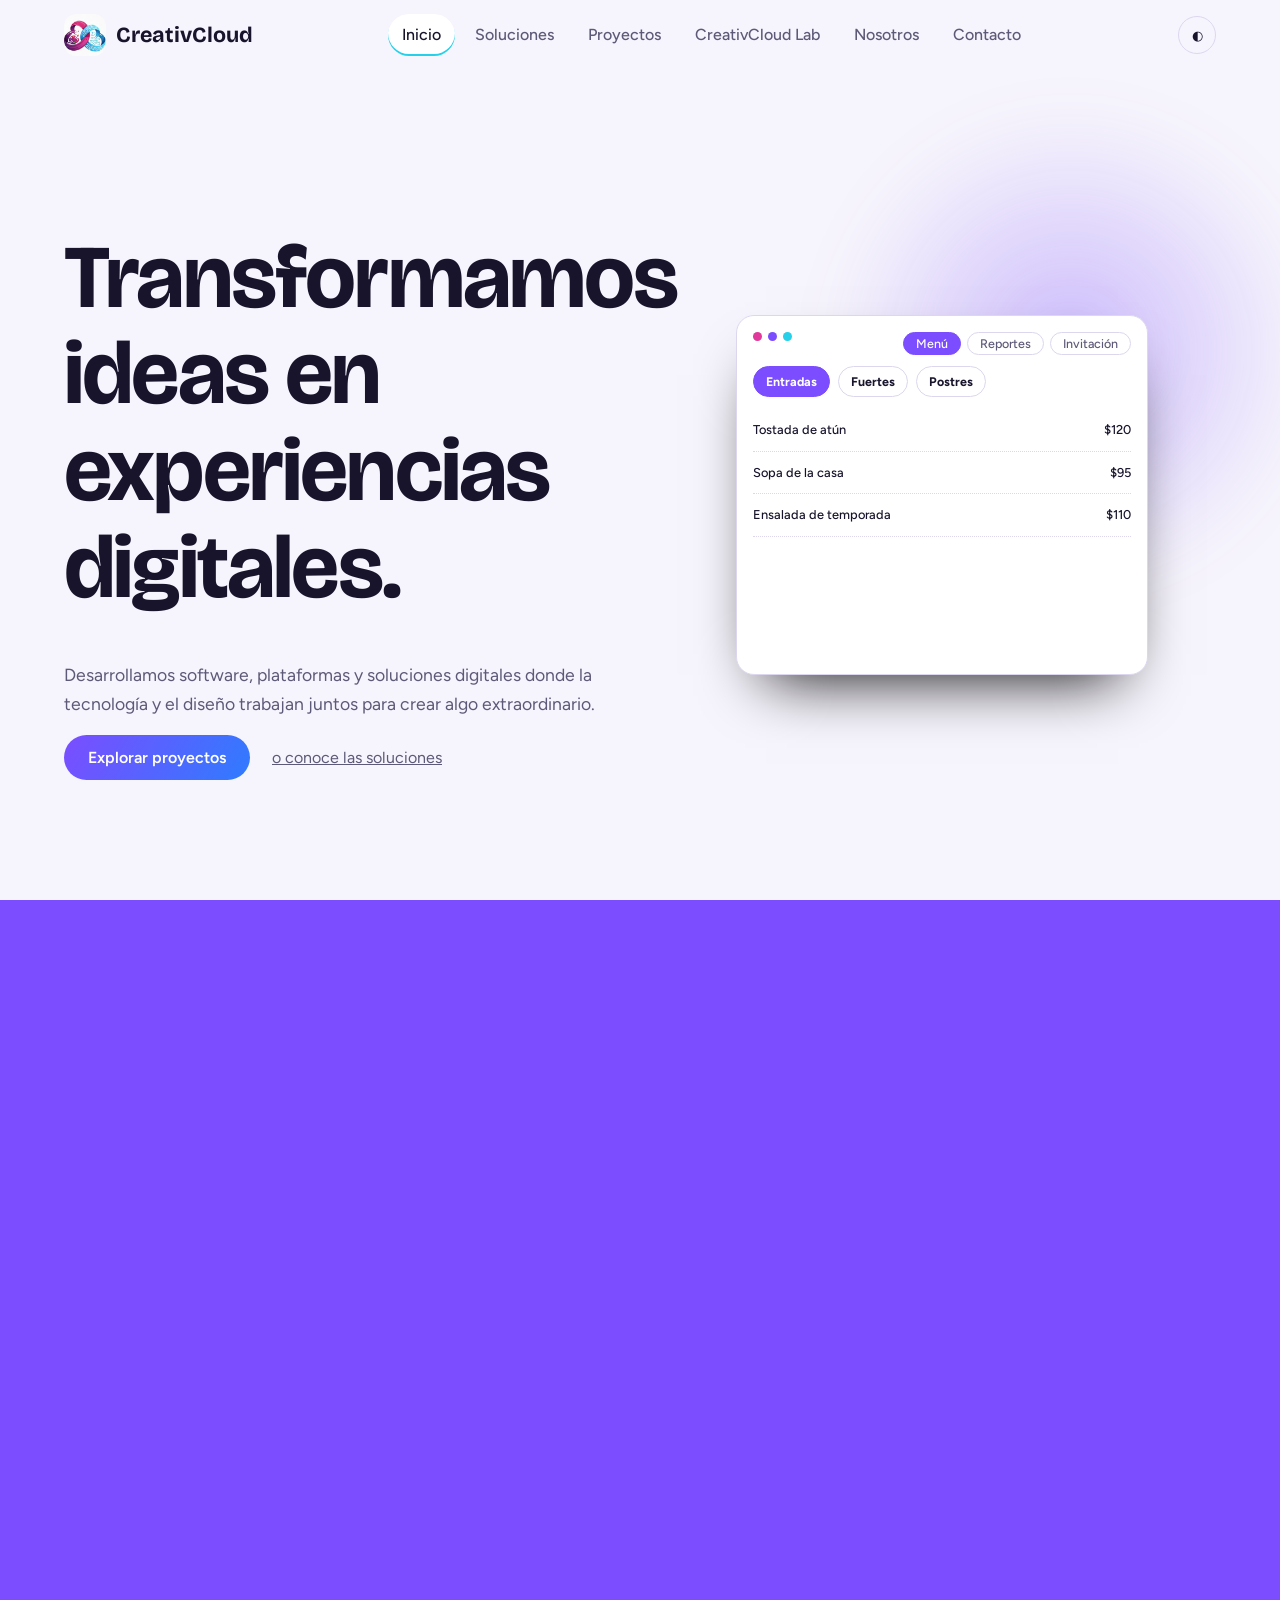
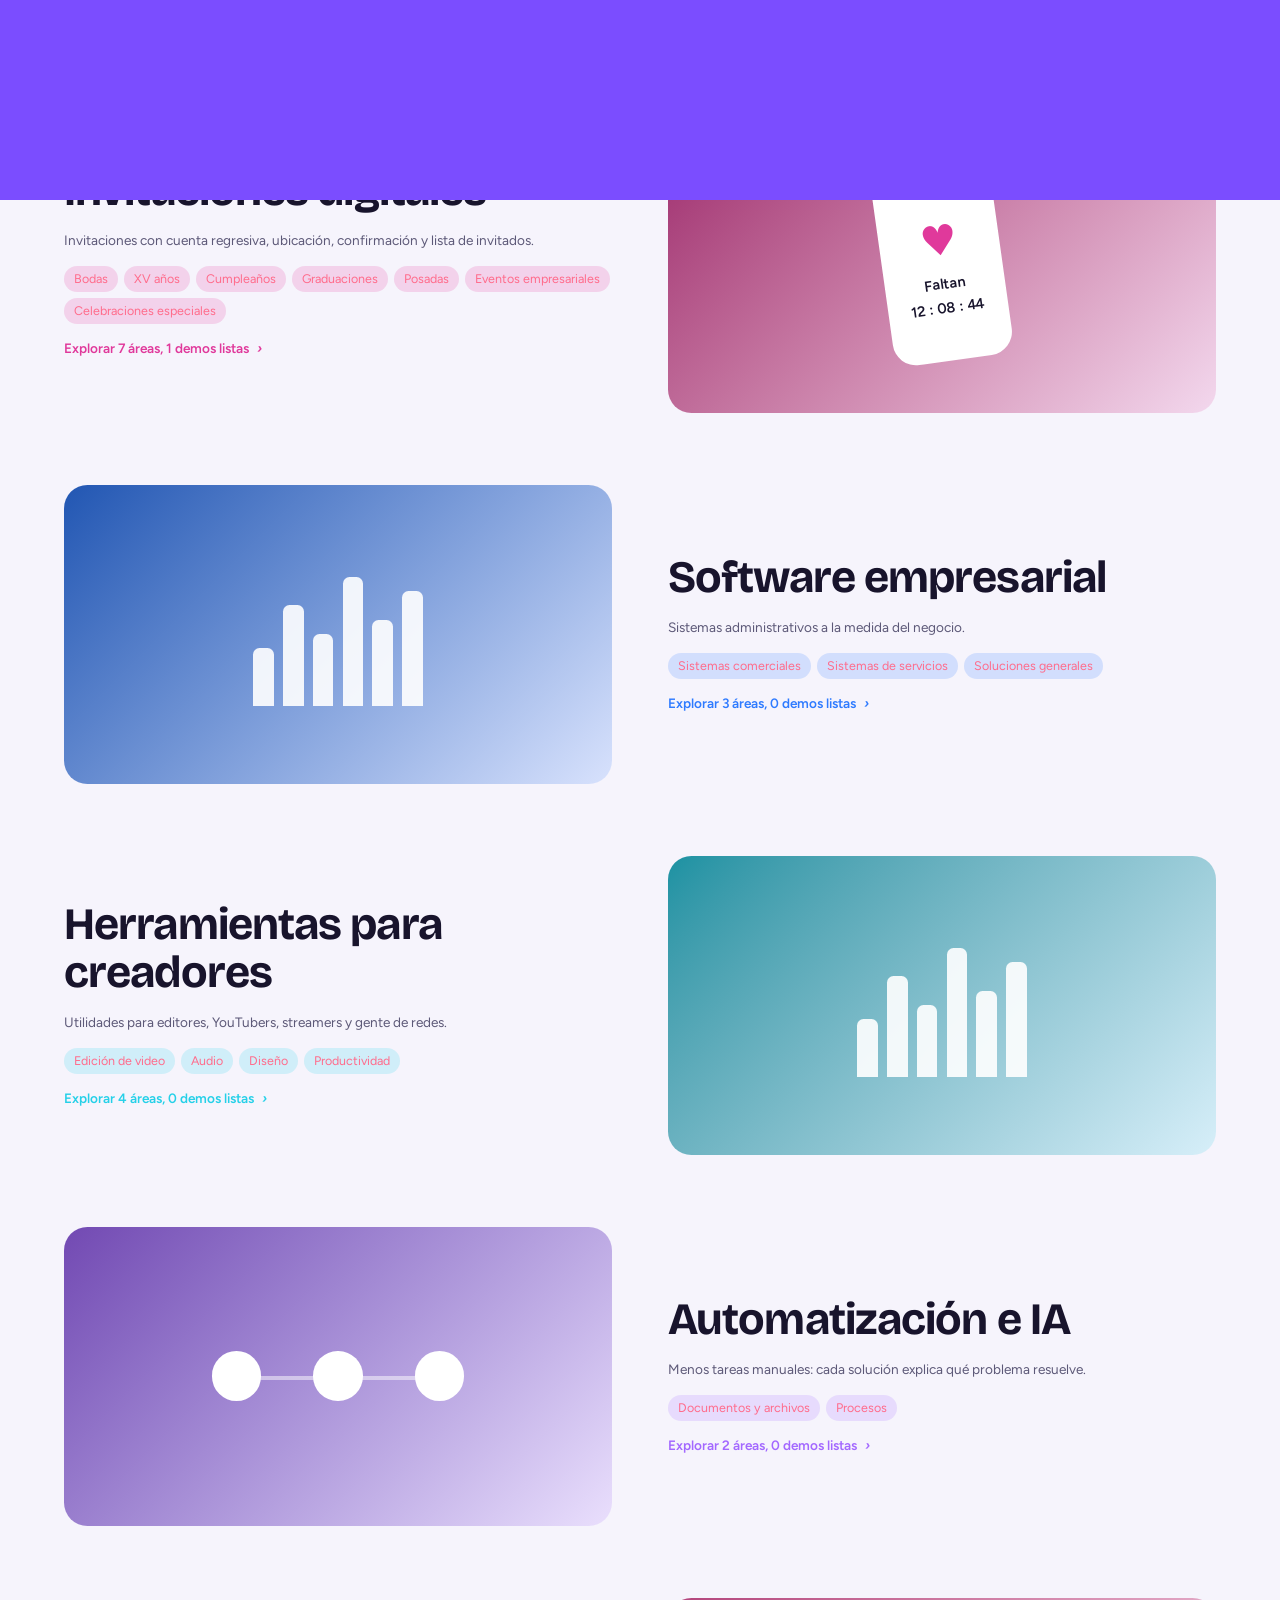
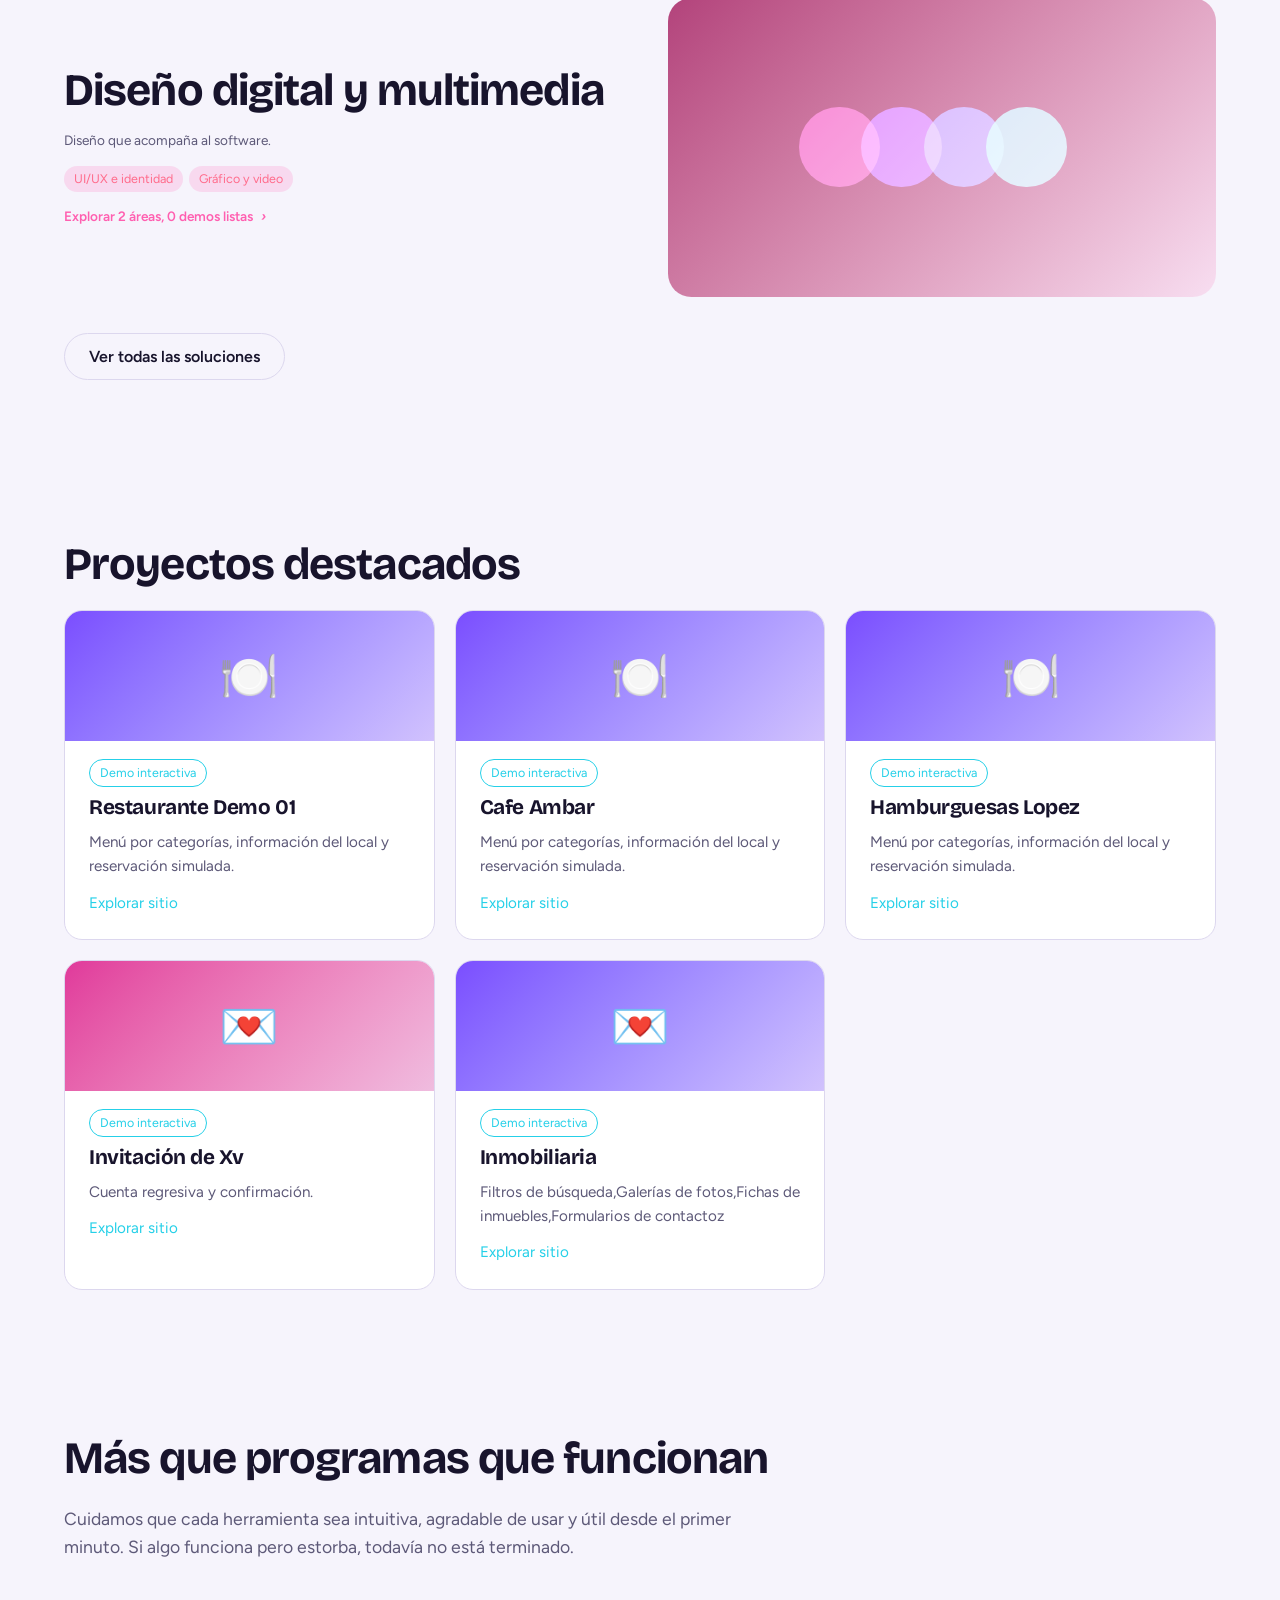
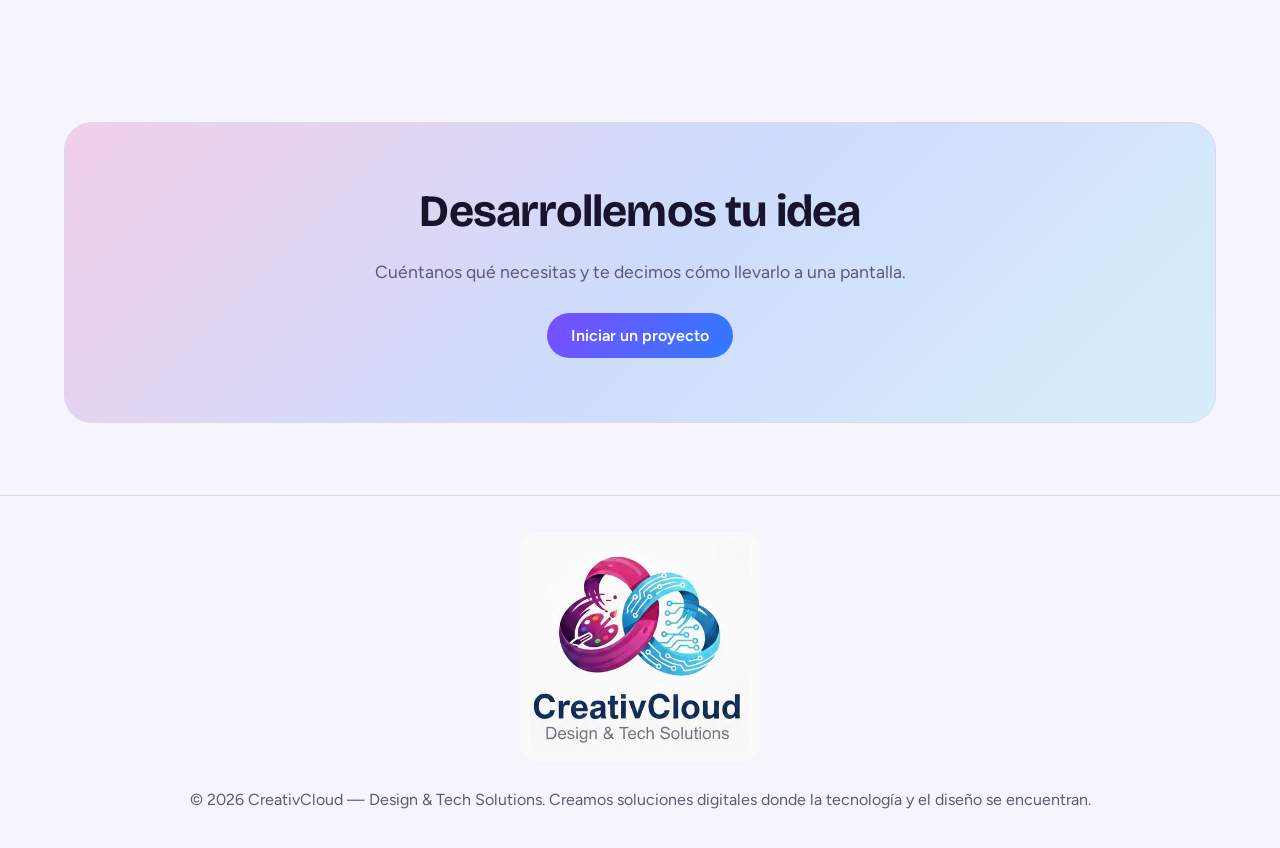
<file: index.html>
<!DOCTYPE html>
<html lang="es"><head><meta charset="utf-8">
<meta name="viewport" content="width=device-width, initial-scale=1, viewport-fit=cover">
<title>CreativCloud — Design & Tech Solutions</title>
<meta name="description" content="CreativCloud desarrolla software, plataformas y experiencias digitales donde la tecnología y el diseño trabajan juntos.">
<link rel="stylesheet" href="https://fonts.googleapis.com/css2?family=Bricolage+Grotesque:opsz,wght@12..96,500;12..96,700&family=Figtree:wght@400;500;600&display=swap">
<link rel="stylesheet" href="assets/styles.css">
</head><body>
<div id="ld"><span class="mark"><i></i></span></div><div id="cv"></div>
<header id="hd"><a class="logo" href="#inicio" id="lg"></a><button id="bt" aria-label="Abrir menú" aria-expanded="false">Menú</button><nav id="nv"></nav><button id="th" aria-label="Cambiar tema claro u oscuro">◐</button></header>
<main id="app"></main>
<footer><div class="fp2"><img id="fl" alt="CreativCloud, Design &amp; Tech Solutions"></div><br>© 2026 CreativCloud — Design &amp; Tech Solutions. Creamos soluciones digitales donde la tecnología y el diseño se encuentran.</footer>
<script src="assets/app.js"></script>
</body></html>
</file>
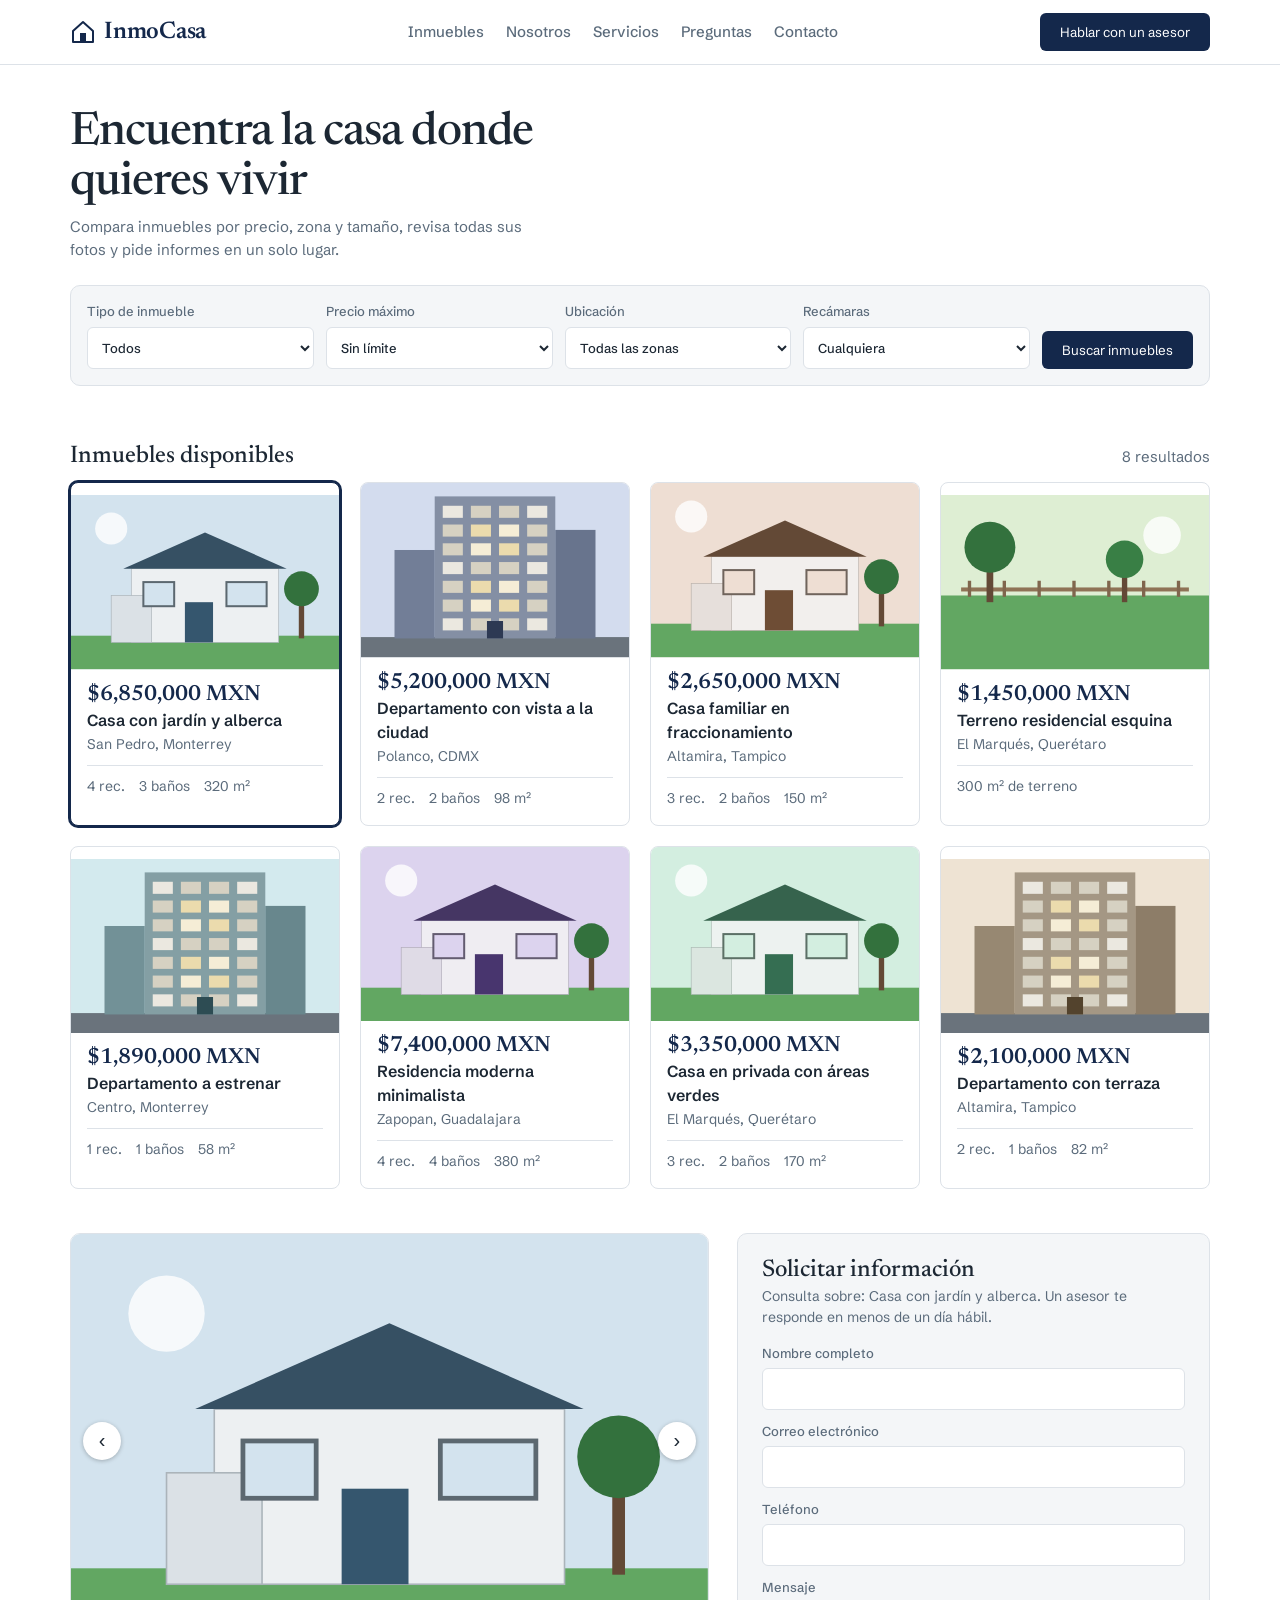
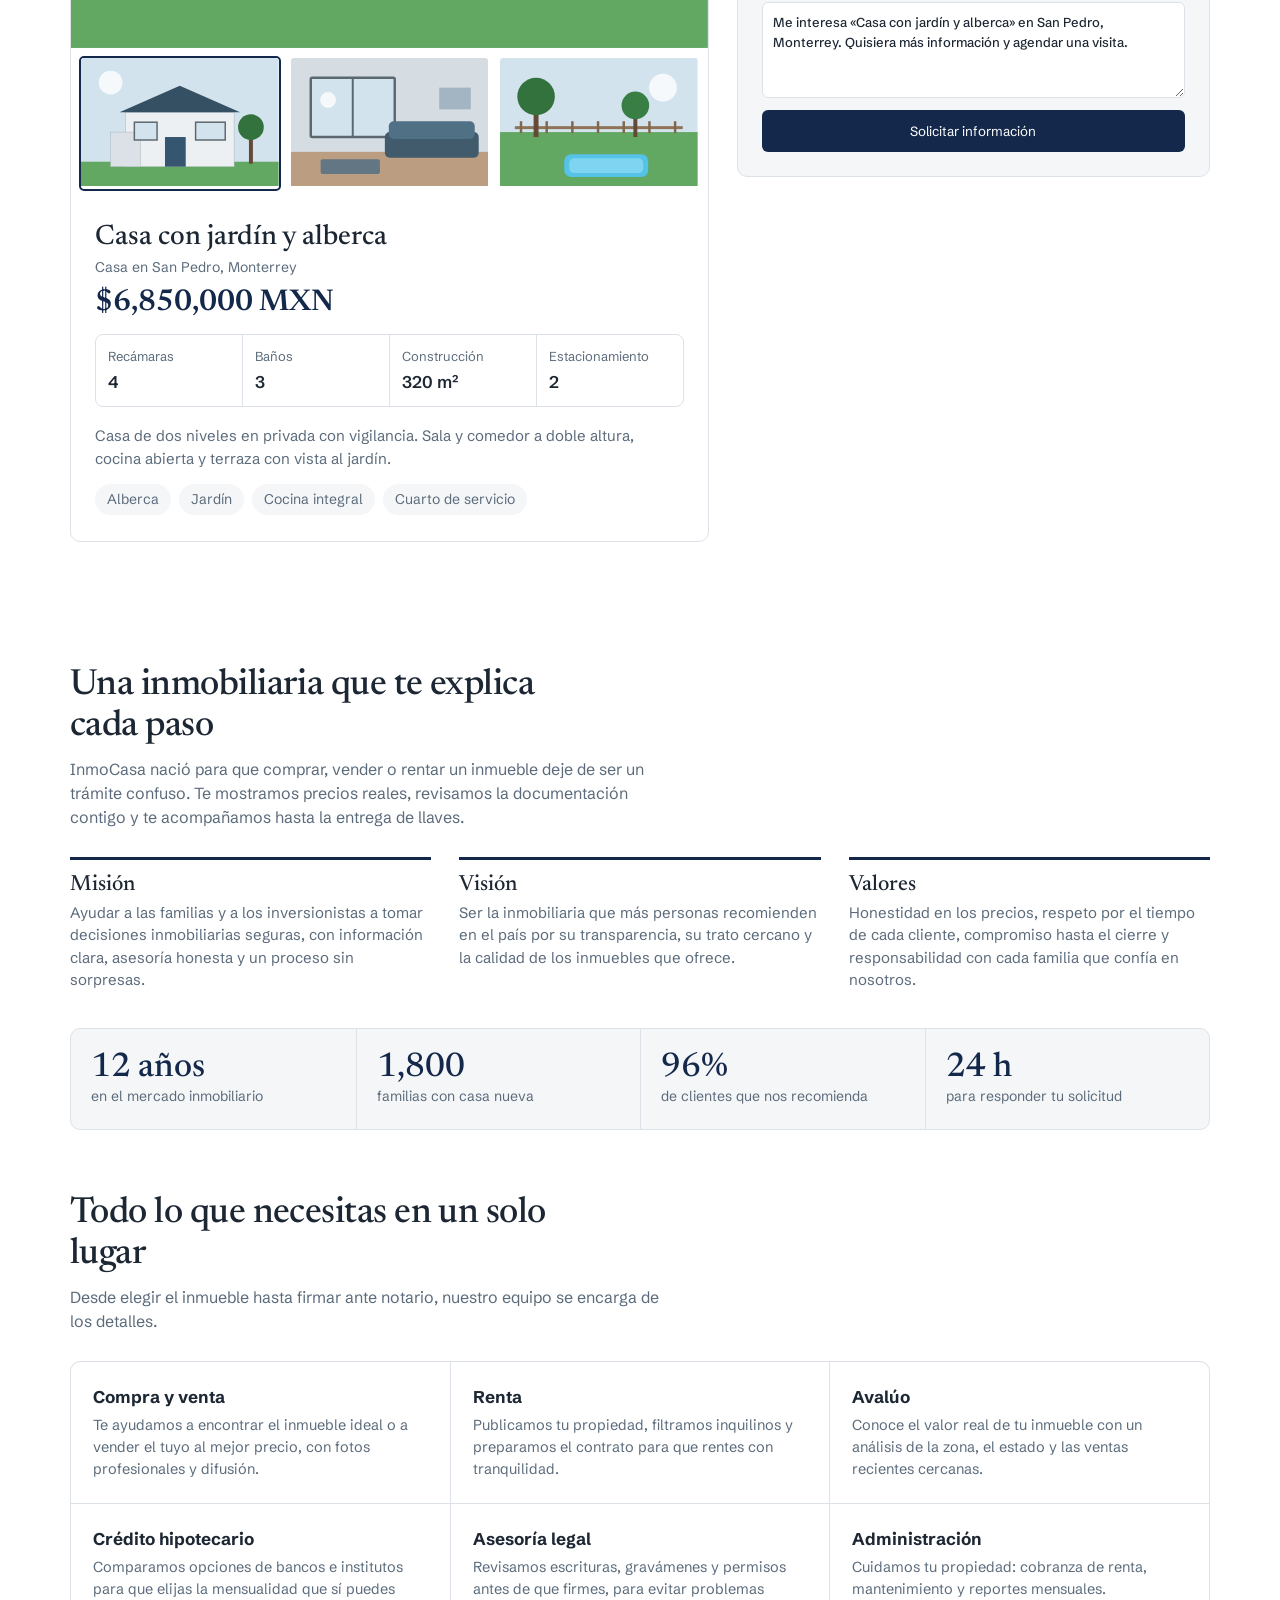
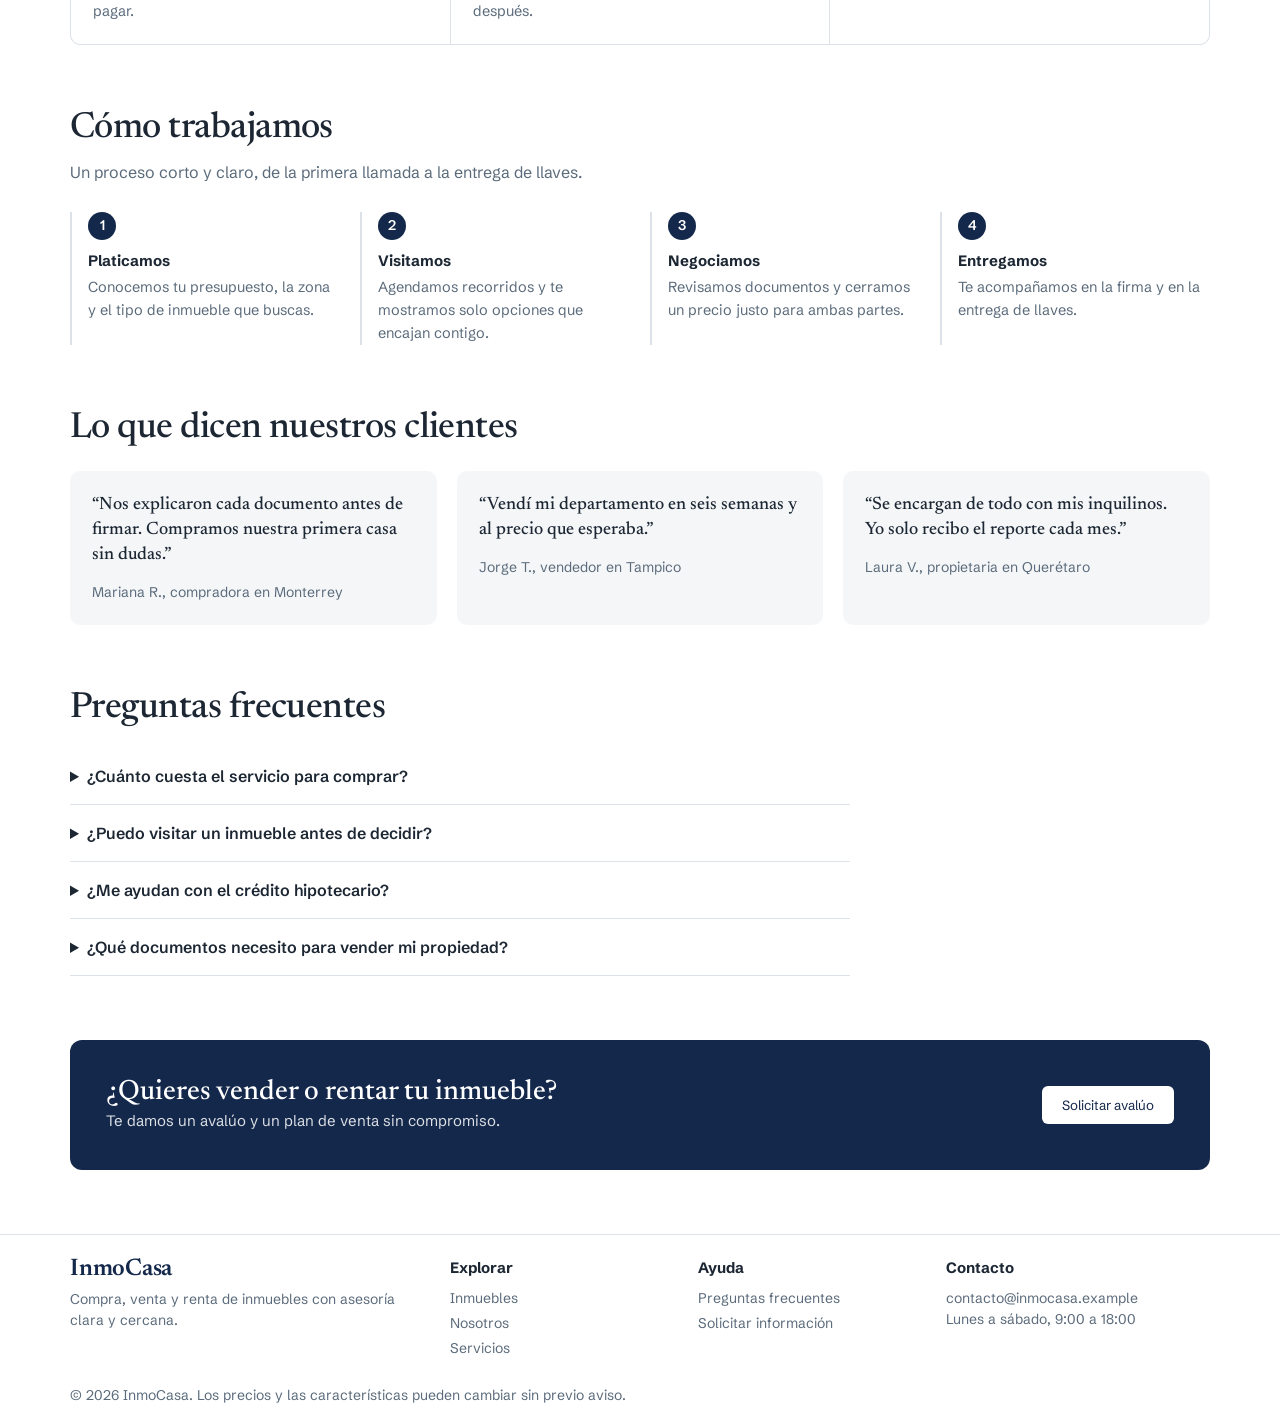
<file: demos/desarrollo-web/inmobiliarias/inmb-1/index.html>
<!DOCTYPE html>
<html lang="es">
<head>
<meta charset="utf-8">
<meta name="viewport" content="width=device-width, initial-scale=1, viewport-fit=cover">
<title>InmoCasa · Catálogo de inmuebles</title>
<link rel="stylesheet" href="https://fonts.googleapis.com/css2?family=Schibsted+Grotesk:wght@400;500;600;700&family=Newsreader:opsz,wght@6..72,500;6..72,600&display=swap">
<style>
:root{--bg:#fff;--surface:#f4f6f8;--line:#dde2e8;--ink:#1c2733;--slate:#5b6b7b;--navy:#14284b;--navy-h:#1d3a6b;--on-navy:#fff;--ok:#1f7a4d;
box-sizing:border-box;padding-top:env(safe-area-inset-top,0px);padding-bottom:env(safe-area-inset-bottom,0px);color-scheme:light}
@media (prefers-color-scheme:dark){:root:not([data-theme="light"]){--bg:#0f161f;--surface:#18222e;--line:#2b3846;--ink:#e8edf2;--slate:#9aabbb;--navy:#5b8cd6;--navy-h:#78a2e6;--on-navy:#0b1422;--ok:#5fcf9a;color-scheme:dark}}
:root[data-theme="dark"]{--bg:#0f161f;--surface:#18222e;--line:#2b3846;--ink:#e8edf2;--slate:#9aabbb;--navy:#5b8cd6;--navy-h:#78a2e6;--on-navy:#0b1422;--ok:#5fcf9a;color-scheme:dark}
html{scroll-padding-top:env(safe-area-inset-top,0px)}
*{box-sizing:border-box}
body{margin:0;background:var(--bg);color:var(--ink);font:400 15px/1.5 "Schibsted Grotesk",system-ui,-apple-system,"Segoe UI",sans-serif}
.wrap{max-width:1180px;margin:0 auto;padding:0 20px}
header{border-bottom:1px solid var(--line)}
header .wrap{display:flex;align-items:center;justify-content:space-between;height:64px}
.logo{font:600 24px "Newsreader",Georgia,serif;color:var(--navy);display:flex;align-items:center;gap:8px;letter-spacing:-.01em}
nav{display:flex;gap:22px;color:var(--slate);font-weight:500}
nav a{color:inherit;text-decoration:none}nav a:hover{color:var(--ink)}
.btn{background:var(--navy);color:var(--on-navy);border:0;border-radius:6px;padding:11px 20px;font:600 15px inherit;font-family:inherit;cursor:pointer}
.btn:hover{background:var(--navy-h)}
:focus-visible{outline:2px solid var(--navy);outline-offset:2px}
.hero{padding:44px 0 28px}
h1{font:500 clamp(30px,4.4vw,46px)/1.08 "Newsreader",Georgia,serif;margin:0 0 8px;letter-spacing:-.02em;max-width:18ch}
.hero p{color:var(--slate);margin:0 0 24px;max-width:52ch}
.filters{display:grid;grid-template-columns:repeat(4,1fr) auto;gap:12px;background:var(--surface);border:1px solid var(--line);border-radius:10px;padding:16px;align-items:end}
.filters label{display:flex;flex-direction:column;gap:5px;font-size:13px;color:var(--slate);font-weight:500}
select{height:42px;border:1px solid var(--line);border-radius:6px;background:var(--bg);color:var(--ink);padding:0 10px;font:inherit}
.bar{display:flex;justify-content:space-between;align-items:baseline;margin:30px 0 14px}
.bar h2{font:500 24px "Newsreader",Georgia,serif;margin:0}
.bar span{color:var(--slate)}
.grid{display:grid;grid-template-columns:repeat(auto-fill,minmax(260px,1fr));gap:20px}
.card{background:var(--bg);border:1px solid var(--line);border-radius:8px;overflow:hidden;cursor:pointer;text-align:left;padding:0;font:inherit;color:inherit;display:block;width:100%}
.card:hover{border-color:var(--slate)}
.card[aria-pressed="true"]{border-color:var(--navy);box-shadow:0 0 0 2px var(--navy)}
.card svg,.slide svg{display:block;width:100%;height:auto}
.card .in{padding:14px 16px 16px}
.price{font:600 22px "Newsreader",Georgia,serif;color:var(--navy)}
.card h3{margin:2px 0 2px;font-size:16px;font-weight:600}
.loc{color:var(--slate);font-size:14px}
.meta{display:flex;gap:14px;margin-top:10px;padding-top:10px;border-top:1px solid var(--line);color:var(--slate);font-size:14px}
.empty{grid-column:1/-1;padding:40px;text-align:center;background:var(--surface);border-radius:8px;color:var(--slate)}
.detail{display:grid;grid-template-columns:1.35fr 1fr;gap:28px;margin:44px 0 60px;align-items:start}
.spec{border:1px solid var(--line);border-radius:10px;overflow:hidden}
.slider{position:relative;background:var(--surface)}
.slide{display:none}.slide.on{display:block}
.arrow{position:absolute;top:50%;transform:translateY(-50%);width:38px;height:38px;border-radius:50%;border:0;background:var(--bg);color:var(--ink);font-size:20px;cursor:pointer;box-shadow:0 1px 4px rgba(0,0,0,.25)}
.arrow.l{left:12px}.arrow.r{right:12px}
.dots{position:absolute;bottom:10px;left:0;right:0;display:flex;justify-content:center;gap:7px}
.dots button{width:9px;height:9px;border-radius:50%;border:0;background:rgba(255,255,255,.65);padding:0;cursor:pointer}
.dots button.on{background:var(--navy)}
.thumbs{display:grid;grid-template-columns:repeat(3,1fr);gap:8px;padding:8px}
.thumbs button{border:2px solid transparent;border-radius:5px;padding:0;overflow:hidden;cursor:pointer;background:none}
.thumbs button.on{border-color:var(--navy)}
.sbody{padding:22px 24px 26px}
.sbody h2{font:500 28px/1.15 "Newsreader",Georgia,serif;margin:0 0 4px}
.sbody .price{font-size:30px;display:block;margin:10px 0 16px}
dl{display:grid;grid-template-columns:repeat(4,1fr);gap:1px;background:var(--line);border:1px solid var(--line);border-radius:8px;overflow:hidden;margin:0 0 18px}
dl div{background:var(--bg);padding:12px}
dt{color:var(--slate);font-size:13px}dd{margin:2px 0 0;font-weight:600;font-size:17px}
.feat{display:flex;flex-wrap:wrap;gap:8px;margin:14px 0 0;padding:0;list-style:none}
.feat li{background:var(--surface);border-radius:999px;padding:5px 12px;font-size:14px;color:var(--slate)}
.sbody p{color:var(--slate);margin:0;max-width:62ch}
form{position:sticky;top:16px;background:var(--surface);border:1px solid var(--line);border-radius:10px;padding:24px}
form h2{font:500 24px "Newsreader",Georgia,serif;margin:0 0 4px}
form>p{margin:0 0 16px;color:var(--slate);font-size:14px}
.f{display:flex;flex-direction:column;gap:5px;margin-bottom:12px;font-size:13px;color:var(--slate);font-weight:500}
input,textarea{border:1px solid var(--line);border-radius:6px;background:var(--bg);color:var(--ink);padding:10px;font:inherit}
textarea{min-height:96px;resize:vertical}
form .btn{width:100%;padding:13px}
.ok{display:none;margin-top:14px;color:var(--ok);font-weight:600}
.sec{padding:64px 0 0}.sec h2.t{font:500 clamp(26px,3.4vw,36px)/1.12 "Newsreader",Georgia,serif;margin:0 0 10px;letter-spacing:-.015em;max-width:24ch}.sec>p.lead{color:var(--slate);max-width:60ch;margin:0 0 28px;font-size:16px}
.mv{display:grid;grid-template-columns:repeat(3,1fr);gap:28px}.mv div{border-top:3px solid var(--navy);padding-top:14px}.mv h3{font:500 22px "Newsreader",Georgia,serif;margin:0 0 6px}.mv p{margin:0;color:var(--slate)}
.stats{display:grid;grid-template-columns:repeat(4,1fr);margin-top:36px;background:var(--surface);border:1px solid var(--line);border-radius:10px}.stats div{padding:22px 20px;border-left:1px solid var(--line)}.stats div:first-child{border-left:0}.stats b{display:block;font:500 34px "Newsreader",Georgia,serif;color:var(--navy)}.stats span{color:var(--slate);font-size:14px}
.svc{display:grid;grid-template-columns:repeat(3,1fr);gap:1px;background:var(--line);border:1px solid var(--line);border-radius:10px;overflow:hidden}.svc div{background:var(--bg);padding:22px}.svc h3{margin:0 0 6px;font-size:17px}.svc p{margin:0;color:var(--slate);font-size:14.5px}
.steps{display:grid;grid-template-columns:repeat(4,1fr);gap:20px;list-style:none;padding:0;margin:0;counter-reset:s}.steps li{counter-increment:s;border-left:2px solid var(--line);padding:0 0 0 16px}.steps li::before{content:counter(s);display:grid;place-items:center;width:28px;height:28px;border-radius:50%;background:var(--navy);color:var(--on-navy);font-weight:600;font-size:14px;margin-bottom:10px}.steps b{display:block;margin-bottom:4px}.steps span{color:var(--slate);font-size:14.5px}
.quotes{display:grid;grid-template-columns:repeat(3,1fr);gap:20px}.quotes figure{margin:0;background:var(--surface);border-radius:10px;padding:22px}.quotes blockquote{margin:0 0 14px;font:500 18px/1.4 "Newsreader",Georgia,serif}.quotes figcaption{color:var(--slate);font-size:14px}
.faq{max-width:780px}.faq details{border-bottom:1px solid var(--line);padding:16px 0}.faq summary{cursor:pointer;font-weight:600;font-size:16px}.faq details p{margin:10px 0 0;color:var(--slate)}
.cta{margin-top:64px;background:var(--navy);color:var(--on-navy);border-radius:12px;padding:38px 36px;display:flex;justify-content:space-between;align-items:center;gap:20px;flex-wrap:wrap}.cta h2{font:500 28px "Newsreader",Georgia,serif;margin:0 0 4px}.cta p{margin:0;opacity:.85}.cta .btn{background:var(--bg);color:var(--navy)}.cta .btn:hover{background:var(--surface)}
footer{margin-top:64px}.fgrid{display:grid;grid-template-columns:1.6fr 1fr 1fr 1.2fr;gap:28px;padding-bottom:22px}.fgrid h4{margin:0 0 8px;color:var(--ink);font-size:15px}.fgrid a{display:block;color:var(--slate);text-decoration:none;margin-bottom:4px}.fgrid a:hover{color:var(--ink)}.fgrid p{margin:0}
@media (max-width:900px){.mv,.svc,.quotes{grid-template-columns:1fr}.steps,.stats{grid-template-columns:1fr 1fr}.stats div:nth-child(3){border-left:0}.stats div:nth-child(n+3){border-top:1px solid var(--line)}.fgrid{grid-template-columns:1fr 1fr}}
footer{border-top:1px solid var(--line);color:var(--slate);padding:22px 0;font-size:14px}
@media (max-width:900px){.filters{grid-template-columns:1fr 1fr}.filters .btn{grid-column:1/-1}.detail{grid-template-columns:1fr}form{position:static}nav{display:none}dl{grid-template-columns:repeat(2,1fr)}}
</style>
</head>
<body>
<header><div class="wrap">
<div class="logo"><svg width="26" height="26" viewBox="0 0 26 26" aria-hidden="true"><path d="M3 12 13 3l10 9v11H3z" fill="none" stroke="currentColor" stroke-width="2" stroke-linejoin="round"/><rect x="10" y="14" width="6" height="9" fill="currentColor"/></svg>InmoCasa</div>
<nav><a href="#catalogo">Inmuebles</a><a href="#nosotros">Nosotros</a><a href="#servicios">Servicios</a><a href="#preguntas">Preguntas</a><a href="#contacto">Contacto</a></nav>
<button class="btn" onclick="document.getElementById('contacto').scrollIntoView({behavior:'smooth'})">Hablar con un asesor</button>
</div></header>

<main class="wrap">
<section class="hero">
<h1>Encuentra la casa donde quieres vivir</h1>
<p>Compara inmuebles por precio, zona y tamaño, revisa todas sus fotos y pide informes en un solo lugar.</p>
<div class="filters" role="search">
<label>Tipo de inmueble<select id="fType"><option value="">Todos</option><option>Casa</option><option>Departamento</option><option>Terreno</option></select></label>
<label>Precio máximo<select id="fPrice"><option value="">Sin límite</option><option value="2000000">$2,000,000</option><option value="4000000">$4,000,000</option><option value="7000000">$7,000,000</option></select></label>
<label>Ubicación<select id="fCity"><option value="">Todas las zonas</option></select></label>
<label>Recámaras<select id="fBeds"><option value="0">Cualquiera</option><option value="1">1 o más</option><option value="2">2 o más</option><option value="3">3 o más</option><option value="4">4 o más</option></select></label>
<button class="btn" id="go">Buscar inmuebles</button>
</div>
</section>

<section id="catalogo">
<div class="bar"><h2>Inmuebles disponibles</h2><span id="count" aria-live="polite"></span></div>
<div class="grid" id="grid"></div>
</section>

<section class="detail" id="ficha">
<article class="spec" aria-live="polite">
<div class="slider" id="slider"></div>
<div class="thumbs" id="thumbs"></div>
<div class="sbody" id="sbody"></div>
</article>
<form id="contacto" onsubmit="return send(event)">
<h2>Solicitar información</h2>
<p id="formFor">Un asesor te responde en menos de un día hábil.</p>
<label class="f">Nombre completo<input required name="n" autocomplete="name"></label>
<label class="f">Correo electrónico<input required type="email" name="e" autocomplete="email"></label>
<label class="f">Teléfono<input type="tel" name="t" autocomplete="tel"></label>
<label class="f">Mensaje<textarea name="m" id="msg">Me interesa recibir más información y agendar una visita.</textarea></label>
<button class="btn" type="submit">Solicitar información</button>
<div class="ok" id="ok" role="status">Listo, recibimos tu solicitud. Te contactaremos pronto.</div>
</form>
</section>
<section class="sec" id="nosotros">
<h2 class="t">Una inmobiliaria que te explica cada paso</h2>
<p class="lead">InmoCasa nació para que comprar, vender o rentar un inmueble deje de ser un trámite confuso. Te mostramos precios reales, revisamos la documentación contigo y te acompañamos hasta la entrega de llaves.</p>
<div class="mv">
<div><h3>Misión</h3><p>Ayudar a las familias y a los inversionistas a tomar decisiones inmobiliarias seguras, con información clara, asesoría honesta y un proceso sin sorpresas.</p></div>
<div><h3>Visión</h3><p>Ser la inmobiliaria que más personas recomienden en el país por su transparencia, su trato cercano y la calidad de los inmuebles que ofrece.</p></div>
<div><h3>Valores</h3><p>Honestidad en los precios, respeto por el tiempo de cada cliente, compromiso hasta el cierre y responsabilidad con cada familia que confía en nosotros.</p></div>
</div>
<div class="stats"><div><b>12 años</b><span>en el mercado inmobiliario</span></div><div><b>1,800</b><span>familias con casa nueva</span></div><div><b>96%</b><span>de clientes que nos recomienda</span></div><div><b>24 h</b><span>para responder tu solicitud</span></div></div>
</section>

<section class="sec" id="servicios">
<h2 class="t">Todo lo que necesitas en un solo lugar</h2>
<p class="lead">Desde elegir el inmueble hasta firmar ante notario, nuestro equipo se encarga de los detalles.</p>
<div class="svc">
<div><h3>Compra y venta</h3><p>Te ayudamos a encontrar el inmueble ideal o a vender el tuyo al mejor precio, con fotos profesionales y difusión.</p></div>
<div><h3>Renta</h3><p>Publicamos tu propiedad, filtramos inquilinos y preparamos el contrato para que rentes con tranquilidad.</p></div>
<div><h3>Avalúo</h3><p>Conoce el valor real de tu inmueble con un análisis de la zona, el estado y las ventas recientes cercanas.</p></div>
<div><h3>Crédito hipotecario</h3><p>Comparamos opciones de bancos e institutos para que elijas la mensualidad que sí puedes pagar.</p></div>
<div><h3>Asesoría legal</h3><p>Revisamos escrituras, gravámenes y permisos antes de que firmes, para evitar problemas después.</p></div>
<div><h3>Administración</h3><p>Cuidamos tu propiedad: cobranza de renta, mantenimiento y reportes mensuales.</p></div>
</div>
</section>

<section class="sec">
<h2 class="t">Cómo trabajamos</h2>
<p class="lead">Un proceso corto y claro, de la primera llamada a la entrega de llaves.</p>
<ol class="steps">
<li><b>Platicamos</b><span>Conocemos tu presupuesto, la zona y el tipo de inmueble que buscas.</span></li>
<li><b>Visitamos</b><span>Agendamos recorridos y te mostramos solo opciones que encajan contigo.</span></li>
<li><b>Negociamos</b><span>Revisamos documentos y cerramos un precio justo para ambas partes.</span></li>
<li><b>Entregamos</b><span>Te acompañamos en la firma y en la entrega de llaves.</span></li>
</ol>
</section>

<section class="sec">
<h2 class="t">Lo que dicen nuestros clientes</h2>
<div class="quotes" style="margin-top:22px">
<figure><blockquote>“Nos explicaron cada documento antes de firmar. Compramos nuestra primera casa sin dudas.”</blockquote><figcaption>Mariana R., compradora en Monterrey</figcaption></figure>
<figure><blockquote>“Vendí mi departamento en seis semanas y al precio que esperaba.”</blockquote><figcaption>Jorge T., vendedor en Tampico</figcaption></figure>
<figure><blockquote>“Se encargan de todo con mis inquilinos. Yo solo recibo el reporte cada mes.”</blockquote><figcaption>Laura V., propietaria en Querétaro</figcaption></figure>
</div>
</section>

<section class="sec" id="preguntas">
<h2 class="t">Preguntas frecuentes</h2>
<div class="faq" style="margin-top:18px">
<details><summary>¿Cuánto cuesta el servicio para comprar?</summary><p>Si compras, no pagas comisión a InmoCasa: la comisión la cubre quien vende.</p></details>
<details><summary>¿Puedo visitar un inmueble antes de decidir?</summary><p>Sí. Solicita información en la ficha del inmueble y agendamos una visita en el horario que prefieras.</p></details>
<details><summary>¿Me ayudan con el crédito hipotecario?</summary><p>Sí. Comparamos opciones y te ayudamos a reunir los documentos para tu solicitud.</p></details>
<details><summary>¿Qué documentos necesito para vender mi propiedad?</summary><p>Escritura, identificación oficial, comprobante de predial al corriente y constancia de no adeudo de servicios.</p></details>
</div>
</section>

<section class="cta"><div><h2>¿Quieres vender o rentar tu inmueble?</h2><p>Te damos un avalúo y un plan de venta sin compromiso.</p></div><button class="btn" onclick="document.getElementById('contacto').scrollIntoView({behavior:'smooth'})">Solicitar avalúo</button></section>
</main>
<footer><div class="wrap"><div class="fgrid">
<div><div class="logo" style="margin-bottom:8px">InmoCasa</div><p>Compra, venta y renta de inmuebles con asesoría clara y cercana.</p></div>
<div><h4>Explorar</h4><a href="#catalogo">Inmuebles</a><a href="#nosotros">Nosotros</a><a href="#servicios">Servicios</a></div>
<div><h4>Ayuda</h4><a href="#preguntas">Preguntas frecuentes</a><a href="#contacto">Solicitar información</a></div>
<div><h4>Contacto</h4><p>contacto@inmocasa.example</p><p>Lunes a sábado, 9:00 a 18:00</p></div>
</div>© 2026 InmoCasa. Los precios y las características pueden cambiar sin previo aviso.</div></footer>

<script>
var P=[
{id:1,t:'Casa',name:'Casa con jardín y alberca',city:'San Pedro, Monterrey',price:6850000,beds:4,baths:3,m2:320,lot:450,park:2,hue:205,feat:['Alberca','Jardín','Cocina integral','Cuarto de servicio'],d:'Casa de dos niveles en privada con vigilancia. Sala y comedor a doble altura, cocina abierta y terraza con vista al jardín.'},
{id:2,t:'Departamento',name:'Departamento con vista a la ciudad',city:'Polanco, CDMX',price:5200000,beds:2,baths:2,m2:98,lot:0,park:1,hue:220,feat:['Gimnasio','Roof garden','Seguridad 24 h'],d:'Piso 14 con ventanales de piso a techo, cocina equipada y balcón. El edificio tiene gimnasio y terraza compartida.'},
{id:3,t:'Casa',name:'Casa familiar en fraccionamiento',city:'Altamira, Tampico',price:2650000,beds:3,baths:2,m2:150,lot:200,park:2,hue:25,feat:['Patio','Cochera techada','Cerca de escuelas'],d:'Casa de una planta, lista para habitar, en zona tranquila con parque y escuelas a unas cuadras.'},
{id:4,t:'Terreno',name:'Terreno residencial esquina',city:'El Marqués, Querétaro',price:1450000,beds:0,baths:0,m2:0,lot:300,park:0,hue:95,feat:['Esquina','Servicios a pie de lote','Escritura lista'],d:'Terreno plano de 300 m² en esquina, con agua, luz y drenaje en la calle. Ideal para construir casa propia.'},
{id:5,t:'Departamento',name:'Departamento a estrenar',city:'Centro, Monterrey',price:1890000,beds:1,baths:1,m2:58,lot:0,park:1,hue:190,feat:['A estrenar','Mascotas permitidas','Lobby'],d:'Departamento de una recámara cerca de transporte y oficinas. Entrega inmediata con cocina y closets incluidos.'},
{id:6,t:'Casa',name:'Residencia moderna minimalista',city:'Zapopan, Guadalajara',price:7400000,beds:4,baths:4,m2:380,lot:420,park:3,hue:260,feat:['Domótica','Jardín','Estudio'],d:'Diseño contemporáneo con luz natural en todos los espacios, cuatro recámaras con baño propio y estudio en planta alta.'},
{id:7,t:'Casa',name:'Casa en privada con áreas verdes',city:'El Marqués, Querétaro',price:3350000,beds:3,baths:2,m2:170,lot:160,park:2,hue:150,feat:['Casa club','Parque','Vigilancia'],d:'Casa de dos niveles en privada con casa club, ciclovía y áreas verdes. Cocina con barra y vestidor en la principal.'},
{id:8,t:'Departamento',name:'Departamento con terraza',city:'Altamira, Tampico',price:2100000,beds:2,baths:1,m2:82,lot:0,park:1,hue:35,feat:['Terraza','Elevador','Bodega'],d:'Departamento luminoso con terraza privada, cerca de la zona comercial. Incluye bodega y un cajón de estacionamiento.'}
];
var cur=P[0],si=0,$=function(i){return document.getElementById(i)};
function money(n){return '$'+n.toLocaleString('es-MX')+' MXN'}
function scene(p,v){
 var h=p.hue,s='<svg viewBox="0 0 400 260" xmlns="http://www.w3.org/2000/svg" role="img" aria-label="Foto de '+p.name+'">';
 var sky='hsl('+h+',45%,88%)',wall='hsl('+h+',18%,'+(v==1?86:94)+'%)',roof='hsl('+h+',30%,30%)',gr='hsl(120,28%,52%)';
 if(v==1){
  s+='<rect width="400" height="260" fill="'+wall+'"/><rect y="190" width="400" height="70" fill="hsl(30,30%,62%)"/>'
   +'<rect x="40" y="40" width="170" height="120" rx="3" fill="'+sky+'" stroke="hsl('+h+',10%,40%)" stroke-width="5"/><line x1="125" y1="40" x2="125" y2="160" stroke="hsl('+h+',10%,40%)" stroke-width="4"/>'
   +'<circle cx="75" cy="85" r="16" fill="#fff" opacity=".8"/>'
   +'<rect x="190" y="150" width="190" height="52" rx="10" fill="hsl('+h+',25%,34%)"/><rect x="198" y="128" width="174" height="36" rx="10" fill="hsl('+h+',25%,42%)"/>'
   +'<rect x="300" y="60" width="64" height="44" fill="hsl('+h+',20%,70%)"/><rect x="60" y="205" width="120" height="30" rx="4" fill="hsl('+h+',15%,45%)"/>';
 }else if(v==2||p.t=='Terreno'){
  s+='<rect width="400" height="260" fill="'+sky+'"/><circle cx="330" cy="60" r="28" fill="#fff" opacity=".8"/><rect y="150" width="400" height="110" fill="'+gr+'"/>'
   +'<rect x="30" y="138" width="340" height="6" fill="hsl(30,25%,45%)"/>';
  for(var i=0;i<7;i++)s+='<rect x="'+(40+i*52)+'" y="128" width="5" height="24" fill="hsl(30,25%,40%)"/>';
  s+='<rect x="68" y="90" width="10" height="70" fill="hsl(25,30%,30%)"/><circle cx="73" cy="78" r="38" fill="hsl(130,38%,32%)"/>'
   +'<rect x="270" y="105" width="8" height="55" fill="hsl(25,30%,30%)"/><circle cx="274" cy="96" r="28" fill="hsl(130,38%,36%)"/>';
  if(p.t!='Terreno')s+='<rect x="130" y="195" width="170" height="46" rx="14" fill="hsl(195,75%,62%)"/><rect x="140" y="203" width="150" height="30" rx="10" fill="hsl(195,80%,72%)"/>';
 }else if(p.t=='Departamento'){
  s+='<rect width="400" height="260" fill="'+sky+'"/><rect y="230" width="400" height="30" fill="hsl(210,8%,45%)"/>'
   +'<rect x="110" y="20" width="180" height="212" fill="hsl('+h+',15%,58%)"/><rect x="290" y="70" width="60" height="162" fill="hsl('+h+',15%,48%)"/><rect x="50" y="100" width="60" height="132" fill="hsl('+h+',15%,52%)"/>';
  for(var r=0;r<7;r++)for(var c=0;c<4;c++)s+='<rect x="'+(122+c*42)+'" y="'+(34+r*28)+'" width="30" height="18" fill="hsl(45,'+((r*c)%3?60:20)+'%,'+((r+c)%3?80:90)+'%)"/>';
  s+='<rect x="188" y="206" width="24" height="26" fill="hsl('+h+',30%,25%)"/>';
 }else{
  s+='<rect width="400" height="260" fill="'+sky+'"/><circle cx="60" cy="50" r="24" fill="#fff" opacity=".8"/><rect y="210" width="400" height="50" fill="'+gr+'"/>'
   +'<rect x="90" y="110" width="220" height="110" fill="'+wall+'" stroke="hsl('+h+',10%,70%)"/><rect x="60" y="150" width="60" height="70" fill="hsl('+h+',18%,88%)" stroke="hsl('+h+',10%,70%)"/>'
   +'<polygon points="78,110 200,56 322,110" fill="'+roof+'"/><rect x="170" y="160" width="42" height="60" fill="hsl('+h+',35%,32%)"/>'
   +'<rect x="108" y="130" width="46" height="36" fill="'+sky+'" stroke="hsl('+h+',10%,40%)" stroke-width="3"/><rect x="232" y="130" width="60" height="36" fill="'+sky+'" stroke="hsl('+h+',10%,40%)" stroke-width="3"/>'
   +'<rect x="340" y="150" width="8" height="64" fill="hsl(25,30%,30%)"/><circle cx="344" cy="140" r="26" fill="hsl(130,38%,32%)"/>';
 }
 return s+'</svg>';
}
function card(p){
 var b=p.t=='Terreno'?'<span>'+p.lot+' m² de terreno</span>':'<span>'+p.beds+' rec.</span><span>'+p.baths+' baños</span><span>'+p.m2+' m²</span>';
 return '<button class="card" data-id="'+p.id+'" aria-pressed="'+(p.id==cur.id)+'">'+scene(p,0)+'<div class="in"><div class="price">'+money(p.price)+'</div><h3>'+p.name+'</h3><div class="loc">'+p.city+'</div><div class="meta">'+b+'</div></div></button>';
}
function render(){
 var t=$('fType').value,pr=+$('fPrice').value||1e12,c=$('fCity').value,b=+$('fBeds').value;
 var L=P.filter(function(p){return(!t||p.t==t)&&p.price<=pr&&(!c||p.city==c)&&p.beds>=b});
 $('count').textContent=L.length+(L.length==1?' resultado':' resultados');
 $('grid').innerHTML=L.length?L.map(card).join(''):'<div class="empty">No hay inmuebles con esos filtros. Prueba con otra zona o un precio más alto.</div>';
}
function show(p){
 cur=p;si=0;
 $('slider').innerHTML=[0,1,2].map(function(v){return '<div class="slide'+(v==0?' on':'')+'">'+scene(p,v)+'</div>'}).join('')
  +'<button class="arrow l" aria-label="Foto anterior" data-d="-1">‹</button><button class="arrow r" aria-label="Foto siguiente" data-d="1">›</button>';
 $('thumbs').innerHTML=[0,1,2].map(function(v){return '<button data-v="'+v+'" aria-label="Ver foto '+(v+1)+'" class="'+(v==0?'on':'')+'">'+scene(p,v)+'</button>'}).join('');
 var info=p.t=='Terreno'?'<div><dt>Terreno</dt><dd>'+p.lot+' m²</dd></div><div><dt>Tipo</dt><dd>Residencial</dd></div><div><dt>Uso</dt><dd>Habitacional</dd></div><div><dt>Escritura</dt><dd>Lista</dd></div>'
  :'<div><dt>Recámaras</dt><dd>'+p.beds+'</dd></div><div><dt>Baños</dt><dd>'+p.baths+'</dd></div><div><dt>Construcción</dt><dd>'+p.m2+' m²</dd></div><div><dt>Estacionamiento</dt><dd>'+p.park+'</dd></div>';
 $('sbody').innerHTML='<h2>'+p.name+'</h2><div class="loc">'+p.t+' en '+p.city+'</div><span class="price">'+money(p.price)+'</span><dl>'+info+'</dl><p>'+p.d+'</p><ul class="feat">'+p.feat.map(function(f){return '<li>'+f+'</li>'}).join('')+'</ul>';
 $('formFor').textContent='Consulta sobre: '+p.name+'. Un asesor te responde en menos de un día hábil.';
 $('msg').value='Me interesa «'+p.name+'» en '+p.city+'. Quisiera más información y agendar una visita.';
 $('ok').style.display='none';
}
function go(i){
 var s=document.querySelectorAll('.slide'),t=document.querySelectorAll('#thumbs button');
 si=(i+3)%3;s.forEach(function(e,k){e.classList.toggle('on',k==si)});t.forEach(function(e,k){e.classList.toggle('on',k==si)});
}
function send(e){e.preventDefault();$('ok').style.display='block';return false}
(function(){
 var cs=[];P.forEach(function(p){if(cs.indexOf(p.city)<0)cs.push(p.city)});
 $('fCity').innerHTML+=cs.map(function(c){return '<option>'+c+'</option>'}).join('');
 ['fType','fPrice','fCity','fBeds'].forEach(function(i){$(i).addEventListener('change',render)});
 $('go').addEventListener('click',function(){render();$('catalogo').scrollIntoView({behavior:'smooth'})});
 $('grid').addEventListener('click',function(e){var c=e.target.closest('.card');if(!c)return;show(P.filter(function(p){return p.id==c.dataset.id})[0]);render();$('ficha').scrollIntoView({behavior:'smooth'})});
 $('slider').addEventListener('click',function(e){var a=e.target.closest('.arrow');if(a)go(si+ +a.dataset.d)});
 $('thumbs').addEventListener('click',function(e){var b=e.target.closest('button');if(b)go(+b.dataset.v)});
 render();show(P[0]);
})();
</script>
</body>
</html>
</file>
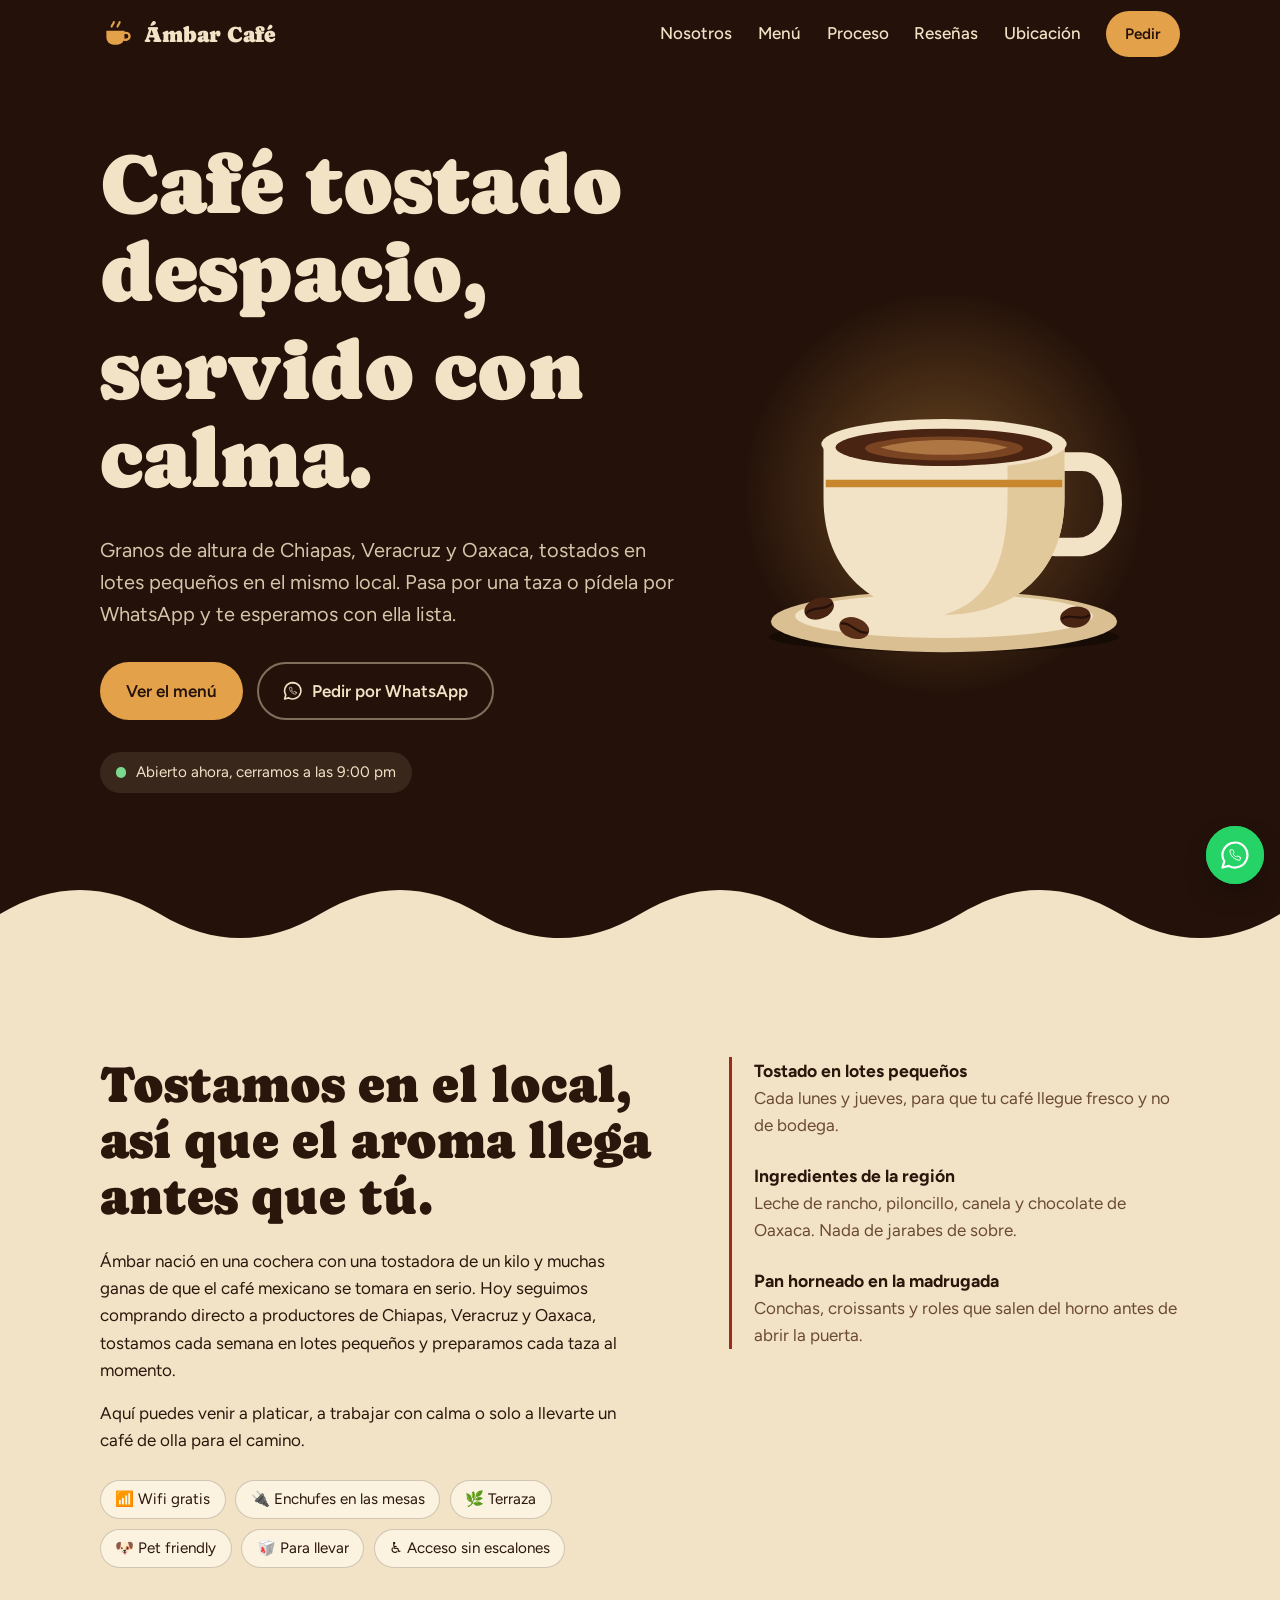
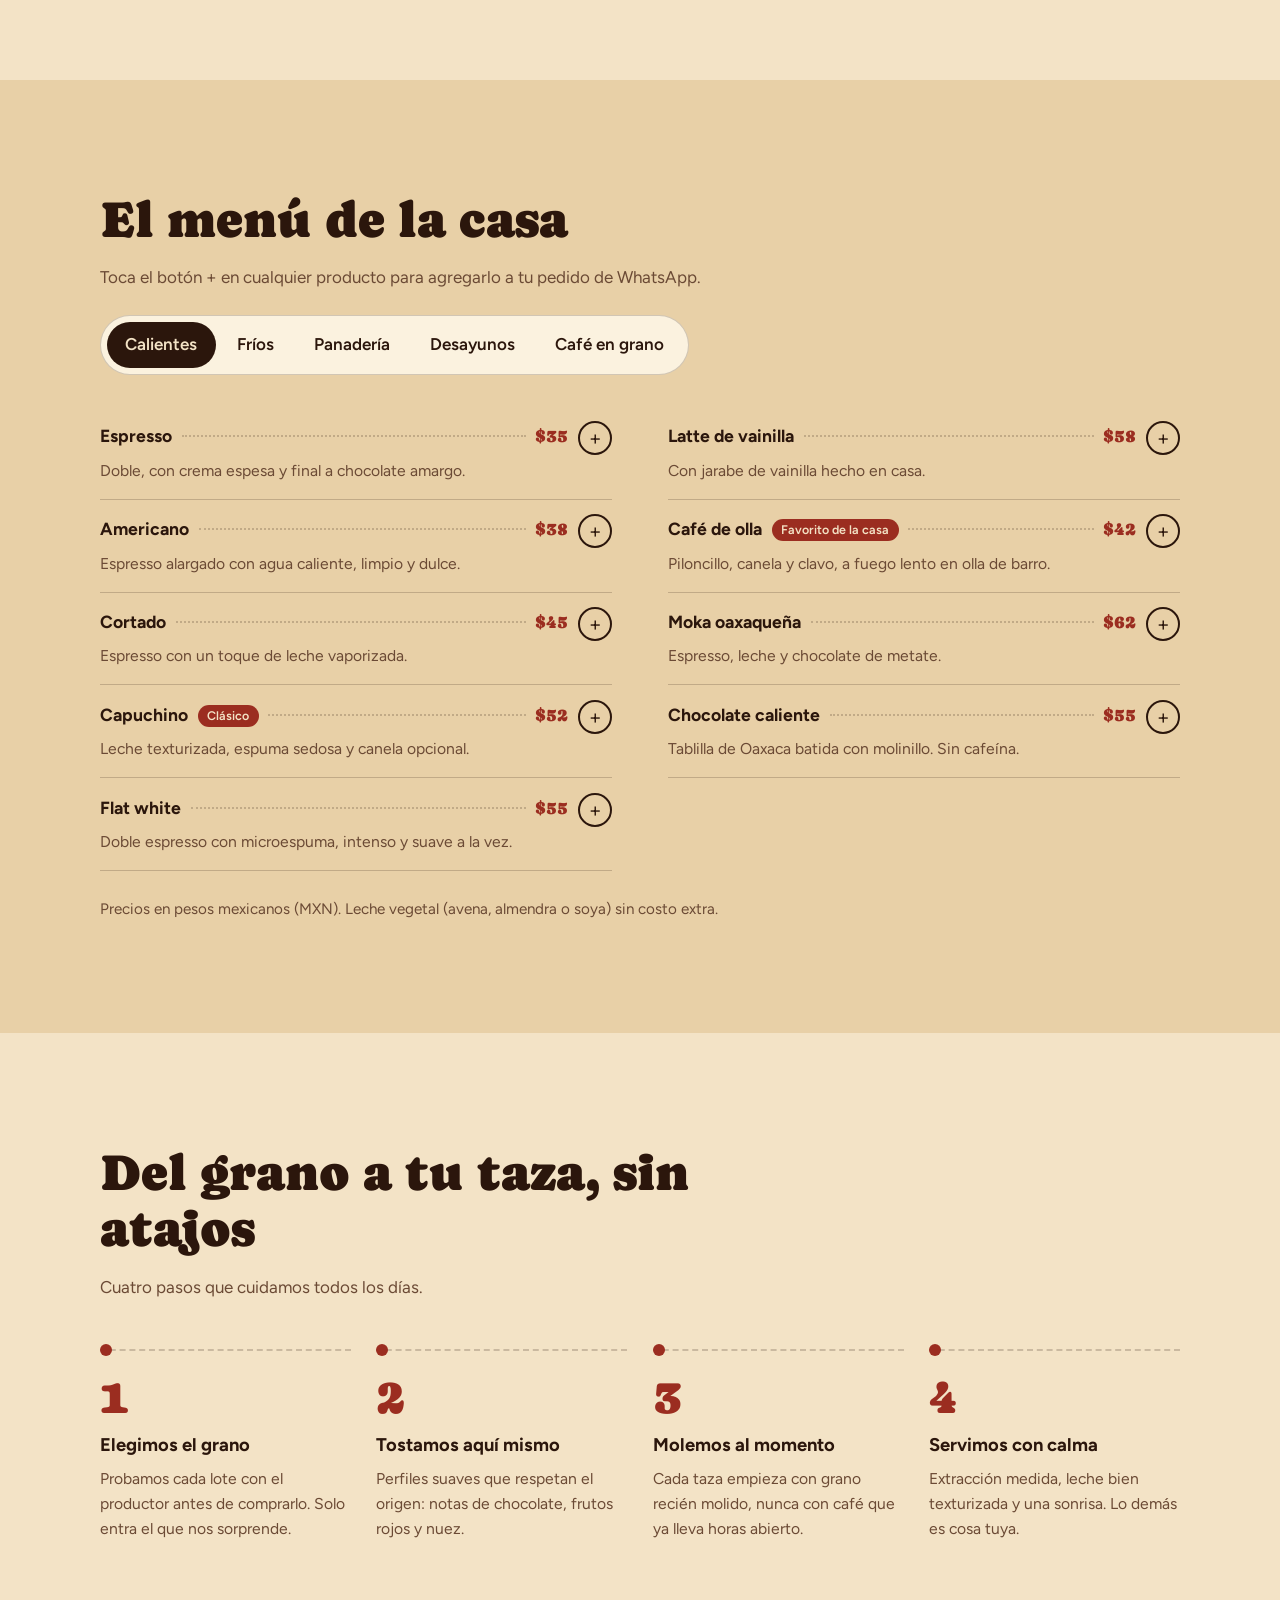
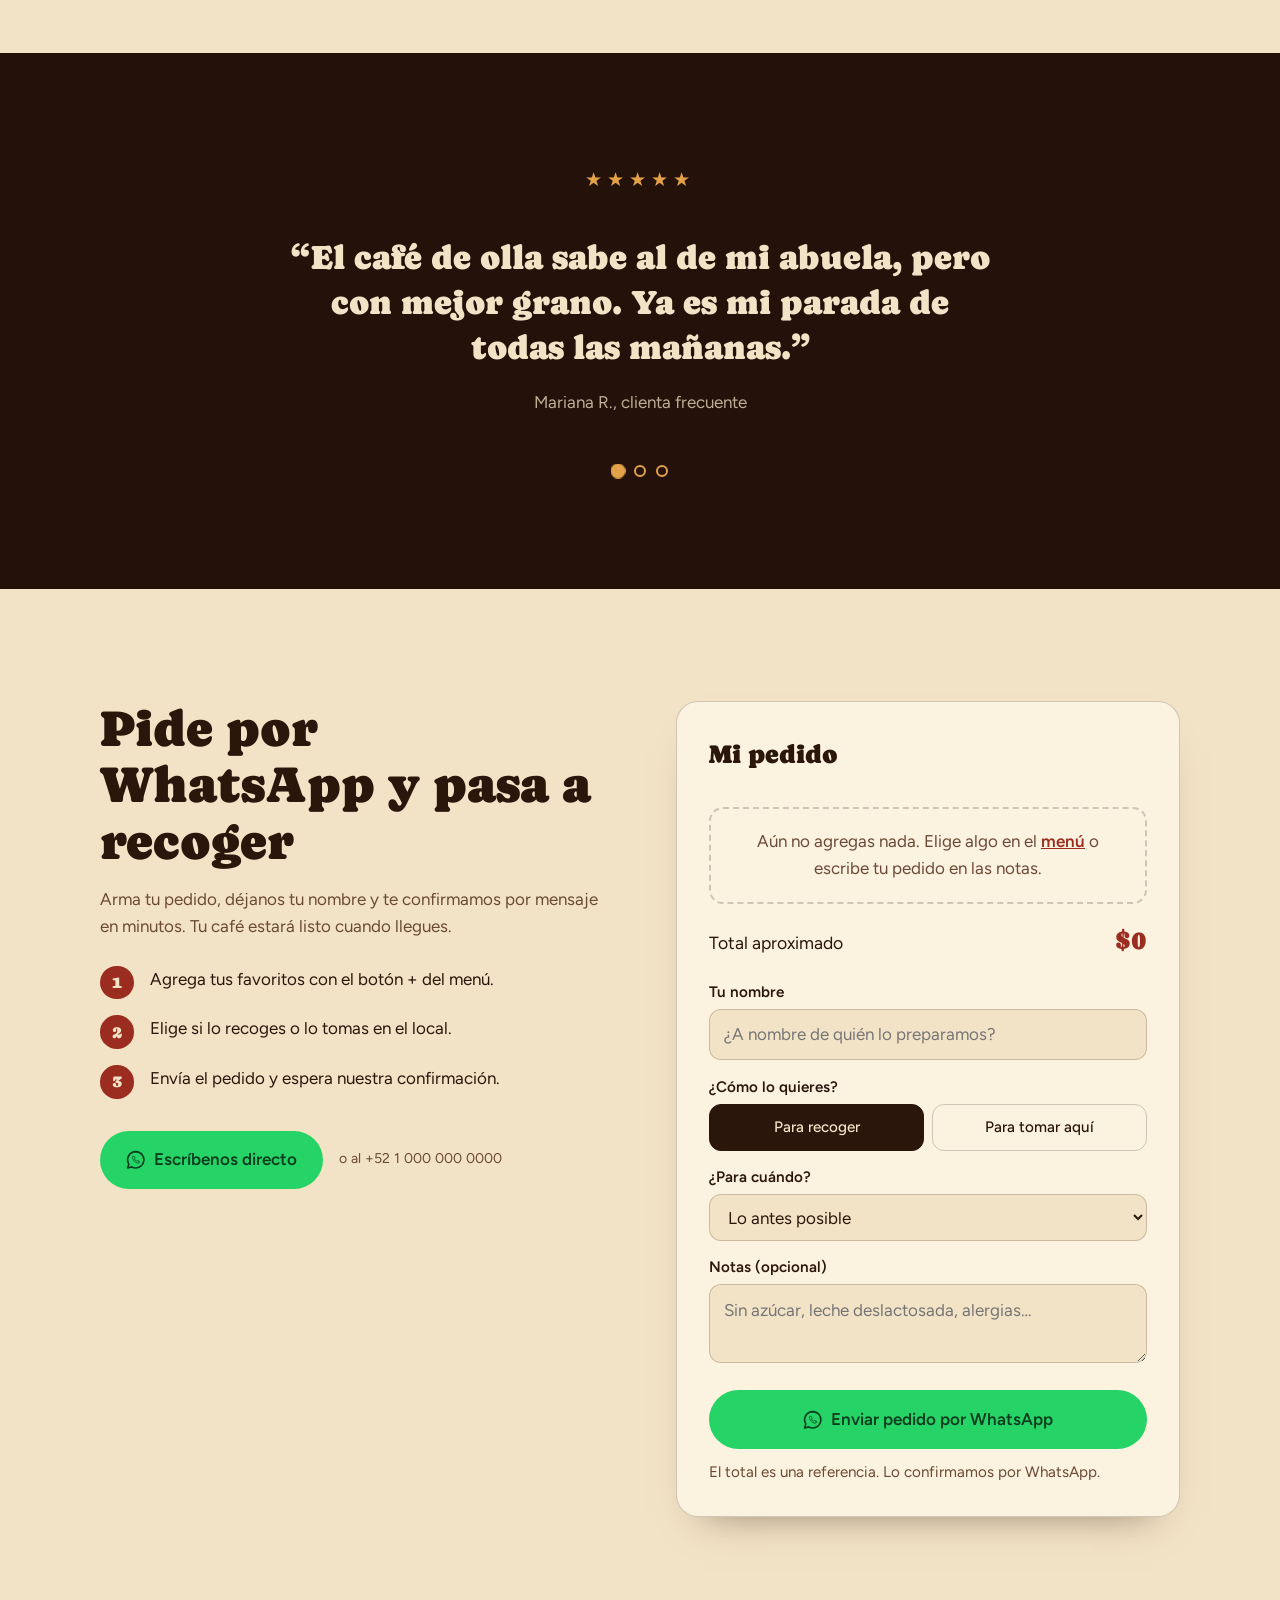
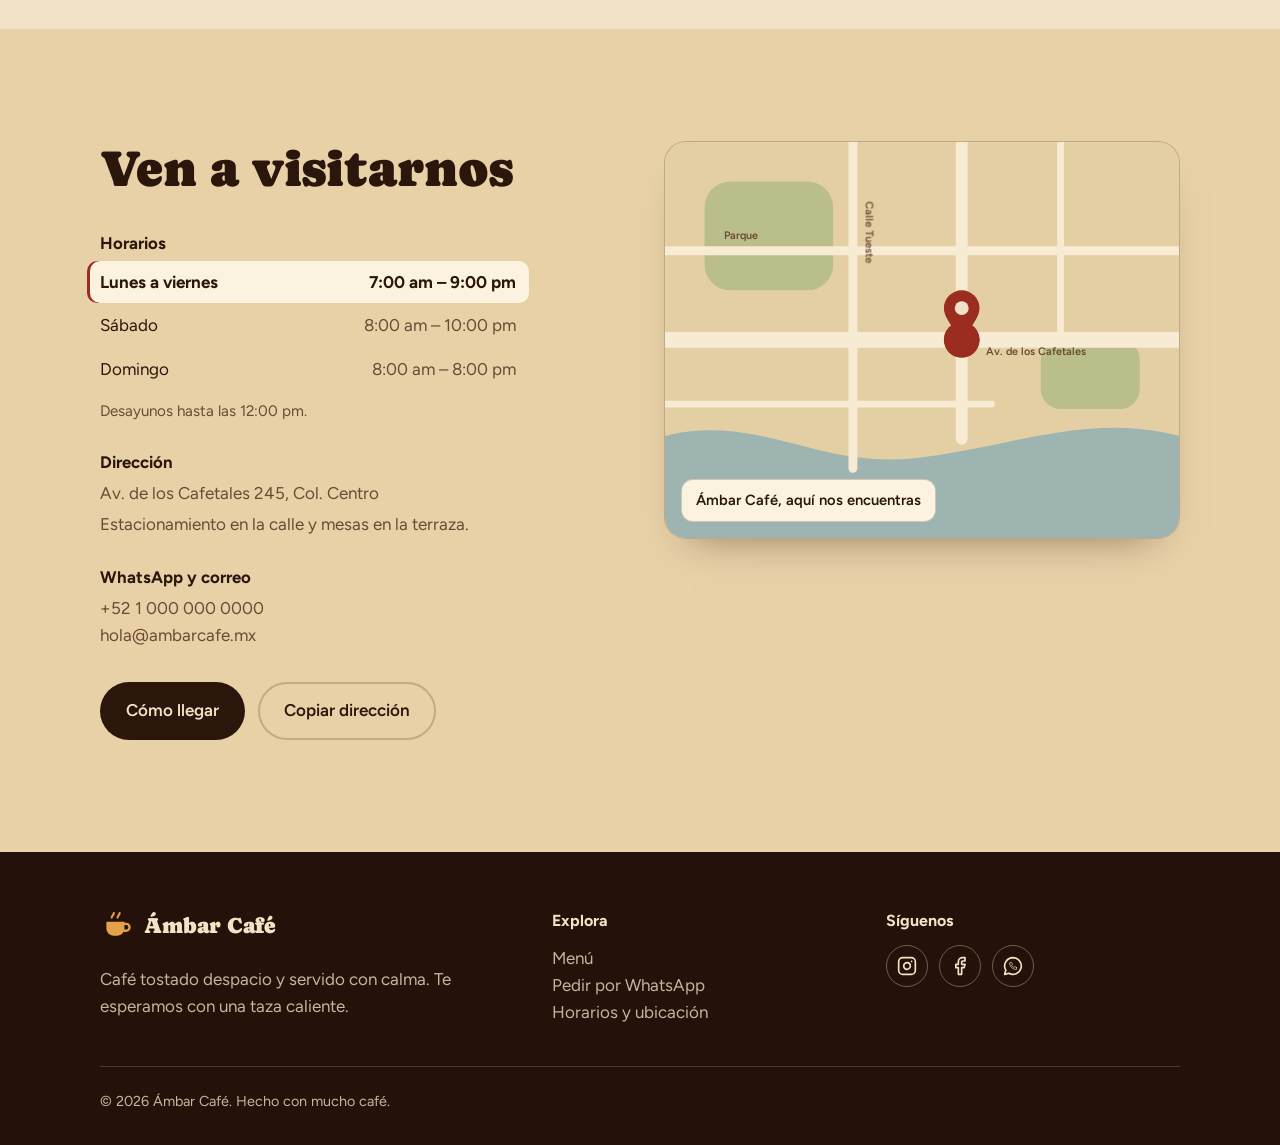
<file: demos/desarrollo-web/restaurantes/cafe-ambar/index.html>
<!DOCTYPE html>
<html lang="es">
<head>
<meta charset="utf-8">
<meta name="viewport" content="width=device-width, initial-scale=1, viewport-fit=cover">
<meta name="color-scheme" content="light dark">
<title>Ámbar Café | Café tostado despacio, servido con calma</title>
<meta name="description" content="Cafetería de especialidad con tostado propio. Mira el menú, pide por WhatsApp y encuentra cómo llegar.">
<link rel="preconnect" href="https://fonts.googleapis.com">
<link rel="preconnect" href="https://fonts.gstatic.com" crossorigin>
<link rel="stylesheet" href="https://fonts.googleapis.com/css2?family=Caprasimo&family=Figtree:wght@400;500;600;700&display=swap">
<script>document.documentElement.classList.add('js');</script>
<style>
/* ---------- Tokens ---------- */
:root{
  --esp:#24120A;      /* espresso (fijo) */
  --esp-2:#3A1D10;
  --foam:#F3E3C6;     /* espuma de leche (fijo) */
  --gold:#E3A24A;     /* caramelo (fijo) */

  --page:#F3E3C6;
  --page-2:#E8D0A7;
  --card:#FBF2DF;
  --ink:#2B160C;
  --muted:#6B4A35;
  --line:rgba(43,22,12,.2);
  --accent:#9B2D20;
  --btn-bg:#2B160C;
  --btn-ink:#F3E3C6;
  --map-bg:#E4CFA5;
  --map-road:#F7EBD4;
  --map-green:#B9BE8A;
  --map-water:#9DB4B0;
  --map-text:#6B4A35;
}
@media (prefers-color-scheme: dark){
  :root:not([data-theme="light"]){
    --page:#1C0E07; --page-2:#26130B; --card:#311910;
    --ink:#F3E3C6; --muted:#C9A98C; --line:rgba(243,227,198,.18);
    --accent:#E8A94F; --btn-bg:#E8A94F; --btn-ink:#26130B;
    --map-bg:#2B170D; --map-road:#4A2D1C; --map-green:#3B3C22; --map-water:#223836; --map-text:#C9A98C;
  }
}
:root[data-theme="dark"]{
  --page:#1C0E07; --page-2:#26130B; --card:#311910;
  --ink:#F3E3C6; --muted:#C9A98C; --line:rgba(243,227,198,.18);
  --accent:#E8A94F; --btn-bg:#E8A94F; --btn-ink:#26130B;
  --map-bg:#2B170D; --map-road:#4A2D1C; --map-green:#3B3C22; --map-water:#223836; --map-text:#C9A98C;
}

/* ---------- Base ---------- */
*,*::before,*::after{box-sizing:border-box}
:root{
  box-sizing:border-box;
  padding-top:env(safe-area-inset-top,0px);
  padding-bottom:env(safe-area-inset-bottom,0px);
}
html{
  background:var(--esp);
  scroll-behavior:smooth;
  scroll-padding-top:calc(env(safe-area-inset-top,0px) + 76px);
  -webkit-text-size-adjust:100%;
}
body{
  margin:0;
  background:var(--page);
  color:var(--ink);
  font-family:'Figtree',system-ui,-apple-system,'Segoe UI',Roboto,sans-serif;
  font-size:1.0625rem;
  line-height:1.6;
  overflow-x:hidden;
}
img,svg{max-width:100%}
a{color:inherit}
h1,h2,h3,p,ul{margin:0}
ul{padding:0;list-style:none}
button,input,select,textarea{font:inherit;color:inherit}
:focus-visible{outline:3px solid var(--gold);outline-offset:3px;border-radius:6px}
.container{width:100%;max-width:1120px;margin-inline:auto;padding-inline:1.25rem}
.display{font-family:'Caprasimo','Georgia',serif;font-weight:400}
.sr-only{position:absolute;width:1px;height:1px;overflow:hidden;clip:rect(0 0 0 0);white-space:nowrap}

/* ---------- Botones ---------- */
.btn{
  display:inline-flex;align-items:center;justify-content:center;gap:.55rem;
  padding:.85rem 1.5rem;border-radius:999px;border:2px solid transparent;
  font-weight:600;text-decoration:none;cursor:pointer;
  background:var(--btn-bg);color:var(--btn-ink);
  transition:transform .3s cubic-bezier(.2,.7,.2,1),background .3s,color .3s,border-color .3s,box-shadow .3s;
}
.btn:hover{transform:translateY(-3px);box-shadow:0 10px 22px -10px rgba(0,0,0,.5)}
.btn:active{transform:translateY(0) scale(.98)}
.btn svg{width:1.15em;height:1.15em;flex:none}
.btn-gold{background:var(--gold);color:var(--esp)}
.btn-ghost{background:transparent;color:var(--foam);border-color:rgba(243,227,198,.45)}
.btn-ghost:hover{background:rgba(243,227,198,.12);border-color:var(--foam)}
.btn-line{background:transparent;color:var(--ink);border-color:var(--line)}
.btn-line:hover{border-color:var(--ink);background:var(--card)}
.btn-sm{padding:.55rem 1.05rem;font-size:.95rem}
.btn-wa{background:#25D366;color:#0B3D1E}

/* ---------- Header ---------- */
.site-header{
  position:fixed;top:0;left:0;right:0;z-index:50;
  padding-top:env(safe-area-inset-top,0px);
  color:var(--foam);
  transition:background .4s ease,box-shadow .4s ease;
}
.site-header.scrolled{background:rgba(36,18,10,.9);-webkit-backdrop-filter:blur(10px);backdrop-filter:blur(10px);box-shadow:0 8px 24px -14px rgba(0,0,0,.7)}
.nav{display:flex;align-items:center;justify-content:space-between;gap:1rem;height:68px;max-width:1120px;margin-inline:auto;padding-inline:1.25rem}
.brand{display:inline-flex;align-items:center;gap:.6rem;text-decoration:none;font-family:'Caprasimo','Georgia',serif;font-size:1.4rem;line-height:1}
.brand svg{width:34px;height:34px;color:var(--gold);transition:transform .5s cubic-bezier(.2,.7,.2,1)}
.brand:hover svg{transform:rotate(-8deg) scale(1.08)}
.nav-links{display:flex;align-items:center;gap:1.6rem}
.nav-links a:not(.btn){position:relative;text-decoration:none;font-weight:500;padding:.3rem 0}
.nav-links a:not(.btn)::after{content:"";position:absolute;left:0;right:0;bottom:0;height:2px;background:var(--gold);transform:scaleX(0);transform-origin:left;transition:transform .35s cubic-bezier(.2,.7,.2,1)}
.nav-links a:not(.btn):hover::after{transform:scaleX(1)}
.count{display:none;min-width:1.35rem;height:1.35rem;padding:0 .35rem;border-radius:999px;background:var(--esp);color:var(--foam);font-size:.8rem;line-height:1.35rem;text-align:center}
.count.show{display:inline-block;animation:pop .45s cubic-bezier(.2,.9,.3,1.4)}
.nav-toggle{display:none;width:44px;height:44px;border:0;background:transparent;cursor:pointer;position:relative;color:var(--foam)}
.nav-toggle span{position:absolute;left:11px;right:11px;height:2px;background:currentColor;border-radius:2px;transition:transform .35s ease,opacity .25s ease,top .35s ease}
.nav-toggle span:nth-child(1){top:15px}
.nav-toggle span:nth-child(2){top:21px}
.nav-toggle span:nth-child(3){top:27px}
.nav-toggle[aria-expanded="true"] span:nth-child(1){top:21px;transform:rotate(45deg)}
.nav-toggle[aria-expanded="true"] span:nth-child(2){opacity:0}
.nav-toggle[aria-expanded="true"] span:nth-child(3){top:21px;transform:rotate(-45deg)}

/* ---------- Hero ---------- */
.hero{
  position:relative;overflow:hidden;background:var(--esp);color:var(--foam);
  padding:calc(68px + clamp(2rem,6vw,4.5rem)) 0 clamp(6.5rem,13vw,9.5rem);
}
.hero-grid{display:grid;grid-template-columns:1.1fr .9fr;gap:2rem;align-items:center}
.hero h1{font-size:clamp(2.6rem,6.6vw,5.3rem);line-height:1.04;letter-spacing:-.01em}
.ln{display:block;overflow:hidden;padding-bottom:.12em}
.ln > span{display:inline-block;animation:lineUp 1s cubic-bezier(.2,.7,.2,1) both}
.ln:nth-child(1) > span{animation-delay:.15s}
.ln:nth-child(2) > span{animation-delay:.32s}
.lede{margin-top:1.4rem;max-width:46ch;font-size:clamp(1.05rem,2vw,1.25rem);color:rgba(243,227,198,.86)}
.hero-cta{margin-top:2rem;display:flex;flex-wrap:wrap;gap:.9rem}
.status{margin-top:2rem;display:inline-flex;align-items:center;gap:.6rem;padding:.5rem 1rem;border-radius:999px;background:rgba(243,227,198,.1);font-size:.95rem}
.dot{width:.65rem;height:.65rem;border-radius:50%;background:#7bd88f;box-shadow:0 0 0 0 rgba(123,216,143,.6);animation:ping 2.2s infinite}
.status.closed .dot{background:#e58a72;animation:none}
.enter{animation:fadeUp .9s cubic-bezier(.2,.7,.2,1) both}
.d1{animation-delay:.5s}.d2{animation-delay:.65s}.d3{animation-delay:.8s}
.hero-art{display:grid;place-items:center;animation:cupIn 1.2s cubic-bezier(.2,.7,.2,1) .25s both}
.hero-art svg{width:min(100%,460px);height:auto;overflow:visible}
.steam{fill:none;stroke:var(--foam);stroke-width:6;stroke-linecap:round;opacity:0;animation:steam 5s ease-in-out infinite}
.s2{animation-delay:1.4s}.s3{animation-delay:2.8s}
.wave{position:absolute;left:0;bottom:-1px;width:100%;height:64px;overflow:hidden;line-height:0}
.wave svg{width:200%;height:100%;animation:drift 22s linear infinite}
.wave path{fill:var(--page)}

/* ---------- Secciones ---------- */
.section{padding-block:clamp(4rem,9vw,7rem)}
.section.alt{background:var(--page-2)}
.h2{font-family:'Caprasimo','Georgia',serif;font-weight:400;font-size:clamp(1.9rem,4.6vw,3.2rem);line-height:1.1;max-width:22ch}
.sub{margin-top:1rem;max-width:56ch;color:var(--muted)}
.reveal{transition:opacity .9s cubic-bezier(.2,.7,.2,1),transform .9s cubic-bezier(.2,.7,.2,1)}
.js .reveal{opacity:0;transform:translateY(18px)}
.js .reveal.in{opacity:1;transform:none}

/* Nosotros */
.about{display:grid;grid-template-columns:1.1fr .9fr;gap:clamp(2rem,6vw,5rem);align-items:start}
.about p + p{margin-top:1rem}
.about-copy{margin-top:1.4rem;max-width:56ch}
.facts{display:grid;gap:1.4rem;padding-left:1.4rem;border-left:3px solid var(--accent)}
.facts h3{font-size:1.1rem;font-weight:700}
.facts p{color:var(--muted)}
.chips{display:flex;flex-wrap:wrap;gap:.6rem;margin-top:1.6rem}
.chips li{padding:.4rem .9rem;border:1px solid var(--line);border-radius:999px;background:var(--card);font-size:.95rem;transition:transform .3s ease,border-color .3s ease}
.chips li:hover{transform:translateY(-2px);border-color:var(--accent)}

/* Menú */
.menu-head{display:flex;flex-wrap:wrap;align-items:end;justify-content:space-between;gap:1.5rem;margin-bottom:2rem}
.tabs{position:relative;display:flex;gap:.2rem;padding:.35rem;background:var(--card);border:1px solid var(--line);border-radius:999px;max-width:100%;overflow-x:auto;scrollbar-width:none}
.tabs::-webkit-scrollbar{display:none}
.tab-ind{position:absolute;top:.35rem;bottom:.35rem;left:0;width:0;border-radius:999px;background:var(--btn-bg);transition:transform .45s cubic-bezier(.2,.8,.2,1),width .45s cubic-bezier(.2,.8,.2,1)}
.tab{position:relative;z-index:1;flex:none;padding:.6rem 1.15rem;border:0;border-radius:999px;background:transparent;cursor:pointer;font-weight:600;color:var(--ink);transition:color .3s ease}
.tab[aria-selected="true"]{color:var(--btn-ink)}
.tab:not([aria-selected="true"]):hover{color:var(--accent)}
.panel[hidden]{display:none}
.panel{animation:panelIn .5s cubic-bezier(.2,.7,.2,1) both}
.menu-list{column-count:2;column-gap:3.5rem}
.mi{break-inside:avoid;padding:.9rem 0 1rem;border-bottom:1px solid var(--line);animation:panelIn .55s cubic-bezier(.2,.7,.2,1) both;animation-delay:calc(var(--i,0) * 45ms)}
.mi-top{display:flex;align-items:baseline;gap:.6rem}
.mi-name{font-weight:700;font-size:1.1rem}
.mi-tag{padding:.05rem .6rem;border-radius:999px;background:var(--accent);color:var(--page);font-size:.78rem;font-weight:600;white-space:nowrap;transform:translateY(-1px)}
.mi-leader{flex:1;min-width:14px;border-bottom:2px dotted var(--line);transform:translateY(-.3em)}
.mi-price{font-family:'Caprasimo','Georgia',serif;font-size:1.15rem;color:var(--accent)}
.mi-add{flex:none;align-self:center;width:34px;height:34px;border-radius:50%;border:2px solid var(--ink);background:transparent;cursor:pointer;font-size:1.25rem;line-height:1;display:grid;place-items:center;transition:background .25s ease,color .25s ease,transform .25s cubic-bezier(.2,.9,.3,1.4)}
.mi-add:hover{background:var(--ink);color:var(--page);transform:rotate(90deg)}
.mi-add.added{background:var(--accent);border-color:var(--accent);color:var(--page);animation:pop .45s cubic-bezier(.2,.9,.3,1.4)}
.mi-desc{margin-top:.15rem;padding-right:2.6rem;color:var(--muted);font-size:.98rem}
.menu-note{margin-top:1.6rem;color:var(--muted);font-size:.95rem}

/* Proceso */
.steps{display:grid;grid-template-columns:repeat(4,1fr);gap:1.6rem;margin-top:3rem}
.step{position:relative;padding-top:1.4rem;border-top:2px dashed var(--line)}
.step::before{content:"";position:absolute;top:-7px;left:0;width:12px;height:12px;border-radius:50%;background:var(--accent);transition:transform .4s ease}
.step:hover::before{transform:scale(1.6)}
.step-n{font-family:'Caprasimo','Georgia',serif;font-size:3rem;line-height:1;color:var(--accent)}
.step h3{margin-top:.6rem;font-size:1.15rem}
.step p{margin-top:.35rem;color:var(--muted);font-size:.98rem}
.js .steps .step.reveal{transition-delay:calc(var(--i) * 120ms)}

/* Reseñas */
.reviews{background:var(--esp);color:var(--foam);text-align:center}
.reviews .container{max-width:820px}
.stars{color:var(--gold);letter-spacing:.25em;font-size:1.2rem}
.quotes{display:grid;margin-top:1.4rem}
.quote{grid-area:1/1;opacity:0;transform:translateY(14px);transition:opacity .8s ease,transform .8s ease;pointer-events:none}
.quote.active{opacity:1;transform:none;pointer-events:auto}
.quote blockquote{margin:0;font-family:'Caprasimo','Georgia',serif;font-size:clamp(1.35rem,3vw,2.15rem);line-height:1.3}
.quote figcaption{margin-top:1.2rem;color:rgba(243,227,198,.75)}
.quote figure{margin:0}
.dots{display:flex;justify-content:center;gap:.6rem;margin-top:2rem}
.dots button{width:12px;height:12px;padding:0;border-radius:50%;border:2px solid var(--gold);background:transparent;cursor:pointer;transition:background .3s ease,transform .3s ease}
.dots button[aria-current="true"]{background:var(--gold);transform:scale(1.25)}

/* Pedido WhatsApp */
.order-grid{display:grid;grid-template-columns:1fr 1fr;gap:clamp(2rem,6vw,4.5rem);align-items:start}
.how{margin-top:1.6rem;display:grid;gap:1rem;counter-reset:s}
.how li{display:flex;gap:1rem;align-items:flex-start;counter-increment:s}
.how li::before{content:counter(s);flex:none;width:2.1rem;height:2.1rem;border-radius:50%;display:grid;place-items:center;background:var(--accent);color:var(--page);font-family:'Caprasimo','Georgia',serif}
.direct{margin-top:2rem;display:flex;flex-wrap:wrap;align-items:center;gap:1rem}
.direct small{color:var(--muted)}
.order-card{background:var(--card);border:1px solid var(--line);border-radius:22px;padding:clamp(1.2rem,3vw,2rem);box-shadow:0 22px 40px -28px rgba(43,22,12,.55)}
.order-card h3{font-family:'Caprasimo','Georgia',serif;font-weight:400;font-size:1.6rem}
.order-list{margin-top:1rem;display:grid;gap:.6rem}
.oi{display:grid;grid-template-columns:1fr auto auto;gap:.8rem;align-items:center;padding:.55rem 0;border-bottom:1px dashed var(--line);animation:panelIn .4s ease both}
.oi-name{font-weight:600}
.qty{display:inline-flex;align-items:center;gap:.35rem}
.qty button{width:28px;height:28px;border-radius:50%;border:1.5px solid var(--line);background:transparent;cursor:pointer;line-height:1;transition:background .2s ease,border-color .2s ease}
.qty button:hover{background:var(--page-2);border-color:var(--ink)}
.qty span{min-width:1.4rem;text-align:center;font-weight:700}
.oi-price{min-width:3.6rem;text-align:right;font-weight:600}
.order-empty{margin-top:1rem;padding:1.2rem;border:2px dashed var(--line);border-radius:14px;color:var(--muted);text-align:center}
.order-empty a{color:var(--accent);font-weight:600}
.total{display:flex;justify-content:space-between;align-items:baseline;margin-top:1rem;font-size:1.1rem}
.total strong{font-family:'Caprasimo','Georgia',serif;font-size:1.6rem;color:var(--accent);font-weight:400}
.fields{margin-top:1.2rem;display:grid;gap:.9rem}
.field label,.field legend{display:block;font-weight:600;font-size:.95rem;margin-bottom:.3rem;padding:0}
.field input[type="text"],.field select,.field textarea{width:100%;padding:.7rem .9rem;border:1.5px solid var(--line);border-radius:12px;background:var(--page);transition:border-color .25s ease,box-shadow .25s ease}
.field input:focus,.field select:focus,.field textarea:focus{outline:none;border-color:var(--accent);box-shadow:0 0 0 3px color-mix(in srgb,var(--accent) 25%,transparent)}
.field fieldset{border:0;margin:0;padding:0}
.seg{display:grid;grid-template-columns:1fr 1fr;gap:.5rem}
.seg label{margin:0;font-weight:500}
.seg input{position:absolute;opacity:0;pointer-events:none}
.seg span{display:block;text-align:center;padding:.65rem .5rem;border:1.5px solid var(--line);border-radius:12px;cursor:pointer;transition:background .25s ease,color .25s ease,border-color .25s ease}
.seg input:checked + span{background:var(--btn-bg);color:var(--btn-ink);border-color:var(--btn-bg)}
.seg input:focus-visible + span{outline:3px solid var(--gold);outline-offset:2px}
.send{width:100%;margin-top:1.2rem}
.hint{min-height:1.4rem;margin-top:.7rem;font-size:.95rem;color:var(--muted)}
.hint.error{color:var(--accent);font-weight:600}

/* Visítanos */
.visit{display:grid;grid-template-columns:1fr 1.05fr;gap:clamp(2rem,6vw,4.5rem);align-items:start}
.info{margin-top:2rem;display:grid;gap:1.6rem}
.info h3{font-size:1.05rem;font-weight:700;margin-bottom:.3rem}
.info p{color:var(--muted)}
.hours{display:grid;gap:.15rem;max-width:26rem}
.hr{display:flex;justify-content:space-between;gap:1rem;padding:.45rem .8rem;margin-inline:-.8rem;border-radius:10px;transition:background .3s ease}
.hr.today{background:var(--card);font-weight:700;box-shadow:inset 3px 0 0 var(--accent)}
.hr span:last-child{color:var(--muted)}
.hr.today span:last-child{color:var(--ink)}
.visit-cta{display:flex;flex-wrap:wrap;gap:.8rem;margin-top:.4rem}
.map{position:relative;border-radius:22px;overflow:hidden;border:1px solid var(--line);background:var(--map-bg);box-shadow:0 22px 40px -28px rgba(43,22,12,.55)}
.map svg{display:block;width:100%;height:auto}
.m-bg{fill:var(--map-bg)}
.m-road{stroke:var(--map-road);fill:none;stroke-linecap:round}
.m-green{fill:var(--map-green)}
.m-water{fill:var(--map-water)}
.m-text{fill:var(--map-text);font-family:'Figtree',system-ui,sans-serif;font-size:11px;font-weight:600}
.pin{fill:var(--accent)}
.pin-dot{fill:var(--foam)}
.pulse{fill:var(--accent);transform-box:fill-box;transform-origin:center;animation:pulse 2.6s ease-out infinite}
.pulse.p2{animation-delay:1.3s}
.pin-g{animation:bob 2.6s ease-in-out infinite}
.map-label{position:absolute;left:1rem;bottom:1rem;padding:.55rem .9rem;border-radius:12px;background:var(--card);border:1px solid var(--line);font-size:.92rem;font-weight:600}

/* Footer */
.footer{background:var(--esp);color:var(--foam);padding:3.5rem 0 2rem}
.foot-grid{display:grid;grid-template-columns:1.4fr 1fr 1fr;gap:2.5rem}
.footer p,.footer li{color:rgba(243,227,198,.78)}
.footer h3{font-size:1rem;margin-bottom:.7rem}
.footer a{text-decoration:none;transition:color .25s ease}
.footer a:hover{color:var(--gold)}
.social{display:flex;gap:.7rem;margin-top:.4rem}
.social a{width:42px;height:42px;border-radius:50%;border:1.5px solid rgba(243,227,198,.35);display:grid;place-items:center;transition:transform .3s ease,background .3s ease,border-color .3s ease}
.social a:hover{transform:translateY(-3px);background:rgba(243,227,198,.12);border-color:var(--gold)}
.social svg{width:20px;height:20px}
.copy{margin-top:2.5rem;padding-top:1.4rem;border-top:1px solid rgba(243,227,198,.18);font-size:.9rem;color:rgba(243,227,198,.6)}

/* WhatsApp flotante + aviso */
.wa-float{
  position:fixed;z-index:60;
  right:calc(1rem + env(safe-area-inset-right,0px));
  bottom:calc(1rem + env(safe-area-inset-bottom,0px));
  width:58px;height:58px;border-radius:50%;background:#25D366;color:#fff;display:grid;place-items:center;
  box-shadow:0 12px 26px -8px rgba(0,0,0,.5);text-decoration:none;
  transition:transform .3s cubic-bezier(.2,.9,.3,1.4);
}
.wa-float:hover{transform:scale(1.1) rotate(-6deg)}
.wa-float svg{width:30px;height:30px}
.wa-float::after{content:"";position:absolute;inset:0;border-radius:50%;border:2px solid #25D366;animation:ring 2.8s ease-out infinite}
.toast{
  position:fixed;left:50%;z-index:70;
  bottom:calc(5.5rem + env(safe-area-inset-bottom,0px));
  transform:translate(-50%,20px);opacity:0;pointer-events:none;
  max-width:calc(100% - 2rem);padding:.7rem 1.2rem;border-radius:999px;
  background:var(--esp);color:var(--foam);border:1px solid rgba(243,227,198,.25);
  font-size:.95rem;box-shadow:0 14px 30px -12px rgba(0,0,0,.6);
  transition:opacity .35s ease,transform .35s cubic-bezier(.2,.9,.3,1.2);
}
.toast.show{opacity:1;transform:translate(-50%,0)}

/* ---------- Animaciones ---------- */
@keyframes lineUp{from{transform:translateY(105%)}to{transform:none}}
@keyframes fadeUp{from{opacity:0;transform:translateY(18px)}to{opacity:1;transform:none}}
@keyframes cupIn{from{opacity:0;transform:translateY(24px) scale(.94)}to{opacity:1;transform:none}}
@keyframes steam{
  0%{opacity:0;transform:translateY(26px)}
  25%{opacity:.75}
  70%{opacity:.4}
  100%{opacity:0;transform:translateY(-28px)}
}
@keyframes drift{to{transform:translateX(-50%)}}
@keyframes ping{70%{box-shadow:0 0 0 10px rgba(123,216,143,0)}100%{box-shadow:0 0 0 0 rgba(123,216,143,0)}}
@keyframes panelIn{from{opacity:0;transform:translateY(12px)}to{opacity:1;transform:none}}
@keyframes pop{0%{transform:scale(.6)}60%{transform:scale(1.2)}100%{transform:scale(1)}}
@keyframes pulse{0%{opacity:.45;transform:scale(.4)}100%{opacity:0;transform:scale(2.6)}}
@keyframes bob{0%,100%{transform:translateY(0)}50%{transform:translateY(-6px)}}
@keyframes ring{0%{opacity:.7;transform:scale(1)}100%{opacity:0;transform:scale(1.6)}}

/* ---------- Responsive ---------- */
@media (max-width:900px){
  .hero-grid,.about,.order-grid,.visit{grid-template-columns:1fr}
  .hero-art{order:-1;max-width:300px;margin-inline:auto}
  .steps{grid-template-columns:1fr 1fr}
  .foot-grid{grid-template-columns:1fr 1fr}
  .foot-grid > :first-child{grid-column:1/-1}
}
@media (max-width:820px){
  .nav-toggle{display:block}
  .nav-links{
    position:absolute;top:100%;left:0;right:0;flex-direction:column;align-items:flex-start;gap:0;
    background:rgba(36,18,10,.97);padding:0 1.25rem;max-height:0;overflow:hidden;visibility:hidden;
    transition:max-height .45s cubic-bezier(.2,.8,.2,1),padding .45s ease,visibility 0s .45s;
  }
  .nav-links.open{max-height:460px;padding:.6rem 1.25rem 1.4rem;visibility:visible;transition:max-height .45s cubic-bezier(.2,.8,.2,1),padding .45s ease}
  .nav-links a:not(.btn){display:block;width:100%;padding:.85rem 0;border-bottom:1px solid rgba(243,227,198,.12)}
  .nav-links .btn{margin-top:1rem}
}
@media (max-width:640px){
  .menu-list{column-count:1}
  .steps{grid-template-columns:1fr}
  .foot-grid{grid-template-columns:1fr}
  .oi{grid-template-columns:1fr auto}
  .oi-price{grid-column:2;grid-row:1}
  .oi .qty{grid-column:1/-1}
}
@media (prefers-reduced-motion:reduce){
  html{scroll-behavior:auto}
  *,*::before,*::after{animation-duration:.01ms !important;animation-iteration-count:1 !important;transition-duration:.01ms !important;transition-delay:0s !important}
  .steam{animation:none;opacity:.45}
  .wave svg{animation:none}
}
</style>
</head>
<body>

<!-- ===== Header ===== -->
<header class="site-header" id="header">
  <nav class="nav" aria-label="Principal">
    <a class="brand" href="#inicio" aria-label="Ámbar Café, ir al inicio">
      <svg viewBox="0 0 32 32" fill="none" aria-hidden="true">
        <path d="M6 13h17v6.5A6.5 6.5 0 0 1 16.5 26h-4A6.5 6.5 0 0 1 6 19.5z" fill="currentColor"/>
        <path d="M23 15h1.6a3.2 3.2 0 0 1 0 6.4H23" stroke="currentColor" stroke-width="2.2" stroke-linecap="round"/>
        <path d="M11 9c0-2 2-2 2-4.2M16.5 9c0-2 2-2 2-4.2" stroke="currentColor" stroke-width="2" stroke-linecap="round"/>
      </svg>
      Ámbar Café
    </a>
    <button class="nav-toggle" id="navToggle" aria-expanded="false" aria-controls="navLinks" aria-label="Abrir menú de navegación">
      <span></span><span></span><span></span>
    </button>
    <div class="nav-links" id="navLinks">
      <a href="#nosotros">Nosotros</a>
      <a href="#menu">Menú</a>
      <a href="#proceso">Proceso</a>
      <a href="#resenas">Reseñas</a>
      <a href="#visitanos">Ubicación</a>
      <a class="btn btn-gold btn-sm" href="#pedido">Pedir <span class="count" id="navCount" aria-label="productos en tu pedido">0</span></a>
    </div>
  </nav>
</header>

<main>
<!-- ===== Hero ===== -->
<section class="hero" id="inicio">
  <div class="container hero-grid">
    <div>
      <h1 class="display" aria-label="Café tostado despacio, servido con calma.">
        <span class="ln"><span>Café tostado despacio,</span></span>
        <span class="ln"><span>servido con calma.</span></span>
      </h1>
      <p class="lede enter d1">Granos de altura de Chiapas, Veracruz y Oaxaca, tostados en lotes pequeños en el mismo local. Pasa por una taza o pídela por WhatsApp y te esperamos con ella lista.</p>
      <div class="hero-cta enter d2">
        <a class="btn btn-gold" href="#menu">Ver el menú</a>
        <a class="btn btn-ghost" href="#pedido">
          <svg viewBox="0 0 24 24" fill="none" stroke="currentColor" stroke-width="2" stroke-linecap="round" stroke-linejoin="round" aria-hidden="true"><path d="M12 2a10 10 0 0 0-8.6 15.1L2 22l5-1.3A10 10 0 1 0 12 2z"/><path transform="translate(7 7) scale(.42)" d="M22 16.92v3a2 2 0 0 1-2.18 2 19.79 19.79 0 0 1-8.63-3.07 19.5 19.5 0 0 1-6-6 19.79 19.79 0 0 1-3.07-8.67A2 2 0 0 1 4.11 2h3a2 2 0 0 1 2 1.72c.127.96.361 1.903.7 2.81a2 2 0 0 1-.45 2.11L8.09 9.91a16 16 0 0 0 6 6l1.27-1.27a2 2 0 0 1 2.11-.45c.907.339 1.85.573 2.81.7A2 2 0 0 1 22 16.92z"/></svg>
          Pedir por WhatsApp
        </a>
      </div>
      <div class="status enter d3" id="status" role="status"><span class="dot"></span><span id="statusText">Revisando horario…</span></div>
    </div>

    <div class="hero-art" aria-hidden="true">
      <svg viewBox="0 0 420 420">
        <defs>
          <radialGradient id="glow" cx="50%" cy="50%" r="50%">
            <stop offset="0" stop-color="#E3A24A" stop-opacity=".38"/>
            <stop offset="1" stop-color="#E3A24A" stop-opacity="0"/>
          </radialGradient>
        </defs>
        <circle cx="210" cy="235" r="185" fill="url(#glow)"/>
        <!-- vapor -->
        <g transform="translate(168 150)"><path class="steam s1" d="M0 0 C16 -22 -16 -44 0 -66 S16 -110 0 -132"/></g>
        <g transform="translate(212 138)"><path class="steam s2" d="M0 0 C16 -22 -16 -44 0 -66 S16 -110 0 -140"/></g>
        <g transform="translate(256 150)"><path class="steam s3" d="M0 0 C16 -22 -16 -44 0 -66 S16 -110 0 -132"/></g>
        <!-- plato -->
        <ellipse cx="210" cy="366" rx="160" ry="14" fill="rgba(0,0,0,.35)"/>
        <ellipse cx="210" cy="352" rx="158" ry="28" fill="#D9BF92"/>
        <ellipse cx="210" cy="347" rx="136" ry="20" fill="#F3E3C6"/>
        <!-- asa -->
        <path d="M318 206 H336 C374 206 374 284 332 284 H312" fill="none" stroke="#F3E3C6" stroke-width="17" stroke-linecap="round" stroke-linejoin="round"/>
        <!-- taza -->
        <path d="M100 190 H320 V240 C320 306 275 346 210 346 C145 346 100 306 100 240 Z" fill="#F3E3C6"/>
        <path d="M268 190 H320 V240 C320 306 275 346 210 346 C250 334 268 300 268 240 Z" fill="#E2C99C"/>
        <path d="M102 226 H318" stroke="#C8862D" stroke-width="7"/>
        <ellipse cx="210" cy="190" rx="112" ry="23" fill="#F3E3C6"/>
        <ellipse cx="210" cy="193" rx="99" ry="17" fill="#4A2413"/>
        <ellipse cx="210" cy="194" rx="72" ry="11" fill="#7A4321"/>
        <path d="M152 193 C182 184 240 184 268 193 C240 202 182 202 152 193 Z" fill="#C99257" opacity=".65"/>
        <!-- granos -->
        <g transform="translate(96 340) rotate(-22)"><ellipse rx="14" ry="9.5" fill="#4A2413"/><path d="M-13 0 C-4 -5 4 5 13 0" stroke="#24120A" stroke-width="2" fill="none"/></g>
        <g transform="translate(128 358) rotate(18)"><ellipse rx="14" ry="9.5" fill="#5B2E17"/><path d="M-13 0 C-4 -5 4 5 13 0" stroke="#24120A" stroke-width="2" fill="none"/></g>
        <g transform="translate(330 348) rotate(-8)"><ellipse rx="14" ry="9.5" fill="#4A2413"/><path d="M-13 0 C-4 -5 4 5 13 0" stroke="#24120A" stroke-width="2" fill="none"/></g>
      </svg>
    </div>
  </div>
  <div class="wave" aria-hidden="true">
    <svg viewBox="0 0 2880 80" preserveAspectRatio="none"><path d="M0 40 C120 0 240 0 360 40 S600 80 720 40 S960 0 1080 40 S1320 80 1440 40 S1680 0 1800 40 S2040 80 2160 40 S2400 0 2520 40 S2760 80 2880 40 V80 H0 Z"/></svg>
  </div>
</section>

<!-- ===== Nosotros ===== -->
<section class="section" id="nosotros">
  <div class="container about">
    <div class="reveal">
      <h2 class="h2">Tostamos en el local, así que el aroma llega antes que tú.</h2>
      <div class="about-copy">
        <p>Ámbar nació en una cochera con una tostadora de un kilo y muchas ganas de que el café mexicano se tomara en serio. Hoy seguimos comprando directo a productores de Chiapas, Veracruz y Oaxaca, tostamos cada semana en lotes pequeños y preparamos cada taza al momento.</p>
        <p>Aquí puedes venir a platicar, a trabajar con calma o solo a llevarte un café de olla para el camino.</p>
      </div>
      <ul class="chips" aria-label="Servicios del local">
        <li>📶 Wifi gratis</li>
        <li>🔌 Enchufes en las mesas</li>
        <li>🌿 Terraza</li>
        <li>🐶 Pet friendly</li>
        <li>🥡 Para llevar</li>
        <li>♿ Acceso sin escalones</li>
      </ul>
    </div>
    <div class="facts reveal">
      <div>
        <h3>Tostado en lotes pequeños</h3>
        <p>Cada lunes y jueves, para que tu café llegue fresco y no de bodega.</p>
      </div>
      <div>
        <h3>Ingredientes de la región</h3>
        <p>Leche de rancho, piloncillo, canela y chocolate de Oaxaca. Nada de jarabes de sobre.</p>
      </div>
      <div>
        <h3>Pan horneado en la madrugada</h3>
        <p>Conchas, croissants y roles que salen del horno antes de abrir la puerta.</p>
      </div>
    </div>
  </div>
</section>

<!-- ===== Menú ===== -->
<section class="section alt" id="menu">
  <div class="container">
    <div class="menu-head reveal">
      <div>
        <h2 class="h2">El menú de la casa</h2>
        <p class="sub">Toca el botón + en cualquier producto para agregarlo a tu pedido de WhatsApp.</p>
      </div>
      <div class="tabs" id="tabs" role="tablist" aria-label="Categorías del menú">
        <span class="tab-ind" id="tabInd" aria-hidden="true"></span>
      </div>
    </div>
    <div id="panels"></div>
    <p class="menu-note" id="menuNote">Precios en pesos mexicanos (MXN). Leche vegetal sin costo extra.</p>
  </div>
</section>

<!-- ===== Proceso ===== -->
<section class="section" id="proceso">
  <div class="container">
    <div class="reveal">
      <h2 class="h2">Del grano a tu taza, sin atajos</h2>
      <p class="sub">Cuatro pasos que cuidamos todos los días.</p>
    </div>
    <div class="steps">
      <article class="step reveal" style="--i:0">
        <div class="step-n">1</div>
        <h3>Elegimos el grano</h3>
        <p>Probamos cada lote con el productor antes de comprarlo. Solo entra el que nos sorprende.</p>
      </article>
      <article class="step reveal" style="--i:1">
        <div class="step-n">2</div>
        <h3>Tostamos aquí mismo</h3>
        <p>Perfiles suaves que respetan el origen: notas de chocolate, frutos rojos y nuez.</p>
      </article>
      <article class="step reveal" style="--i:2">
        <div class="step-n">3</div>
        <h3>Molemos al momento</h3>
        <p>Cada taza empieza con grano recién molido, nunca con café que ya lleva horas abierto.</p>
      </article>
      <article class="step reveal" style="--i:3">
        <div class="step-n">4</div>
        <h3>Servimos con calma</h3>
        <p>Extracción medida, leche bien texturizada y una sonrisa. Lo demás es cosa tuya.</p>
      </article>
    </div>
  </div>
</section>

<!-- ===== Reseñas ===== -->
<section class="section reviews" id="resenas">
  <div class="container reveal">
    <div class="stars" aria-label="Cinco estrellas">★★★★★</div>
    <div class="quotes" id="quotes" aria-live="polite">
      <figure class="quote active">
        <blockquote>“El café de olla sabe al de mi abuela, pero con mejor grano. Ya es mi parada de todas las mañanas.”</blockquote>
        <figcaption>Mariana R., clienta frecuente</figcaption>
      </figure>
      <figure class="quote">
        <blockquote>“Trabajo desde aquí tres días a la semana. Buen wifi, buena música y nadie te apura.”</blockquote>
        <figcaption>Luis Enrique T., diseñador freelance</figcaption>
      </figure>
      <figure class="quote">
        <blockquote>“Pedí por WhatsApp, llegué y mi latte ya estaba en la barra. Así sí da gusto empezar el día.”</blockquote>
        <figcaption>Sofía G., estudiante</figcaption>
      </figure>
    </div>
    <div class="dots" id="dots" role="group" aria-label="Elegir reseña"></div>
  </div>
</section>

<!-- ===== Pedido por WhatsApp ===== -->
<section class="section" id="pedido">
  <div class="container order-grid">
    <div class="reveal">
      <h2 class="h2">Pide por WhatsApp y pasa a recoger</h2>
      <p class="sub">Arma tu pedido, déjanos tu nombre y te confirmamos por mensaje en minutos. Tu café estará listo cuando llegues.</p>
      <ol class="how" style="list-style:none;padding:0;margin-top:1.6rem">
        <li>Agrega tus favoritos con el botón + del menú.</li>
        <li>Elige si lo recoges o lo tomas en el local.</li>
        <li>Envía el pedido y espera nuestra confirmación.</li>
      </ol>
      <div class="direct">
        <a class="btn btn-wa" href="#" data-wa target="_blank" rel="noopener">
          <svg viewBox="0 0 24 24" fill="none" stroke="currentColor" stroke-width="2" stroke-linecap="round" stroke-linejoin="round" aria-hidden="true"><path d="M12 2a10 10 0 0 0-8.6 15.1L2 22l5-1.3A10 10 0 1 0 12 2z"/><path transform="translate(7 7) scale(.42)" d="M22 16.92v3a2 2 0 0 1-2.18 2 19.79 19.79 0 0 1-8.63-3.07 19.5 19.5 0 0 1-6-6 19.79 19.79 0 0 1-3.07-8.67A2 2 0 0 1 4.11 2h3a2 2 0 0 1 2 1.72c.127.96.361 1.903.7 2.81a2 2 0 0 1-.45 2.11L8.09 9.91a16 16 0 0 0 6 6l1.27-1.27a2 2 0 0 1 2.11-.45c.907.339 1.85.573 2.81.7A2 2 0 0 1 22 16.92z"/></svg>
          Escríbenos directo
        </a>
        <small>o al <span data-wa-display></span></small>
      </div>
    </div>

    <div class="order-card reveal" id="orderCard">
      <h3>Mi pedido</h3>
      <ul class="order-list" id="orderList"></ul>
      <div class="order-empty" id="orderEmpty">Aún no agregas nada. Elige algo en el <a href="#menu">menú</a> o escribe tu pedido en las notas.</div>
      <div class="total"><span>Total aproximado</span><strong id="orderTotal">$0</strong></div>

      <div class="fields">
        <div class="field">
          <label for="fName">Tu nombre</label>
          <input type="text" id="fName" autocomplete="given-name" placeholder="¿A nombre de quién lo preparamos?">
        </div>
        <div class="field">
          <fieldset>
            <legend>¿Cómo lo quieres?</legend>
            <div class="seg">
              <label><input type="radio" name="service" value="Para recoger" checked><span>Para recoger</span></label>
              <label><input type="radio" name="service" value="Para tomar en el local"><span>Para tomar aquí</span></label>
            </div>
          </fieldset>
        </div>
        <div class="field">
          <label for="fWhen">¿Para cuándo?</label>
          <select id="fWhen">
            <option>Lo antes posible</option>
            <option>En 15 minutos</option>
            <option>En 30 minutos</option>
            <option>En 1 hora</option>
          </select>
        </div>
        <div class="field">
          <label for="fNotes">Notas (opcional)</label>
          <textarea id="fNotes" rows="2" placeholder="Sin azúcar, leche deslactosada, alergias…"></textarea>
        </div>
      </div>
      <button type="button" class="btn btn-wa send" id="sendOrder">
        <svg viewBox="0 0 24 24" fill="none" stroke="currentColor" stroke-width="2" stroke-linecap="round" stroke-linejoin="round" aria-hidden="true"><path d="M12 2a10 10 0 0 0-8.6 15.1L2 22l5-1.3A10 10 0 1 0 12 2z"/><path transform="translate(7 7) scale(.42)" d="M22 16.92v3a2 2 0 0 1-2.18 2 19.79 19.79 0 0 1-8.63-3.07 19.5 19.5 0 0 1-6-6 19.79 19.79 0 0 1-3.07-8.67A2 2 0 0 1 4.11 2h3a2 2 0 0 1 2 1.72c.127.96.361 1.903.7 2.81a2 2 0 0 1-.45 2.11L8.09 9.91a16 16 0 0 0 6 6l1.27-1.27a2 2 0 0 1 2.11-.45c.907.339 1.85.573 2.81.7A2 2 0 0 1 22 16.92z"/></svg>
        Enviar pedido por WhatsApp
      </button>
      <p class="hint" id="orderHint" role="status">El total es una referencia. Lo confirmamos por WhatsApp.</p>
    </div>
  </div>
</section>

<!-- ===== Horarios y ubicación ===== -->
<section class="section alt" id="visitanos">
  <div class="container visit">
    <div class="reveal">
      <h2 class="h2">Ven a visitarnos</h2>
      <div class="info">
        <div>
          <h3>Horarios</h3>
          <div class="hours" id="hours">
            <div class="hr" data-days="1,2,3,4,5"><span>Lunes a viernes</span><span>7:00 am – 9:00 pm</span></div>
            <div class="hr" data-days="6"><span>Sábado</span><span>8:00 am – 10:00 pm</span></div>
            <div class="hr" data-days="0"><span>Domingo</span><span>8:00 am – 8:00 pm</span></div>
          </div>
          <p style="margin-top:.5rem;font-size:.95rem">Desayunos hasta las 12:00 pm.</p>
        </div>
        <div>
          <h3>Dirección</h3>
          <p data-address></p>
          <p style="margin-top:.2rem">Estacionamiento en la calle y mesas en la terraza.</p>
        </div>
        <div>
          <h3>WhatsApp y correo</h3>
          <p><span data-wa-display></span><br>hola@ambarcafe.mx</p>
        </div>
        <div class="visit-cta">
          <a class="btn" href="#" id="mapsLink" target="_blank" rel="noopener">Cómo llegar</a>
          <button type="button" class="btn btn-line" id="copyAddr">Copiar dirección</button>
        </div>
      </div>
    </div>

    <div class="map reveal">
      <svg viewBox="0 0 520 400" role="img" aria-label="Mapa ilustrado con la ubicación de Ámbar Café">
        <rect class="m-bg" width="520" height="400"/>
        <path class="m-water" d="M-10 300 C90 270 150 330 250 320 S430 270 530 300 V410 H-10 Z"/>
        <rect class="m-green" x="40" y="40" width="130" height="110" rx="26"/>
        <rect class="m-green" x="380" y="200" width="100" height="70" rx="20"/>
        <path class="m-road" stroke-width="16" d="M-10 200 H530"/>
        <path class="m-road" stroke-width="12" d="M300 -10 V300"/>
        <path class="m-road" stroke-width="9" d="M190 -10 V330"/>
        <path class="m-road" stroke-width="9" d="M-10 110 H530"/>
        <path class="m-road" stroke-width="7" d="M400 -10 V200"/>
        <path class="m-road" stroke-width="7" d="M-10 265 H330"/>
        <text class="m-text" x="325" y="215">Av. de los Cafetales</text>
        <text class="m-text" x="60" y="98">Parque</text>
        <text class="m-text" x="203" y="60" transform="rotate(90 203 60)">Calle Tueste</text>
        <g transform="translate(300 200)">
          <circle class="pulse" r="18"/>
          <circle class="pulse p2" r="18"/>
          <g class="pin-g">
            <path class="pin" d="M0 0 C-12 -16 -18 -24 -18 -32 a18 18 0 1 1 36 0 c0 8 -6 16 -18 32z"/>
            <circle class="pin-dot" cx="0" cy="-32" r="7"/>
          </g>
        </g>
      </svg>
      <div class="map-label">Ámbar Café, aquí nos encuentras</div>
    </div>
  </div>
</section>
</main>

<!-- ===== Footer ===== -->
<footer class="footer">
  <div class="container">
    <div class="foot-grid">
      <div>
        <a class="brand" href="#inicio">
          <svg viewBox="0 0 32 32" fill="none" aria-hidden="true">
            <path d="M6 13h17v6.5A6.5 6.5 0 0 1 16.5 26h-4A6.5 6.5 0 0 1 6 19.5z" fill="currentColor"/>
            <path d="M23 15h1.6a3.2 3.2 0 0 1 0 6.4H23" stroke="currentColor" stroke-width="2.2" stroke-linecap="round"/>
            <path d="M11 9c0-2 2-2 2-4.2M16.5 9c0-2 2-2 2-4.2" stroke="currentColor" stroke-width="2" stroke-linecap="round"/>
          </svg>
          Ámbar Café
        </a>
        <p style="margin-top:1rem;max-width:34ch">Café tostado despacio y servido con calma. Te esperamos con una taza caliente.</p>
      </div>
      <div>
        <h3>Explora</h3>
        <ul>
          <li><a href="#menu">Menú</a></li>
          <li><a href="#pedido">Pedir por WhatsApp</a></li>
          <li><a href="#visitanos">Horarios y ubicación</a></li>
        </ul>
      </div>
      <div>
        <h3>Síguenos</h3>
        <div class="social">
          <a href="https://instagram.com/" target="_blank" rel="noopener" aria-label="Instagram">
            <svg viewBox="0 0 24 24" fill="none" stroke="currentColor" stroke-width="2" stroke-linecap="round" stroke-linejoin="round"><rect x="2" y="2" width="20" height="20" rx="5"/><path d="M16 11.37A4 4 0 1 1 12.63 8 4 4 0 0 1 16 11.37z"/><line x1="17.5" y1="6.5" x2="17.51" y2="6.5"/></svg>
          </a>
          <a href="https://facebook.com/" target="_blank" rel="noopener" aria-label="Facebook">
            <svg viewBox="0 0 24 24" fill="none" stroke="currentColor" stroke-width="2" stroke-linecap="round" stroke-linejoin="round"><path d="M18 2h-3a5 5 0 0 0-5 5v3H7v4h3v8h4v-8h3l1-4h-4V7a1 1 0 0 1 1-1h3z"/></svg>
          </a>
          <a href="#" data-wa target="_blank" rel="noopener" aria-label="WhatsApp">
            <svg viewBox="0 0 24 24" fill="none" stroke="currentColor" stroke-width="2" stroke-linecap="round" stroke-linejoin="round"><path d="M12 2a10 10 0 0 0-8.6 15.1L2 22l5-1.3A10 10 0 1 0 12 2z"/><path transform="translate(7 7) scale(.42)" d="M22 16.92v3a2 2 0 0 1-2.18 2 19.79 19.79 0 0 1-8.63-3.07 19.5 19.5 0 0 1-6-6 19.79 19.79 0 0 1-3.07-8.67A2 2 0 0 1 4.11 2h3a2 2 0 0 1 2 1.72c.127.96.361 1.903.7 2.81a2 2 0 0 1-.45 2.11L8.09 9.91a16 16 0 0 0 6 6l1.27-1.27a2 2 0 0 1 2.11-.45c.907.339 1.85.573 2.81.7A2 2 0 0 1 22 16.92z"/></svg>
          </a>
        </div>
      </div>
    </div>
    <p class="copy">© <span id="year"></span> Ámbar Café. Hecho con mucho café.</p>
  </div>
</footer>

<a class="wa-float" href="#" data-wa target="_blank" rel="noopener" aria-label="Escríbenos por WhatsApp">
  <svg viewBox="0 0 24 24" fill="none" stroke="currentColor" stroke-width="1.8" stroke-linecap="round" stroke-linejoin="round" aria-hidden="true"><path d="M12 2a10 10 0 0 0-8.6 15.1L2 22l5-1.3A10 10 0 1 0 12 2z"/><path transform="translate(7 7) scale(.42)" d="M22 16.92v3a2 2 0 0 1-2.18 2 19.79 19.79 0 0 1-8.63-3.07 19.5 19.5 0 0 1-6-6 19.79 19.79 0 0 1-3.07-8.67A2 2 0 0 1 4.11 2h3a2 2 0 0 1 2 1.72c.127.96.361 1.903.7 2.81a2 2 0 0 1-.45 2.11L8.09 9.91a16 16 0 0 0 6 6l1.27-1.27a2 2 0 0 1 2.11-.45c.907.339 1.85.573 2.81.7A2 2 0 0 1 22 16.92z"/></svg>
</a>
<div class="toast" id="toast" role="status" aria-live="polite"></div>

<script>
(function(){
  'use strict';

  /* ====== CONFIGURACIÓN: cambia estos datos por los de tu cafetería ====== */
  var CAFE = {
    name: 'Ámbar Café',
    wa: '5210000000000',                 // número con lada de país, sin + ni espacios
    waDisplay: '+52 1 000 000 0000',
    address: 'Av. de los Cafetales 245, Col. Centro'
  };
  // Horario por día (0 = domingo): [hora de apertura, hora de cierre] en formato 24 h
  var SCHEDULE = {0:[8,20],1:[7,21],2:[7,21],3:[7,21],4:[7,21],5:[7,21],6:[8,22]};

  var MENU = {
    calientes: { label:'Calientes', note:'Leche vegetal (avena, almendra o soya) sin costo extra.', items:[
      {id:'espresso', name:'Espresso', price:35, desc:'Doble, con crema espesa y final a chocolate amargo.'},
      {id:'americano', name:'Americano', price:38, desc:'Espresso alargado con agua caliente, limpio y dulce.'},
      {id:'cortado', name:'Cortado', price:45, desc:'Espresso con un toque de leche vaporizada.'},
      {id:'capuchino', name:'Capuchino', price:52, desc:'Leche texturizada, espuma sedosa y canela opcional.', tag:'Clásico'},
      {id:'flatwhite', name:'Flat white', price:55, desc:'Doble espresso con microespuma, intenso y suave a la vez.'},
      {id:'latte-vainilla', name:'Latte de vainilla', price:58, desc:'Con jarabe de vainilla hecho en casa.'},
      {id:'olla', name:'Café de olla', price:42, desc:'Piloncillo, canela y clavo, a fuego lento en olla de barro.', tag:'Favorito de la casa'},
      {id:'moka', name:'Moka oaxaqueña', price:62, desc:'Espresso, leche y chocolate de metate.'},
      {id:'chocolate', name:'Chocolate caliente', price:55, desc:'Tablilla de Oaxaca batida con molinillo. Sin cafeína.'}
    ]},
    frios: { label:'Fríos', note:'Todos se pueden pedir con leche vegetal sin costo extra.', items:[
      {id:'coldbrew', name:'Cold brew', price:58, desc:'Infusión en frío durante 18 horas, suave y sin acidez.'},
      {id:'latte-helado', name:'Latte helado', price:58, desc:'Espresso, leche fría y hielo de café.'},
      {id:'frappe', name:'Frappé de caramelo', price:68, desc:'Con crema batida y salsa de caramelo casera.'},
      {id:'affogato', name:'Affogato', price:65, desc:'Helado de vainilla “ahogado” en espresso caliente.'},
      {id:'tonic', name:'Espresso tonic', price:62, desc:'Agua tónica, espresso y un twist de naranja.'},
      {id:'horchata', name:'Horchata con café', price:60, desc:'Horchata casera con un shot de espresso.', tag:'Favorito de la casa'}
    ]},
    panaderia: { label:'Panadería', note:'Horneamos todos los días. Cuando se acaba, se acaba.', items:[
      {id:'concha', name:'Concha de vainilla', price:28, desc:'Suave por dentro y crujiente por fuera.'},
      {id:'croissant', name:'Croissant de mantequilla', price:42, desc:'Hojaldre dorado, hecho con mantequilla de verdad.'},
      {id:'elote', name:'Pan de elote', price:45, desc:'Húmedo, dulce y con granos de elote tierno.'},
      {id:'rol', name:'Rol de canela', price:48, desc:'Con glaseado de queso crema.', tag:'Recién horneado'},
      {id:'cheesecake', name:'Cheesecake de cajeta', price:65, desc:'Base de galleta y cajeta de Celaya.'},
      {id:'brownie', name:'Brownie con nuez', price:45, desc:'Denso, con centro suave y nuez tostada.'}
    ]},
    desayunos: { label:'Desayunos', note:'Se sirven de apertura hasta las 12:00 pm.', items:[
      {id:'chilaquiles', name:'Chilaquiles verdes', price:85, desc:'Con huevo o pollo, crema y queso fresco.', tag:'Favorito de la casa'},
      {id:'molletes', name:'Molletes', price:70, desc:'Frijoles, queso gratinado y pico de gallo.'},
      {id:'hotcakes', name:'Hot cakes de plátano', price:75, desc:'Tres piezas con miel de maple y mantequilla.'},
      {id:'sandwich', name:'Sándwich de huevo y tocino', price:80, desc:'En pan de masa madre, con ensalada pequeña.'},
      {id:'avena', name:'Avena con fruta', price:50, desc:'Avena caliente con canela, plátano y nueces.'}
    ]},
    granos: { label:'Café en grano', note:'Bolsas de 250 g. Te lo molemos para tu cafetera, sin costo.', items:[
      {id:'g-chiapas', name:'Chiapas lavado (250 g)', price:185, desc:'Chocolate, panela y almendra. Tueste medio.'},
      {id:'g-veracruz', name:'Veracruz natural (250 g)', price:195, desc:'Frutos rojos y miel. Tueste medio claro.'},
      {id:'g-oaxaca', name:'Oaxaca pluma (250 g)', price:190, desc:'Nuez, caramelo y cuerpo cremoso. Tueste medio oscuro.'}
    ]}
  };

  var $ = function(s, r){ return (r||document).querySelector(s); };
  var $$ = function(s, r){ return Array.prototype.slice.call((r||document).querySelectorAll(s)); };
  var money = function(n){ return '$' + n.toLocaleString('es-MX'); };
  var ITEMS = {};
  Object.keys(MENU).forEach(function(k){ MENU[k].items.forEach(function(it){ ITEMS[it.id] = it; }); });

  function waLink(text){
    return 'https://wa.me/' + CAFE.wa + (text ? '?text=' + encodeURIComponent(text) : '');
  }

  /* ====== Datos del local en la página ====== */
  $$('[data-wa]').forEach(function(a){ a.href = waLink('Hola ' + CAFE.name + ', quisiera más información.'); });
  $$('[data-wa-display]').forEach(function(s){ s.textContent = CAFE.waDisplay; });
  $$('[data-address]').forEach(function(s){ s.textContent = CAFE.address; });
  $('#mapsLink').href = 'https://www.google.com/maps/search/?api=1&query=' + encodeURIComponent(CAFE.name + ' ' + CAFE.address);
  $('#year').textContent = new Date().getFullYear();

  /* ====== Toast ====== */
  var toastEl = $('#toast'), toastTimer;
  function toast(msg){
    toastEl.textContent = msg;
    toastEl.classList.add('show');
    clearTimeout(toastTimer);
    toastTimer = setTimeout(function(){ toastEl.classList.remove('show'); }, 2200);
  }

  /* ====== Header ====== */
  var header = $('#header');
  function onScroll(){ header.classList.toggle('scrolled', window.scrollY > 24); }
  window.addEventListener('scroll', onScroll, {passive:true}); onScroll();

  var navToggle = $('#navToggle'), navLinks = $('#navLinks');
  navToggle.addEventListener('click', function(){
    var open = navLinks.classList.toggle('open');
    navToggle.setAttribute('aria-expanded', String(open));
    navToggle.setAttribute('aria-label', open ? 'Cerrar menú de navegación' : 'Abrir menú de navegación');
  });
  $$('a', navLinks).forEach(function(a){
    a.addEventListener('click', function(){
      navLinks.classList.remove('open');
      navToggle.setAttribute('aria-expanded', 'false');
    });
  });

  /* ====== Horario abierto / cerrado ====== */
  function fmtH(h){ var ap = h >= 12 ? 'pm' : 'am'; var hh = h % 12 === 0 ? 12 : h % 12; return hh + ':00 ' + ap; }
  function updateStatus(){
    var now = new Date(), d = now.getDay(), t = now.getHours() + now.getMinutes()/60;
    var o = SCHEDULE[d][0], c = SCHEDULE[d][1], text, open = false;
    if (t >= o && t < c){ open = true; text = 'Abierto ahora, cerramos a las ' + fmtH(c); }
    else if (t < o){ text = 'Cerrado, abrimos hoy a las ' + fmtH(o); }
    else { text = 'Cerrado, abrimos mañana a las ' + fmtH(SCHEDULE[(d + 1) % 7][0]); }
    $('#statusText').textContent = text;
    $('#status').classList.toggle('closed', !open);
    $$('.hr').forEach(function(r){
      r.classList.toggle('today', r.getAttribute('data-days').split(',').indexOf(String(d)) > -1);
    });
  }
  updateStatus(); setInterval(updateStatus, 60000);

  /* ====== Menú con pestañas ====== */
  var tabsEl = $('#tabs'), panelsEl = $('#panels'), indEl = $('#tabInd');
  var keys = Object.keys(MENU), currentKey = keys[0];

  keys.forEach(function(key, idx){
    var cat = MENU[key];
    var btn = document.createElement('button');
    btn.type = 'button'; btn.className = 'tab'; btn.id = 'tab-' + key;
    btn.setAttribute('role', 'tab');
    btn.setAttribute('aria-controls', 'panel-' + key);
    btn.setAttribute('aria-selected', idx === 0 ? 'true' : 'false');
    btn.tabIndex = idx === 0 ? 0 : -1;
    btn.textContent = cat.label;
    btn.addEventListener('click', function(){ selectTab(key, true); });
    tabsEl.appendChild(btn);

    var panel = document.createElement('div');
    panel.className = 'panel'; panel.id = 'panel-' + key;
    panel.setAttribute('role', 'tabpanel');
    panel.setAttribute('aria-labelledby', 'tab-' + key);
    if (idx !== 0) panel.hidden = true;
    var ul = document.createElement('ul'); ul.className = 'menu-list';
    cat.items.forEach(function(it, i){
      var li = document.createElement('li'); li.className = 'mi'; li.style.setProperty('--i', i);
      li.innerHTML =
        '<div class="mi-top">' +
          '<span class="mi-name"></span>' + (it.tag ? '<span class="mi-tag"></span>' : '') +
          '<span class="mi-leader" aria-hidden="true"></span>' +
          '<span class="mi-price"></span>' +
          '<button type="button" class="mi-add">+</button>' +
        '</div><p class="mi-desc"></p>';
      $('.mi-name', li).textContent = it.name;
      if (it.tag) $('.mi-tag', li).textContent = it.tag;
      $('.mi-price', li).textContent = money(it.price);
      $('.mi-desc', li).textContent = it.desc;
      var add = $('.mi-add', li);
      add.setAttribute('aria-label', 'Agregar ' + it.name + ' al pedido');
      add.addEventListener('click', function(){
        addToOrder(it.id);
        add.classList.remove('added'); void add.offsetWidth; add.classList.add('added');
        add.textContent = '✓';
        setTimeout(function(){ add.classList.remove('added'); add.textContent = '+'; }, 900);
      });
      ul.appendChild(li);
    });
    panel.appendChild(ul);
    panelsEl.appendChild(panel);
  });

  function moveInd(){
    var b = $('#tab-' + currentKey);
    if (!b) return;
    indEl.style.width = b.offsetWidth + 'px';
    indEl.style.transform = 'translateX(' + b.offsetLeft + 'px)';
  }
  function selectTab(key, focus){
    currentKey = key;
    keys.forEach(function(k){
      var sel = k === key;
      var b = $('#tab-' + k);
      b.setAttribute('aria-selected', String(sel));
      b.tabIndex = sel ? 0 : -1;
      $('#panel-' + k).hidden = !sel;
    });
    $('#menuNote').textContent = 'Precios en pesos mexicanos (MXN). ' + MENU[key].note;
    moveInd();
    if (focus){
      var b2 = $('#tab-' + key);
      b2.focus({preventScroll:true});
      b2.scrollIntoView({inline:'center', block:'nearest', behavior:'smooth'});
    }
  }
  tabsEl.addEventListener('keydown', function(e){
    var i = keys.indexOf(currentKey);
    if (e.key === 'ArrowRight') selectTab(keys[(i + 1) % keys.length], true);
    else if (e.key === 'ArrowLeft') selectTab(keys[(i - 1 + keys.length) % keys.length], true);
    else return;
    e.preventDefault();
  });
  window.addEventListener('resize', moveInd);
  moveInd();
  if (document.fonts && document.fonts.ready) document.fonts.ready.then(moveInd);
  $('#menuNote').textContent = 'Precios en pesos mexicanos (MXN). ' + MENU[currentKey].note;

  /* ====== Pedido ====== */
  var order = {}; // id -> cantidad
  var listEl = $('#orderList'), emptyEl = $('#orderEmpty'), totalEl = $('#orderTotal'), navCount = $('#navCount'), hint = $('#orderHint');
  var HINT_DEFAULT = 'El total es una referencia. Lo confirmamos por WhatsApp.';

  function orderCount(){ return Object.keys(order).reduce(function(s, k){ return s + order[k]; }, 0); }
  function orderTotal(){ return Object.keys(order).reduce(function(s, k){ return s + order[k] * ITEMS[k].price; }, 0); }

  function renderOrder(){
    listEl.innerHTML = '';
    Object.keys(order).forEach(function(id){
      var it = ITEMS[id], q = order[id];
      var li = document.createElement('li'); li.className = 'oi';
      li.innerHTML = '<span class="oi-name"></span>' +
        '<div class="qty"><button type="button" data-d="-1"></button><span></span><button type="button" data-d="1"></button></div>' +
        '<span class="oi-price"></span>';
      $('.oi-name', li).textContent = it.name;
      var bs = $$('.qty button', li);
      bs[0].textContent = '−'; bs[0].setAttribute('aria-label', 'Quitar uno de ' + it.name);
      bs[1].textContent = '+'; bs[1].setAttribute('aria-label', 'Agregar uno más de ' + it.name);
      $('.qty span', li).textContent = q;
      $('.oi-price', li).textContent = money(q * it.price);
      bs.forEach(function(b){ b.addEventListener('click', function(){ changeQty(id, Number(b.getAttribute('data-d'))); }); });
      listEl.appendChild(li);
    });
    var n = orderCount();
    emptyEl.style.display = n ? 'none' : 'block';
    totalEl.textContent = money(orderTotal());
    navCount.textContent = n;
    if (n){ navCount.classList.remove('show'); void navCount.offsetWidth; navCount.classList.add('show'); }
    else navCount.classList.remove('show');
  }
  function addToOrder(id){
    order[id] = (order[id] || 0) + 1;
    renderOrder();
    toast(ITEMS[id].name + ' agregado a tu pedido');
  }
  function changeQty(id, d){
    var q = (order[id] || 0) + d;
    if (q <= 0) delete order[id]; else order[id] = q;
    renderOrder();
  }
  renderOrder();

  function showHint(msg, isError){ hint.textContent = msg; hint.classList.toggle('error', !!isError); }

  $('#sendOrder').addEventListener('click', function(){
    var name = $('#fName').value.trim();
    var notes = $('#fNotes').value.trim();
    var service = ($('input[name="service"]:checked') || {}).value || 'Para recoger';
    var when = $('#fWhen').value;
    if (!orderCount() && !notes){
      showHint('Agrega algo del menú o escribe tu pedido en las notas.', true); return;
    }
    if (!name){
      showHint('Escribe tu nombre para saber a quién llamar cuando esté listo.', true);
      $('#fName').focus(); return;
    }
    showHint(HINT_DEFAULT, false);
    var lines = ['Hola ' + CAFE.name + ' ☕', 'Quiero hacer un pedido:', ''];
    Object.keys(order).forEach(function(id){
      lines.push('• ' + order[id] + ' × ' + ITEMS[id].name + ' (' + money(order[id] * ITEMS[id].price) + ')');
    });
    if (orderCount()){ lines.push('', 'Total aproximado: ' + money(orderTotal()) + ' MXN'); }
    lines.push('', 'Nombre: ' + name, 'Servicio: ' + service, 'Para: ' + when);
    if (notes) lines.push('Notas: ' + notes);
    window.open(waLink(lines.join('\n')), '_blank', 'noopener');
    toast('Abriendo WhatsApp con tu pedido…');
  });
  $('#fName').addEventListener('input', function(){ if (hint.classList.contains('error')) showHint(HINT_DEFAULT, false); });

  /* ====== Copiar dirección ====== */
  $('#copyAddr').addEventListener('click', function(){
    var done = function(){ toast('Dirección copiada'); };
    var fail = function(){ toast('No se pudo copiar, selecciónala manualmente.'); };
    try {
      if (navigator.clipboard && navigator.clipboard.writeText) navigator.clipboard.writeText(CAFE.address).then(done, fail);
      else fail();
    } catch (e) { fail(); }
  });

  /* ====== Reseñas rotativas ====== */
  var quotes = $$('.quote'), dotsEl = $('#dots'), qi = 0, qTimer;
  quotes.forEach(function(_, i){
    var b = document.createElement('button'); b.type = 'button';
    b.setAttribute('aria-label', 'Ver reseña ' + (i + 1));
    b.addEventListener('click', function(){ showQuote(i); restartQuotes(); });
    dotsEl.appendChild(b);
  });
  function showQuote(i){
    qi = i;
    quotes.forEach(function(q, k){ q.classList.toggle('active', k === i); });
    $$('button', dotsEl).forEach(function(b, k){ b.setAttribute('aria-current', k === i ? 'true' : 'false'); });
  }
  function restartQuotes(){ clearInterval(qTimer); qTimer = setInterval(function(){ showQuote((qi + 1) % quotes.length); }, 6500); }
  showQuote(0); restartQuotes();
  var reviewsEl = $('#resenas');
  reviewsEl.addEventListener('mouseenter', function(){ clearInterval(qTimer); });
  reviewsEl.addEventListener('mouseleave', restartQuotes);

  /* ====== Aparición suave al hacer scroll ====== */
  var reveals = $$('.reveal');
  if ('IntersectionObserver' in window){
    var io = new IntersectionObserver(function(entries){
      entries.forEach(function(e){
        if (e.isIntersecting){ e.target.classList.add('in'); io.unobserve(e.target); }
      });
    }, {threshold:.12, rootMargin:'0px 0px -6% 0px'});
    reveals.forEach(function(el){ io.observe(el); });
  } else {
    reveals.forEach(function(el){ el.classList.add('in'); });
  }
})();
</script>
</body>
</html>
</file>
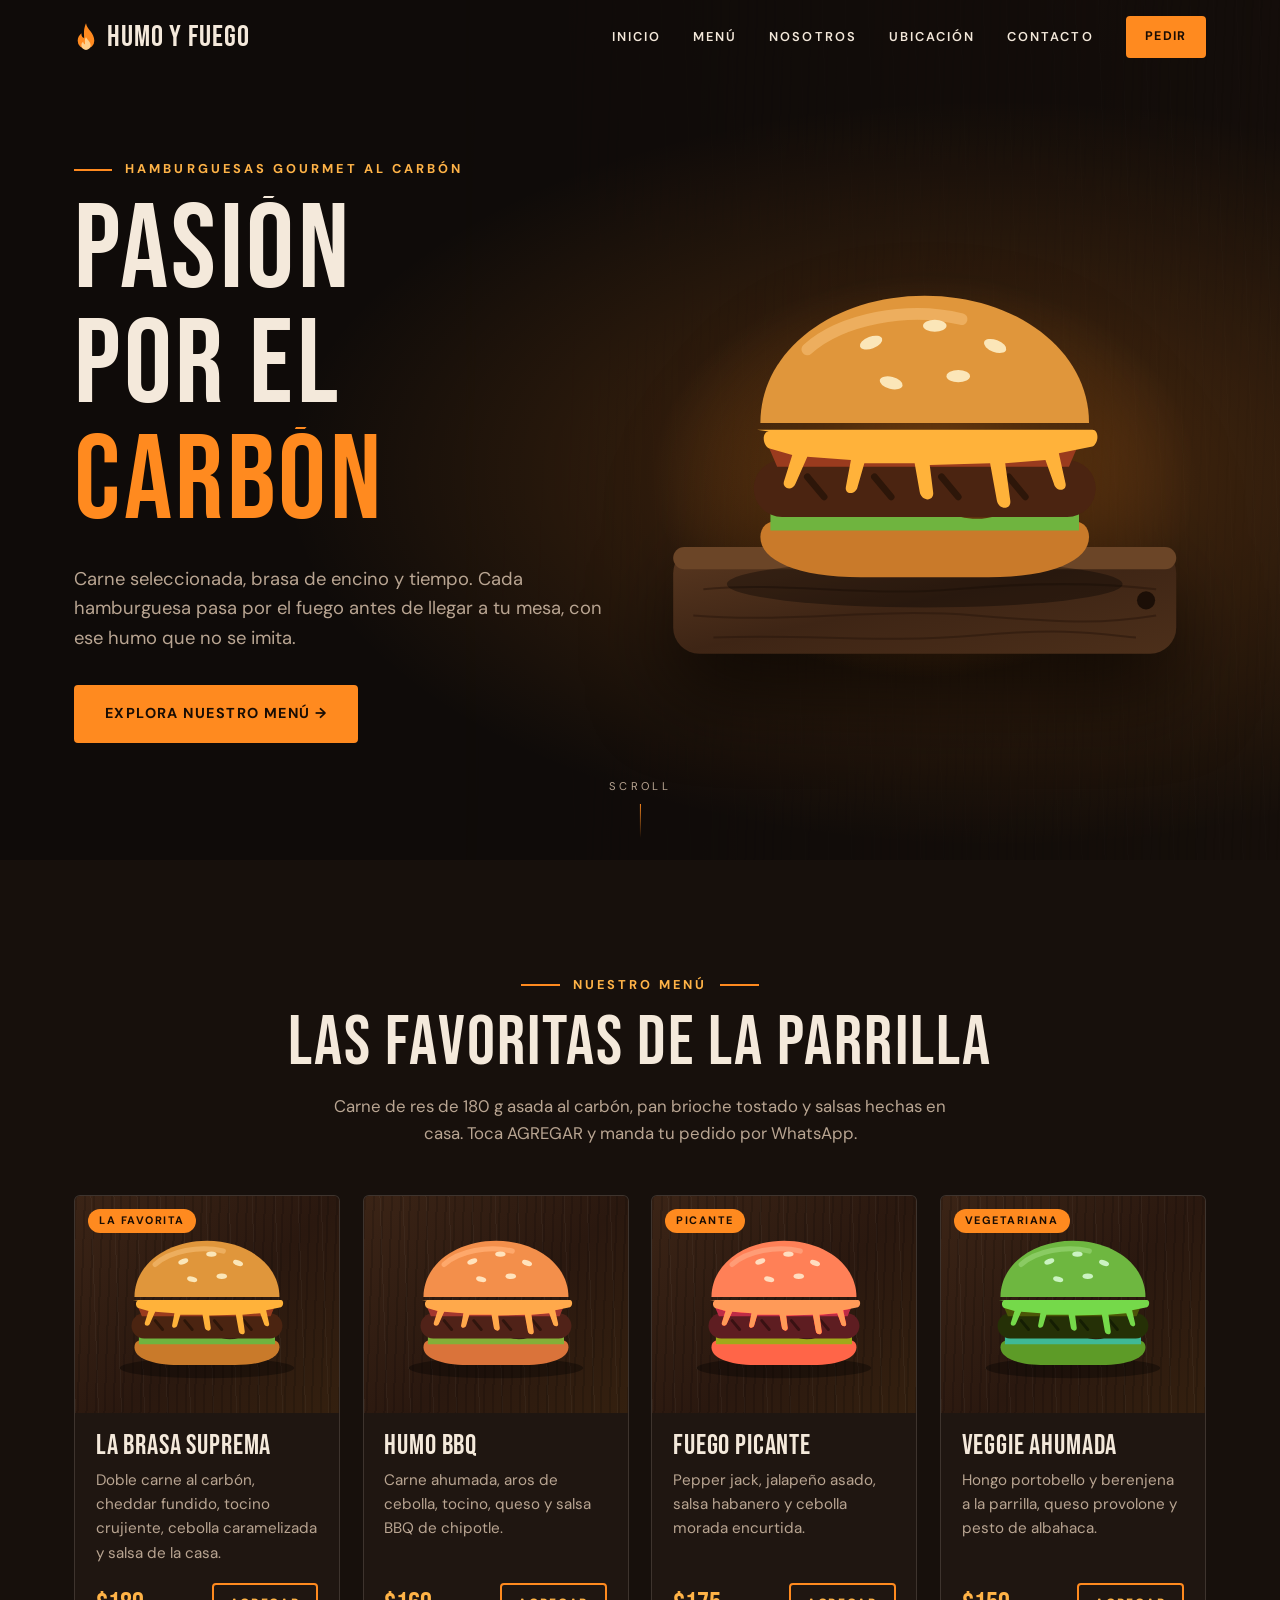
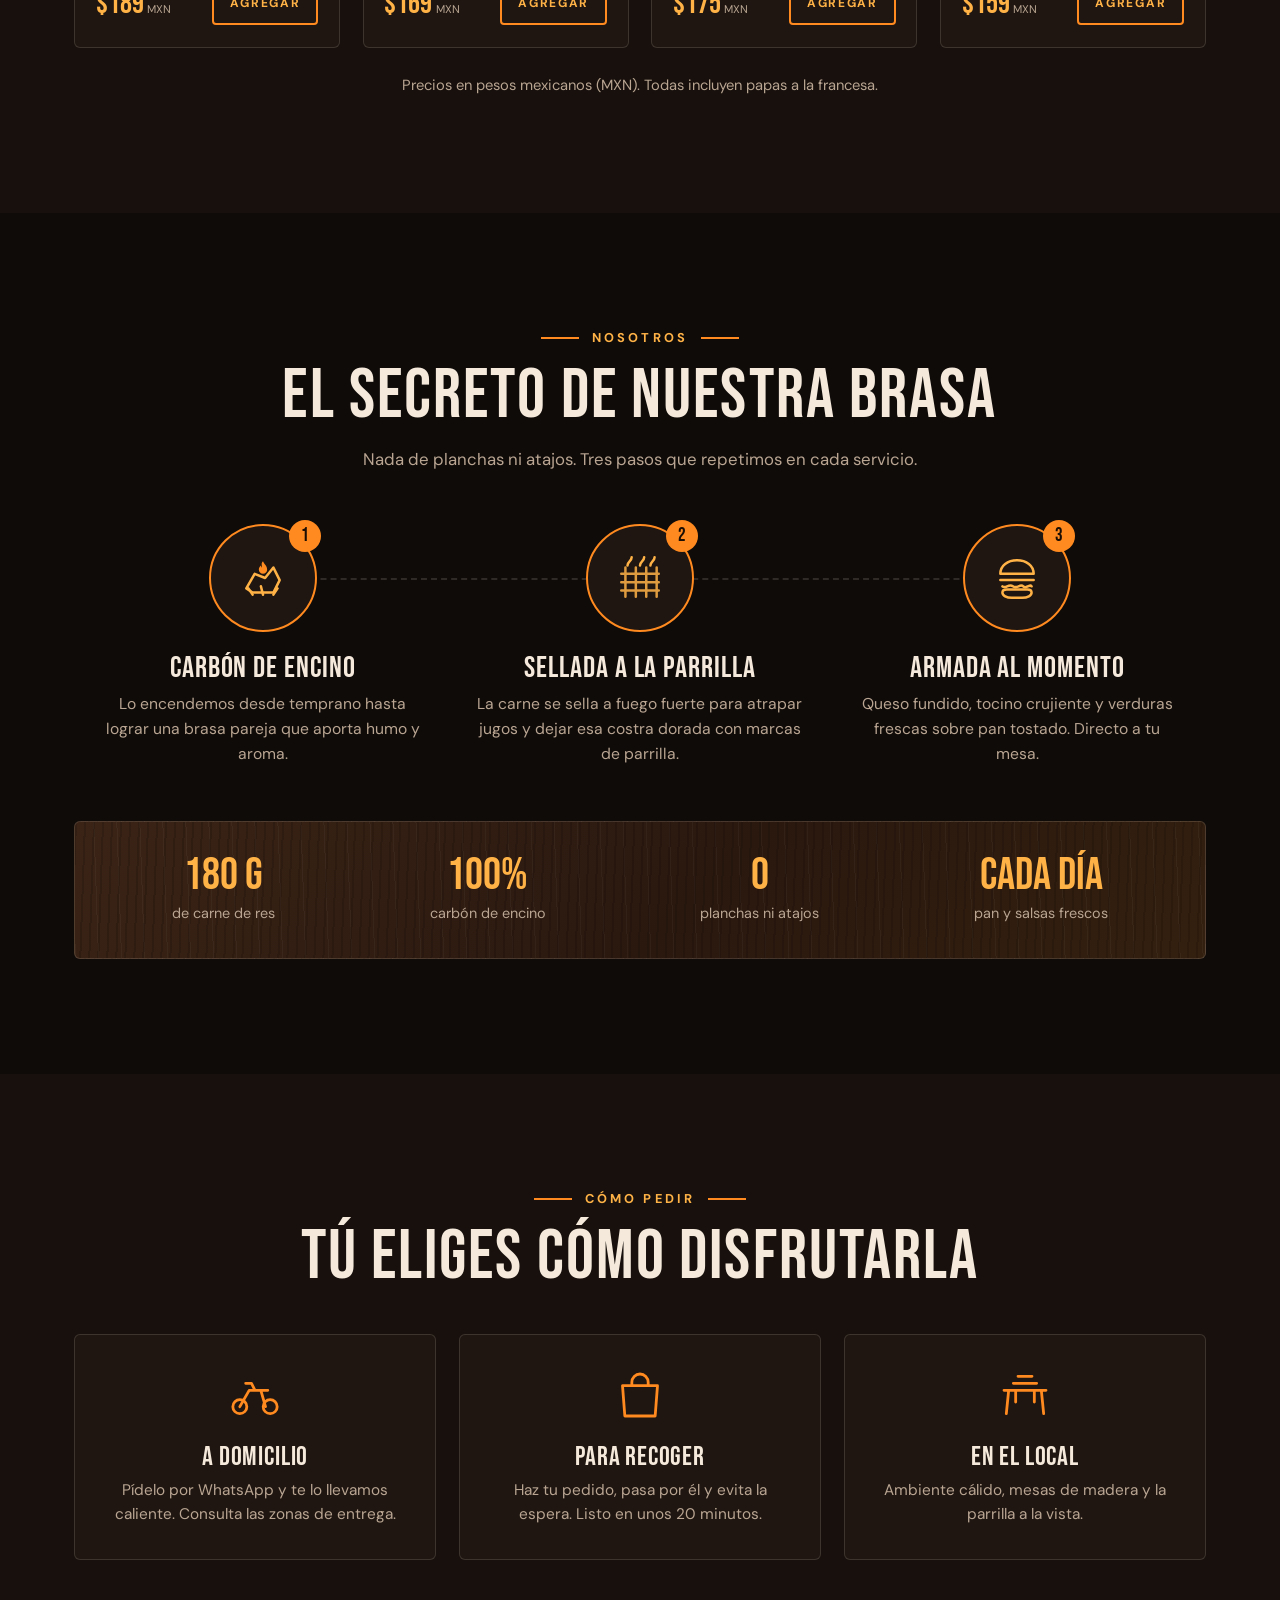
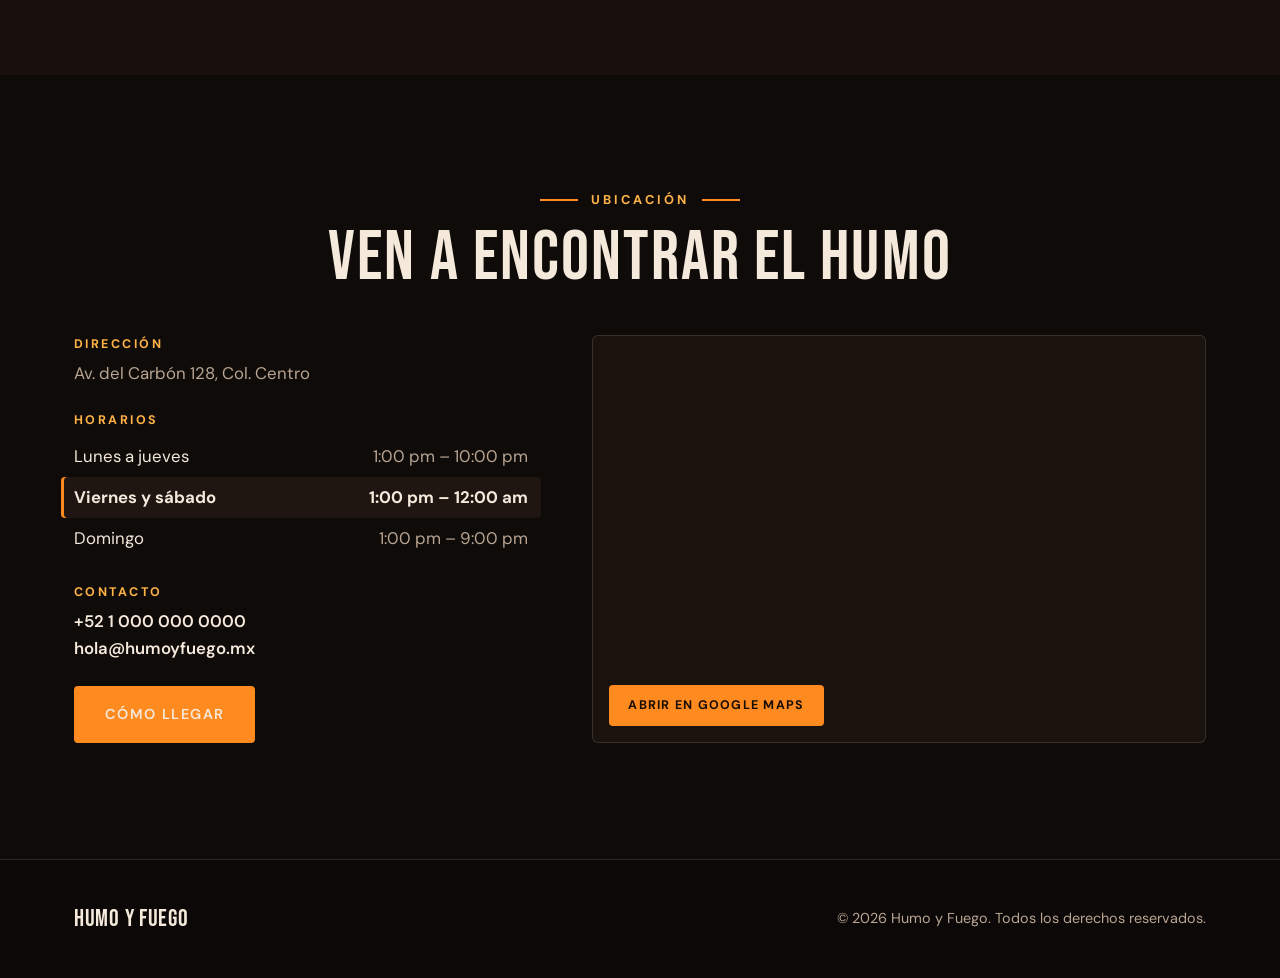
<file: demos/desarrollo-web/restaurantes/hamburguesas-lopez/index.html>
<!DOCTYPE html>
<html lang="es">
<head>
<meta charset="utf-8">
<meta name="viewport" content="width=device-width, initial-scale=1, viewport-fit=cover">
<title>Humo y Fuego | Hamburguesas gourmet al carbón</title>
<meta name="description" content="Hamburguesas gourmet asadas al carbón. Explora el menú, pide para recoger o a domicilio.">
<link rel="preconnect" href="https://fonts.googleapis.com">
<link rel="preconnect" href="https://fonts.gstatic.com" crossorigin>
<link rel="stylesheet" href="https://fonts.googleapis.com/css2?family=Bebas+Neue&family=DM+Sans:wght@400;500;600;700&display=swap">
<script>document.documentElement.classList.add('js');</script>
<style>
:root{--bg:#0F0B09;--bg2:#17100C;--card:#1F1611;--ink:#F4E9DB;--mut:#B9A592;--amb:#FF8A1F;--amb2:#FFB347;--line:rgba(244,233,219,.14);
--wood:repeating-linear-gradient(92deg,rgba(0,0,0,.14) 0 2px,transparent 2px 9px),repeating-linear-gradient(88deg,rgba(255,255,255,.035) 0 1px,transparent 1px 23px),linear-gradient(135deg,#3B2416,#2A180F 55%,#34200F)}
*,*::before,*::after{box-sizing:border-box}
html{background:var(--bg);scroll-behavior:smooth;scroll-padding-top:84px;-webkit-text-size-adjust:100%}
body{margin:0;background:var(--bg);color:var(--ink);font-family:'DM Sans',system-ui,-apple-system,'Segoe UI',sans-serif;font-size:1.05rem;line-height:1.6;overflow-x:hidden}
h1,h2,h3,p,ul{margin:0}ul{padding:0;list-style:none}a{color:inherit}button{font:inherit;color:inherit}
:focus-visible{outline:3px solid var(--amb2);outline-offset:3px;border-radius:6px}
.wrap{max-width:1180px;margin-inline:auto;padding-inline:1.5rem}
.bn{font-family:'Bebas Neue','Impact',sans-serif;font-weight:400;letter-spacing:.03em}
.btn{display:inline-flex;align-items:center;gap:.5rem;padding:.95rem 1.8rem;border:2px solid var(--amb);border-radius:4px;background:var(--amb);color:#1a0d04;font-weight:700;letter-spacing:.1em;text-transform:uppercase;font-size:.9rem;text-decoration:none;cursor:pointer;transition:transform .3s cubic-bezier(.2,.8,.2,1),box-shadow .3s,background .3s,color .3s}
.btn:hover{transform:translateY(-3px);box-shadow:0 14px 28px -12px var(--amb)}
.btn.ghost{background:transparent;color:var(--ink);border-color:var(--line)}.btn.ghost:hover{border-color:var(--amb);box-shadow:none}
.btn.sm{padding:.55rem 1.1rem;font-size:.78rem}

/* header */
.hd{position:fixed;inset:0 0 auto 0;z-index:50;padding-top:env(safe-area-inset-top,0px);transition:background .4s,box-shadow .4s}
.hd.sc{background:rgba(15,11,9,.92);-webkit-backdrop-filter:blur(10px);backdrop-filter:blur(10px);box-shadow:0 12px 26px -18px #000}
.nav{display:flex;align-items:center;justify-content:space-between;height:74px;max-width:1180px;margin-inline:auto;padding-inline:1.5rem}
.logo{display:flex;align-items:center;gap:.55rem;text-decoration:none;font-size:1.9rem;line-height:1}
.logo svg{width:24px;height:30px}
.links{display:flex;align-items:center;gap:2rem}
.links a:not(.btn){position:relative;text-decoration:none;font-size:.8rem;font-weight:600;letter-spacing:.16em;padding:.3rem 0}
.links a:not(.btn)::after{content:"";position:absolute;left:0;right:0;bottom:-2px;height:2px;background:var(--amb);transform:scaleX(0);transform-origin:left;transition:transform .35s}
.links a:not(.btn):hover::after{transform:scaleX(1)}
.cn{display:none;min-width:1.25rem;height:1.25rem;padding:0 .3rem;border-radius:99px;background:#1a0d04;color:var(--amb2);font-size:.75rem;line-height:1.25rem;text-align:center}
.cn.on{display:inline-block;animation:pop .45s cubic-bezier(.2,.9,.3,1.4)}
.bg{display:none;width:44px;height:44px;border:0;background:none;cursor:pointer;position:relative}
.bg i{position:absolute;left:11px;right:11px;height:2px;background:var(--ink);transition:transform .35s,opacity .25s,top .35s}
.bg i:nth-child(1){top:15px}.bg i:nth-child(2){top:21px}.bg i:nth-child(3){top:27px}
.bg[aria-expanded="true"] i:nth-child(1){top:21px;transform:rotate(45deg)}.bg[aria-expanded="true"] i:nth-child(2){opacity:0}.bg[aria-expanded="true"] i:nth-child(3){top:21px;transform:rotate(-45deg)}

/* hero */
.hero{position:relative;overflow:hidden;min-height:min(100svh,860px);display:flex;align-items:center;padding:calc(74px + 2rem) 0 4rem;background:radial-gradient(90% 70% at 78% 55%,rgba(255,138,31,.26),transparent 62%),var(--bg)}
.hero::before{content:"";position:absolute;inset:0;background:var(--wood);opacity:.18;-webkit-mask-image:linear-gradient(90deg,transparent 35%,#000);mask-image:linear-gradient(90deg,transparent 35%,#000)}
.hg{position:relative;display:grid;grid-template-columns:1fr 1.05fr;gap:2rem;align-items:center;width:100%}
.eyebrow{display:flex;align-items:center;gap:.8rem;color:var(--amb2);font-size:.8rem;font-weight:700;letter-spacing:.24em;text-transform:uppercase}
.eyebrow::before{content:"";width:2.4rem;height:2px;background:var(--amb)}
.hero h1{margin-top:1rem;font-size:clamp(3.6rem,9.4vw,7.6rem);line-height:.92}
.hero h1 em{font-style:normal;color:var(--amb)}
.ln{display:block;overflow:hidden;padding-bottom:.04em}.ln>span{display:inline-block;animation:up 1s cubic-bezier(.2,.7,.2,1) both}.ln:nth-child(2)>span{animation-delay:.15s}.ln:nth-child(3)>span{animation-delay:.3s}
.lede{margin-top:1.4rem;max-width:42ch;color:var(--mut);font-size:1.15rem}
.fd{animation:fade .9s cubic-bezier(.2,.7,.2,1) both}.d1{animation-delay:.45s}.d2{animation-delay:.65s}
.hero .btn{margin-top:2rem}
.pic{position:relative;animation:rise 1.2s cubic-bezier(.2,.7,.2,1) .2s both}
.pic svg{width:100%;height:auto;display:block;overflow:visible;filter:drop-shadow(0 40px 40px rgba(0,0,0,.6))}
.smk{position:absolute;left:50%;top:6%;width:60%;height:40%;pointer-events:none;transform:translateX(-50%)}
.smk i{position:absolute;bottom:0;left:var(--l);width:70px;height:70px;border-radius:50%;background:radial-gradient(circle,rgba(244,233,219,.34),transparent 68%);filter:blur(10px);opacity:0;animation:smoke var(--t) ease-out var(--d) infinite}
.scroll{position:absolute;left:50%;bottom:1.4rem;transform:translateX(-50%);font-size:.7rem;letter-spacing:.3em;color:var(--mut)}
.scroll::after{content:"";display:block;width:1px;height:34px;margin:.5rem auto 0;background:linear-gradient(var(--amb),transparent);animation:drip 2s ease-in-out infinite}

/* secciones */
.sec{padding-block:clamp(4.5rem,9vw,7.5rem)}.alt{background:var(--bg2)}
.ct{text-align:center}.ct .eyebrow{justify-content:center}.ct .eyebrow::after{content:"";width:2.4rem;height:2px;background:var(--amb)}
.h2{margin-top:.8rem;font-size:clamp(2.6rem,6vw,4.4rem);line-height:1}
.sub{margin:.9rem auto 0;max-width:52ch;color:var(--mut)}
.rv{transition:opacity .9s cubic-bezier(.2,.7,.2,1),transform .9s cubic-bezier(.2,.7,.2,1)}.js .rv{opacity:0;transform:translateY(22px)}.js .rv.in{opacity:1;transform:none}

/* menú */
.mg{display:grid;grid-template-columns:repeat(4,1fr);gap:1.4rem;margin-top:3rem}
.mc{display:flex;flex-direction:column;background:var(--card);border:1px solid var(--line);border-radius:6px;overflow:hidden;transition:transform .4s cubic-bezier(.2,.8,.2,1),border-color .4s,box-shadow .4s}
.mc:hover{transform:translateY(-8px);border-color:var(--amb);box-shadow:0 26px 40px -26px var(--amb)}
.mp{position:relative;aspect-ratio:1/.82;background:var(--wood);display:grid;place-items:center;overflow:hidden}
.mp svg{width:84%;height:auto;transition:transform .6s cubic-bezier(.2,.8,.2,1)}.mc:hover .mp svg{transform:scale(1.07) rotate(-2deg)}
.tg{position:absolute;top:.8rem;left:.8rem;padding:.2rem .7rem;border-radius:99px;background:var(--amb);color:#1a0d04;font-size:.68rem;font-weight:700;letter-spacing:.14em;text-transform:uppercase}
.mb{display:flex;flex-direction:column;flex:1;padding:1.2rem 1.3rem 1.4rem}
.mb h3{font-size:1.75rem;line-height:1}.mb p{margin-top:.5rem;color:var(--mut);font-size:.95rem;flex:1}
.mf{display:flex;align-items:center;justify-content:space-between;gap:.8rem;margin-top:1.1rem}
.pr{font-family:'Bebas Neue',sans-serif;font-size:1.9rem;color:var(--amb2);line-height:1}.pr small{font-family:'DM Sans',sans-serif;font-size:.7rem;color:var(--mut);margin-left:.2rem}
.ab{padding:.6rem 1rem;border:2px solid var(--amb);border-radius:4px;background:transparent;color:var(--amb2);font-weight:700;font-size:.75rem;letter-spacing:.14em;cursor:pointer;transition:background .25s,color .25s,transform .3s cubic-bezier(.2,.9,.3,1.4)}
.ab:hover{background:var(--amb);color:#1a0d04}.ab.ok{background:var(--amb2);border-color:var(--amb2);color:#1a0d04;animation:pop .45s cubic-bezier(.2,.9,.3,1.4)}
.mn{margin-top:1.6rem;text-align:center;color:var(--mut);font-size:.92rem}

/* nosotros */
.pg{display:grid;grid-template-columns:repeat(3,1fr);gap:0;margin-top:3.2rem;position:relative}
.pg::before{content:"";position:absolute;left:12%;right:12%;top:54px;border-top:2px dashed var(--line)}
.st{position:relative;text-align:center;padding:0 1.4rem}
.ic{width:108px;height:108px;margin:0 auto 1.3rem;border-radius:50%;background:var(--card);border:2px solid var(--amb);display:grid;place-items:center;position:relative;transition:transform .45s cubic-bezier(.2,.9,.3,1.4),box-shadow .45s}
.st:hover .ic{transform:scale(1.08);box-shadow:0 0 0 8px rgba(255,138,31,.14)}
.ic svg{width:50px;height:50px}.st h3{font-size:1.9rem;line-height:1}.st p{margin-top:.5rem;color:var(--mut);font-size:.98rem}
.nm{position:absolute;top:-6px;right:-6px;width:32px;height:32px;border-radius:50%;background:var(--amb);color:#1a0d04;font-family:'Bebas Neue',sans-serif;font-size:1.2rem;line-height:32px}
.js .pg .rv{transition-delay:calc(var(--i)*140ms)}
.wb{margin-top:3.4rem;border-radius:6px;background:var(--wood);border:1px solid var(--line);padding:2rem;display:flex;flex-wrap:wrap;justify-content:space-around;gap:1.6rem;text-align:center}
.wb b{display:block;font-family:'Bebas Neue',sans-serif;font-weight:400;font-size:2.8rem;line-height:1;color:var(--amb2)}.wb span{color:var(--mut);font-size:.9rem}

/* servicio */
.sv{display:grid;grid-template-columns:repeat(3,1fr);gap:1.4rem;margin-top:2.6rem}
.sc2{padding:2rem 1.6rem;text-align:center;border:1px solid var(--line);border-radius:6px;background:var(--card);transition:transform .35s,border-color .35s}
.sc2:hover{transform:translateY(-6px);border-color:var(--amb)}
.sc2 svg{width:56px;height:56px;color:var(--amb);margin-bottom:.8rem}.sc2 h3{font-size:1.7rem;line-height:1}.sc2 p{margin-top:.4rem;color:var(--mut);font-size:.96rem}

/* ubicación / contacto */
.lg{display:grid;grid-template-columns:.85fr 1.15fr;gap:clamp(2rem,5vw,4rem);align-items:stretch;margin-top:2.6rem}
.inf{display:grid;gap:1.5rem;align-content:start}
.inf h3{font-family:'DM Sans',sans-serif;font-size:.78rem;letter-spacing:.2em;text-transform:uppercase;color:var(--amb2);margin-bottom:.3rem}
.inf p{color:var(--mut)}.inf a{text-decoration:none;color:var(--ink);font-weight:600}.inf a:hover{color:var(--amb2)}
.hr{display:flex;justify-content:space-between;gap:1rem;padding:.45rem .8rem;margin-inline:-.8rem;border-radius:4px}.hr.today{background:var(--card);box-shadow:inset 3px 0 0 var(--amb);color:var(--ink);font-weight:700}
.hr span:last-child{color:var(--mut)}.hr.today span:last-child{color:var(--ink)}
.mapw{position:relative;min-height:380px;border-radius:6px;overflow:hidden;border:1px solid var(--line);background:#1a120d}
.mapw iframe{position:absolute;inset:0;width:100%;height:100%;border:0;filter:grayscale(.6) invert(.9) hue-rotate(180deg) contrast(.9)}
.mapw .fb{position:absolute;left:1rem;bottom:1rem}

footer{padding:2.5rem 0;border-top:1px solid var(--line);background:#0b0807;color:var(--mut);font-size:.9rem}
.fr{display:flex;flex-wrap:wrap;gap:1rem;justify-content:space-between;align-items:center}
.toast{position:fixed;left:50%;z-index:70;bottom:calc(1.5rem + env(safe-area-inset-bottom,0px));transform:translate(-50%,20px);opacity:0;pointer-events:none;max-width:calc(100% - 2rem);padding:.75rem 1.3rem;border-radius:4px;background:var(--card);border:1px solid var(--amb);font-size:.95rem;transition:opacity .35s,transform .35s cubic-bezier(.2,.9,.3,1.2)}.toast.on{opacity:1;transform:translate(-50%,0)}

@keyframes up{from{transform:translateY(105%)}to{transform:none}}
@keyframes fade{from{opacity:0;transform:translateY(16px)}to{opacity:1;transform:none}}
@keyframes rise{from{opacity:0;transform:translateY(28px) scale(.95)}to{opacity:1;transform:none}}
@keyframes smoke{0%{opacity:0;transform:translateY(0) scale(.6)}25%{opacity:.8}100%{opacity:0;transform:translate(var(--x),-150px) scale(2.2)}}
@keyframes drip{0%,100%{opacity:.3;transform:scaleY(.5);transform-origin:top}50%{opacity:1;transform:scaleY(1)}}
@keyframes pop{0%{transform:scale(.6)}60%{transform:scale(1.2)}100%{transform:scale(1)}}
@media(max-width:1000px){.mg{grid-template-columns:1fr 1fr}.hg{grid-template-columns:1fr}.pic{max-width:520px;margin-inline:auto}.lg{grid-template-columns:1fr}.scroll{display:none}}
@media(max-width:820px){.bg{display:block}
.links{position:absolute;top:100%;left:0;right:0;flex-direction:column;align-items:flex-start;gap:0;background:rgba(15,11,9,.98);padding:0 1.5rem;max-height:0;overflow:hidden;visibility:hidden;transition:max-height .45s cubic-bezier(.2,.8,.2,1),padding .45s,visibility 0s .45s}
.links.open{max-height:460px;padding:.5rem 1.5rem 1.4rem;visibility:visible;transition:max-height .45s cubic-bezier(.2,.8,.2,1),padding .45s}
.links a:not(.btn){display:block;width:100%;padding:.9rem 0;border-bottom:1px solid var(--line)}.links .btn{margin-top:1rem}}
@media(max-width:680px){.mg,.sv,.pg{grid-template-columns:1fr}.pg::before{display:none}.pg{gap:2.2rem}}
@media(prefers-reduced-motion:reduce){html{scroll-behavior:auto}*,*::before,*::after{animation-duration:.01ms!important;animation-iteration-count:1!important;transition-duration:.01ms!important;transition-delay:0s!important}.smk{display:none}}
</style>
</head>
<body>
<svg width="0" height="0" style="position:absolute" aria-hidden="true"><defs>
<symbol id="flame" viewBox="0 0 26 32"><path d="M13 1c1 7 9 10 9 19a9 9 0 0 1-18 0c0-4 2-6 4-8 0 3 1 5 3 5 0-5-1-9 2-16z" fill="#FF8A1F"/><path d="M13 16c1 3 5 5 5 9a5 5 0 0 1-10 0c0-2 1-3 2-4 0 2 1 3 2 3 0-3-1-5 1-8z" fill="#FFD08A"/></symbol>
<symbol id="bur" viewBox="0 0 300 220">
 <ellipse cx="150" cy="196" rx="118" ry="14" fill="rgba(0,0,0,.35)"/>
 <path d="M52 168c0-6 4-10 12-10h172c8 0 12 4 12 10 0 14-22 24-60 24H112c-38 0-60-10-60-24z" fill="#C97A2A"/>
 <path d="M58 150c20-4 30 10 50 4s34-10 52-2 30 6 46-2 24-6 36 0v14H58z" fill="#6FB43F"/>
 <rect x="48" y="122" width="204" height="34" rx="17" fill="#4B2411"/>
 <g stroke="#1a0d04" stroke-width="4" stroke-linecap="round" opacity=".6"><path d="M80 132l10 12M120 132l10 12M160 132l10 12M200 132l10 12"/></g>
 <path d="M56 112c22 10 34-8 54-2s40 8 62 0 40-8 70 2l-6 14H62z" fill="#9A3B1E"/><path d="M56 112c22 10 34-8 54-2" fill="none" stroke="#C45A30" stroke-width="3"/>
 <path d="M50 104h200c4 0 4 8 0 10l-20 4 4 18c1 5-6 5-7 0l-5-14-24 2 3 22c1 6-7 6-8 0l-4-22-36 1 2 16c1 6-7 6-8 0l-3-17-30 0-4 14c-1 5-8 5-7 0l3-16-26-2-7 16c-2 5-8 3-7-1l5-16-14-4c-4-2-4-10 0-10z" fill="#FFB23A"/>
 <path d="M52 100c0-44 44-76 98-76s98 32 98 76z" fill="#E0963B"/>
 <path d="M80 56c20-18 60-26 92-18" stroke="#F8C47A" stroke-width="7" stroke-linecap="round" fill="none" opacity=".55"/>
 <g fill="#FBE6B8"><ellipse cx="118" cy="52" rx="7" ry="3.6" transform="rotate(-20 118 52)"/><ellipse cx="156" cy="42" rx="7" ry="3.6"/><ellipse cx="192" cy="54" rx="7" ry="3.6" transform="rotate(20 192 54)"/><ellipse cx="170" cy="72" rx="7" ry="3.6"/><ellipse cx="130" cy="76" rx="7" ry="3.6" transform="rotate(14 130 76)"/></g>
</symbol></defs></svg>

<header class="hd" id="hd">
 <nav class="nav" aria-label="Principal">
  <a class="logo bn" href="#inicio" aria-label="Humo y Fuego, inicio"><svg aria-hidden="true"><use href="#flame"/></svg>Humo y Fuego</a>
  <button class="bg" id="bg" aria-expanded="false" aria-controls="links" aria-label="Abrir menú de navegación"><i></i><i></i><i></i></button>
  <div class="links" id="links">
   <a href="#inicio">INICIO</a><a href="#menu">MENÚ</a><a href="#nosotros">NOSOTROS</a><a href="#ubicacion">UBICACIÓN</a><a href="#contacto">CONTACTO</a>
   <button type="button" class="btn sm" id="order">Pedir <span class="cn" id="cn" aria-label="productos en tu pedido">0</span></button>
  </div>
 </nav>
</header>

<main>
<section class="hero" id="inicio">
 <div class="wrap hg">
  <div>
   <span class="eyebrow fd">Hamburguesas gourmet al carbón</span>
   <h1 class="bn" aria-label="Pasión por el carbón"><span class="ln"><span>Pasión</span></span><span class="ln"><span>por el</span></span><span class="ln"><span><em>carbón</em></span></span></h1>
   <p class="lede fd d1">Carne seleccionada, brasa de encino y tiempo. Cada hamburguesa pasa por el fuego antes de llegar a tu mesa, con ese humo que no se imita.</p>
   <a class="btn fd d2" href="#menu">Explora nuestro menú →</a>
  </div>
  <div class="pic" role="img" aria-label="Hamburguesa con queso cheddar y tocino sobre una tabla de madera, con humo">
   <div class="smk" id="smk"></div>
   <svg viewBox="0 0 560 470">
    <defs>
     <linearGradient id="wd" x1="0" y1="0" x2="1" y2="1"><stop offset="0" stop-color="#5A3820"/><stop offset=".5" stop-color="#3E2515"/><stop offset="1" stop-color="#4C2F1A"/></linearGradient>
     <radialGradient id="hg" cx="50%" cy="50%" r="50%"><stop offset="0" stop-color="#FF8A1F" stop-opacity=".4"/><stop offset="1" stop-color="#FF8A1F" stop-opacity="0"/></radialGradient>
    </defs>
    <ellipse cx="280" cy="260" rx="270" ry="200" fill="url(#hg)"/>
    <rect x="30" y="330" width="500" height="106" rx="26" fill="url(#wd)"/>
    <rect x="30" y="330" width="500" height="22" rx="11" fill="#6B4527"/>
    <g stroke="#2A170C" stroke-width="2" opacity=".55" fill="none"><path d="M60 372c80-8 160 8 250 0s150-6 200 0"/><path d="M50 398c100 8 180-8 280 0s130 8 180 0"/><path d="M70 420c90-4 170 6 260-2s120-2 160 2"/></g>
    <circle cx="500" cy="383" r="9" fill="#1c0f07"/>
    <use href="#bur" x="30" y="40" width="500" height="367"/>
   </svg>
  </div>
 </div>
 <div class="scroll" aria-hidden="true">SCROLL</div>
</section>

<section class="sec alt" id="menu">
 <div class="wrap">
  <div class="ct rv"><span class="eyebrow">Nuestro menú</span><h2 class="h2 bn">Las favoritas de la parrilla</h2><p class="sub">Carne de res de 180 g asada al carbón, pan brioche tostado y salsas hechas en casa. Toca AGREGAR y manda tu pedido por WhatsApp.</p></div>
  <ul class="mg" id="mg"></ul>
  <p class="mn">Precios en pesos mexicanos (MXN). Todas incluyen papas a la francesa.</p>
 </div>
</section>

<section class="sec" id="nosotros">
 <div class="wrap">
  <div class="ct rv"><span class="eyebrow">Nosotros</span><h2 class="h2 bn">El secreto de nuestra brasa</h2><p class="sub">Nada de planchas ni atajos. Tres pasos que repetimos en cada servicio.</p></div>
  <div class="pg">
   <article class="st rv" style="--i:0"><div class="ic"><svg viewBox="0 0 48 48" fill="none" stroke="#FFB347" stroke-width="2.4" stroke-linecap="round" stroke-linejoin="round"><path d="M8 34l8-14 10 4 8-10 6 12-6 12H14z"/><path d="M14 40l-4-6M24 40l-2-8M34 40l4-6"/><path d="M24 8c1 3 4 4 4 8a4 4 0 0 1-8 0c0-2 1-3 2-4 0 1 1 2 1 2 0-3-1-4 1-6z" fill="#FF8A1F" stroke="none"/></svg><span class="nm">1</span></div><h3 class="bn">Carbón de encino</h3><p>Lo encendemos desde temprano hasta lograr una brasa pareja que aporta humo y aroma.</p></article>
   <article class="st rv" style="--i:1"><div class="ic"><svg viewBox="0 0 48 48" fill="none" stroke="#FFB347" stroke-width="2.4" stroke-linecap="round"><path d="M6 20h36M6 28h36M6 36h36M10 14v28M20 14v28M30 14v28M40 14v28" opacity=".85"/><path d="M12 12c0-4 4-4 4-8M24 12c0-4 4-4 4-8M34 12c0-4 4-4 4-8"/></svg><span class="nm">2</span></div><h3 class="bn">Sellada a la parrilla</h3><p>La carne se sella a fuego fuerte para atrapar jugos y dejar esa costra dorada con marcas de parrilla.</p></article>
   <article class="st rv" style="--i:2"><div class="ic"><svg viewBox="0 0 48 48" fill="none" stroke="#FFB347" stroke-width="2.4" stroke-linecap="round" stroke-linejoin="round"><path d="M8 20c0-8 7-13 16-13s16 5 16 13z"/><path d="M8 26h32M10 32c3 3 6-3 10 0s7-3 10 0 7-3 8 0"/><path d="M10 38c0-2 2-3 4-3h20c2 0 4 1 4 3 0 3-4 5-9 5H19c-5 0-9-2-9-5z"/></svg><span class="nm">3</span></div><h3 class="bn">Armada al momento</h3><p>Queso fundido, tocino crujiente y verduras frescas sobre pan tostado. Directo a tu mesa.</p></article>
  </div>
  <div class="wb rv"><div><b>180 g</b><span>de carne de res</span></div><div><b>100%</b><span>carbón de encino</span></div><div><b>0</b><span>planchas ni atajos</span></div><div><b>Cada día</b><span>pan y salsas frescos</span></div></div>
 </div>
</section>

<section class="sec alt" id="servicio">
 <div class="wrap">
  <div class="ct rv"><span class="eyebrow">Cómo pedir</span><h2 class="h2 bn">Tú eliges cómo disfrutarla</h2></div>
  <div class="sv">
   <article class="sc2 rv"><svg viewBox="0 0 48 48" fill="none" stroke="currentColor" stroke-width="2.4" stroke-linecap="round" stroke-linejoin="round"><circle cx="11" cy="34" r="6"/><circle cx="37" cy="34" r="6"/><path d="M11 34l8-14h10l4 14M24 20l-3-6h-5M29 20h6"/></svg><h3 class="bn">A domicilio</h3><p>Pídelo por WhatsApp y te lo llevamos caliente. Consulta las zonas de entrega.</p></article>
   <article class="sc2 rv"><svg viewBox="0 0 48 48" fill="none" stroke="currentColor" stroke-width="2.4" stroke-linecap="round" stroke-linejoin="round"><path d="M9 16h30l-2 26H11z"/><path d="M17 16v-3a7 7 0 0 1 14 0v3"/></svg><h3 class="bn">Para recoger</h3><p>Haz tu pedido, pasa por él y evita la espera. Listo en unos 20 minutos.</p></article>
   <article class="sc2 rv"><svg viewBox="0 0 48 48" fill="none" stroke="currentColor" stroke-width="2.4" stroke-linecap="round" stroke-linejoin="round"><path d="M6 20h36M10 20l-2 20M38 20l2 20M16 20v10M32 20v10"/><path d="M14 14h20M18 8h12"/></svg><h3 class="bn">En el local</h3><p>Ambiente cálido, mesas de madera y la parrilla a la vista.</p></article>
  </div>
 </div>
</section>

<section class="sec" id="ubicacion">
 <div class="wrap">
  <div class="ct rv"><span class="eyebrow">Ubicación</span><h2 class="h2 bn">Ven a encontrar el humo</h2></div>
  <div class="lg">
   <div class="inf rv" id="contacto">
    <div><h3>Dirección</h3><p data-addr></p></div>
    <div><h3>Horarios</h3>
     <div class="hrs">
      <div class="hr" data-d="1,2,3,4"><span>Lunes a jueves</span><span>1:00 pm – 10:00 pm</span></div>
      <div class="hr" data-d="5,6"><span>Viernes y sábado</span><span>1:00 pm – 12:00 am</span></div>
      <div class="hr" data-d="0"><span>Domingo</span><span>1:00 pm – 9:00 pm</span></div>
     </div></div>
    <div><h3>Contacto</h3><p><a href="#" data-wa target="_blank" rel="noopener" data-wad></a><br><a href="mailto:hola@humoyfuego.mx">hola@humoyfuego.mx</a></p></div>
    <div><a class="btn" href="#" id="dir" target="_blank" rel="noopener">Cómo llegar</a></div>
   </div>
   <div class="mapw rv"><iframe id="map" title="Mapa de ubicación de Humo y Fuego" loading="lazy" referrerpolicy="no-referrer-when-downgrade"></iframe><a class="btn sm fb" id="dir2" href="#" target="_blank" rel="noopener">Abrir en Google Maps</a></div>
  </div>
 </div>
</section>
</main>

<footer><div class="wrap fr"><span class="bn" style="font-size:1.5rem;color:var(--ink)">Humo y Fuego</span><span>© <span id="yr"></span> Humo y Fuego. Todos los derechos reservados.</span></div></footer>
<div class="toast" id="toast" role="status" aria-live="polite"></div>

<script>
(function(){'use strict';
/* ===== CONFIGURACIÓN: cambia estos datos por los del negocio ===== */
var C={name:'Humo y Fuego',wa:'5210000000000',wad:'+52 1 000 000 0000',addr:'Av. del Carbón 128, Col. Centro'};
var MENU=[
 {id:'m1',n:'La Brasa Suprema',p:189,d:'Doble carne al carbón, cheddar fundido, tocino crujiente, cebolla caramelizada y salsa de la casa.',t:'La favorita'},
 {id:'m2',n:'Humo BBQ',p:169,d:'Carne ahumada, aros de cebolla, tocino, queso y salsa BBQ de chipotle.'},
 {id:'m3',n:'Fuego Picante',p:175,d:'Pepper jack, jalapeño asado, salsa habanero y cebolla morada encurtida.',t:'Picante'},
 {id:'m4',n:'Veggie Ahumada',p:159,d:'Hongo portobello y berenjena a la parrilla, queso provolone y pesto de albahaca.',t:'Vegetariana'}];
var $=function(s,r){return(r||document).querySelector(s)},$$=function(s,r){return Array.prototype.slice.call((r||document).querySelectorAll(s))};
var money=function(n){return'$'+n.toLocaleString('es-MX')};
var wl=function(t){return'https://wa.me/'+C.wa+(t?'?text='+encodeURIComponent(t):'')};

$$('[data-addr]').forEach(function(e){e.textContent=C.addr});
$$('[data-wad]').forEach(function(e){e.textContent=C.wad});
$$('[data-wa]').forEach(function(e){e.href=wl('Hola '+C.name+', quisiera más información.')});
var q=encodeURIComponent(C.name+' '+C.addr);
$('#map').src='https://www.google.com/maps?q='+q+'&output=embed';
$('#dir').href=$('#dir2').href='https://www.google.com/maps/search/?api=1&query='+q;
$('#yr').textContent=new Date().getFullYear();

var te=$('#toast'),tt;function toast(m){te.textContent=m;te.classList.add('on');clearTimeout(tt);tt=setTimeout(function(){te.classList.remove('on')},2200)}
var hd=$('#hd');function sc(){hd.classList.toggle('sc',window.scrollY>24)}window.addEventListener('scroll',sc,{passive:true});sc();
var bg=$('#bg'),lk=$('#links');
bg.addEventListener('click',function(){var o=lk.classList.toggle('open');bg.setAttribute('aria-expanded',String(o));bg.setAttribute('aria-label',o?'Cerrar menú de navegación':'Abrir menú de navegación')});
$$('a',lk).forEach(function(a){a.addEventListener('click',function(){lk.classList.remove('open');bg.setAttribute('aria-expanded','false')})});

/* humo */
var sm=$('#smk');for(var i=0;i<7;i++){var s=document.createElement('i');s.style.cssText='--l:'+(8+i*13)+'%;--t:'+(4.5+Math.random()*3).toFixed(1)+'s;--d:'+(-i*.9).toFixed(1)+'s;--x:'+Math.round(Math.random()*70-35)+'px';sm.appendChild(s)}

/* menú */
var order={},cn=$('#cn'),mg=$('#mg');
var tpl='<div class="mp"><svg viewBox="0 0 300 220" aria-hidden="true"><use href="#bur"/></svg></div>';
MENU.forEach(function(it,ix){
 var li=document.createElement('li');li.className='mc rv';li.style.transitionDelay=(ix*90)+'ms';
 li.innerHTML=tpl+'<div class="mb"><h3 class="bn"></h3><p></p><div class="mf"><span class="pr"></span><button type="button" class="ab">AGREGAR</button></div></div>';
 var mp=$('.mp',li);
 if(it.t){var tg=document.createElement('span');tg.className='tg';tg.textContent=it.t;mp.appendChild(tg)}
 mp.querySelector('svg').style.filter='hue-rotate('+[0,-12,-28,60][ix]+'deg) saturate('+[1,1,1.25,.9][ix]+')';
 $('h3',li).textContent=it.n;$('p',li).textContent=it.d;
 $('.pr',li).innerHTML=money(it.p)+'<small>MXN</small>';
 var b=$('.ab',li);b.setAttribute('aria-label','Agregar '+it.n+' al pedido');
 b.addEventListener('click',function(){order[it.id]=(order[it.id]||0)+1;upd();toast(it.n+' agregada a tu pedido');
  b.classList.remove('ok');void b.offsetWidth;b.classList.add('ok');b.textContent='AGREGADA ✓';setTimeout(function(){b.classList.remove('ok');b.textContent='AGREGAR'},1000)});
 mg.appendChild(li)});
function total(){return MENU.reduce(function(s,i){return s+(order[i.id]||0)*i.p},0)}
function upd(){var n=Object.keys(order).reduce(function(s,k){return s+order[k]},0);cn.textContent=n;if(n){cn.classList.remove('on');void cn.offsetWidth;cn.classList.add('on')}else cn.classList.remove('on')}
$('#order').addEventListener('click',function(){
 if(!total()){toast('Agrega una hamburguesa del menú para armar tu pedido');$('#menu').scrollIntoView({behavior:'smooth'});return}
 var L=['Hola '+C.name+' 🔥','Quiero hacer un pedido:',''];
 MENU.forEach(function(i){if(order[i.id])L.push('• '+order[i.id]+' × '+i.n+' ('+money(order[i.id]*i.p)+')')});
 L.push('','Total aproximado: '+money(total())+' MXN','','¿Para recoger o a domicilio? Mi nombre es:');
 window.open(wl(L.join('\n')),'_blank','noopener');toast('Abriendo WhatsApp con tu pedido…')});

/* horario del día */
var d=new Date().getDay();$$('.hr').forEach(function(r){r.classList.toggle('today',r.getAttribute('data-d').split(',').indexOf(String(d))>-1)});

/* aparición al hacer scroll */
var rv=$$('.rv');
if('IntersectionObserver' in window){var io=new IntersectionObserver(function(es){es.forEach(function(x){if(x.isIntersecting){x.target.classList.add('in');io.unobserve(x.target)}})},{threshold:.12,rootMargin:'0px 0px -6% 0px'});rv.forEach(function(x){io.observe(x)})}
else rv.forEach(function(x){x.classList.add('in')});
})();
</script>
</body>
</html>
</file>
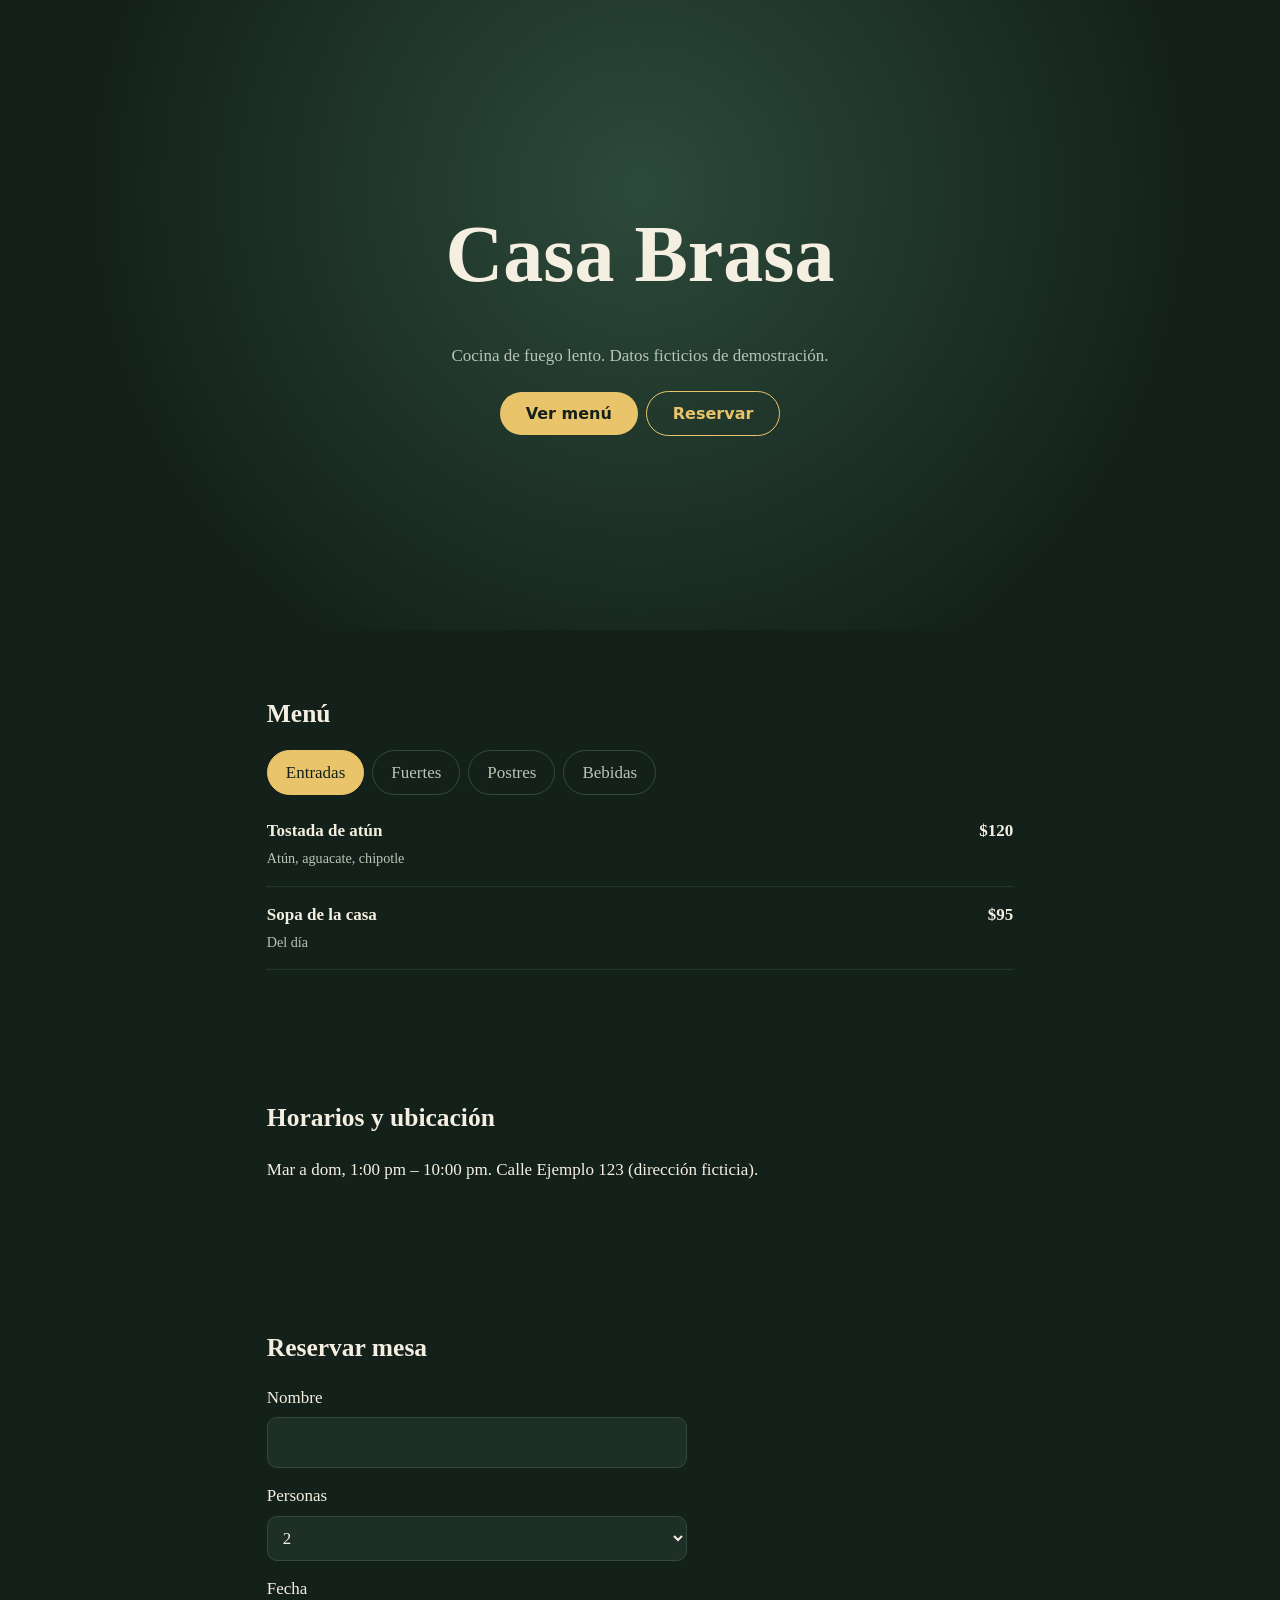
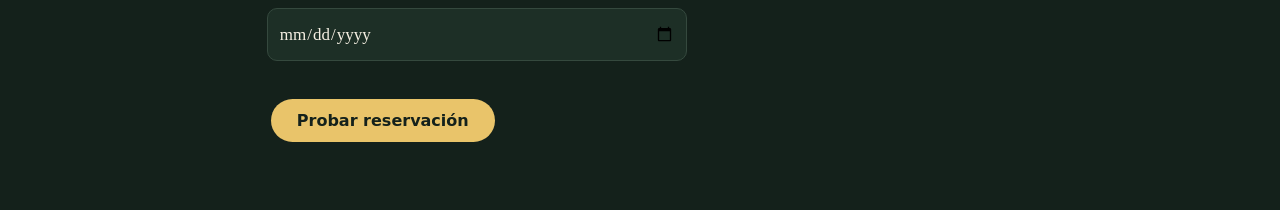
<file: demos/desarrollo-web/restaurantes/restaurante-01/index.html>
<!doctype html><html lang="es"><head><meta charset="utf-8"><meta name="viewport" content="width=device-width,initial-scale=1"><title>Casa Brasa — demo</title>
<style>:root{--bg:#14211b;--bg2:#1d2f26;--tx:#f5efe2;--mu:#b9c4b4;--ln:#35493e;--ac:#e9c46a}*{box-sizing:border-box}body{margin:0;background:var(--bg);color:var(--tx);font:17px/1.6 Georgia,serif}
.hh{min-height:70vh;display:grid;place-items:center;text-align:center;padding:24px;background:radial-gradient(circle at 50% 30%,#2c4a3b,#14211b 70%)}h1{font-size:clamp(2.4rem,8vw,5rem);margin:0 0 .3em}h2{margin:0 0 .6em}
section{padding:64px 6vw;max-width:900px;margin:auto}.b{display:inline-block;border:0;cursor:pointer;background:var(--ac);color:#14211b;padding:12px 26px;border-radius:99px;font:600 1rem system-ui;text-decoration:none;margin:4px}.b.g{background:none;border:1px solid var(--ac);color:var(--ac)}
.t button{background:none;border:1px solid var(--ln);color:var(--mu);padding:8px 18px;border-radius:99px;margin:0 8px 8px 0;cursor:pointer;font:inherit}.t button.on{background:var(--ac);color:#14211b;border-color:var(--ac)}
.it{display:flex;justify-content:space-between;gap:12px;padding:14px 0;border-bottom:1px dotted var(--ln)}small{color:var(--mu)}label{display:grid;gap:6px;margin-bottom:14px}input,select{font:inherit;padding:11px;border-radius:10px;border:1px solid var(--ln);background:var(--bg2);color:var(--tx)}.er{color:#ff8a8a;min-height:1.2em}.ok{border:1px solid var(--ac);padding:14px;border-radius:12px}</style></head><body>
<div class="hh"><div><h1>Casa Brasa</h1><p style="color:var(--mu)">Cocina de fuego lento. Datos ficticios de demostración.</p><a class="b" href="#menu">Ver menú</a><a class="b g" href="#reservar">Reservar</a></div></div>
<section id="menu"><h2>Menú</h2><div class="t" id="t"></div><div id="l"></div></section>
<section><h2>Horarios y ubicación</h2><p>Mar a dom, 1:00 pm – 10:00 pm. Calle Ejemplo 123 (dirección ficticia).</p></section>
<section id="reservar"><h2>Reservar mesa</h2><form id="f" novalidate style="max-width:420px"><label>Nombre<input name="n"></label><label>Personas<select name="p"><option>2</option><option>4</option><option>6</option></select></label><label>Fecha<input type="date" name="d"></label><div class="er" id="e"></div><button class="b">Probar reservación</button></form><div id="o"></div></section>
<script>const M={Entradas:[["Tostada de atún","Atún, aguacate, chipotle",120],["Sopa de la casa","Del día",95]],Fuertes:[["Costilla braseada","Puré de camote",260],["Pasta al limón","Albahaca y parmesano",190]],Postres:[["Flan de cajeta","Receta de la casa",85],["Helado artesanal","Tres bolas",75]],Bebidas:[["Limonada mineral","Jengibre",55],["Café de olla","Piloncillo y canela",50]]};
const t=document.getElementById("t"),l=document.getElementById("l");const show=k=>{[...t.children].forEach(b=>b.classList.toggle("on",b.textContent===k));l.innerHTML=M[k].map(i=>`<div class="it"><div><b>${i[0]}</b><br><small>${i[1]}</small></div><b>$${i[2]}</b></div>`).join("")};
Object.keys(M).forEach(k=>{const b=document.createElement("button");b.textContent=k;b.onclick=()=>show(k);t.append(b)});show("Entradas");
document.getElementById("f").onsubmit=e=>{e.preventDefault();const f=e.target;if(!f.n.value.trim()||!f.d.value){document.getElementById("e").textContent="Escribe tu nombre y elige una fecha.";return}document.getElementById("e").textContent="";document.getElementById("o").innerHTML=`<p class="ok">Reservación simulada para ${f.p.value} personas el ${f.d.value}. En un sitio real se enviaría al restaurante.</p>`}</script></body></html>
</file>
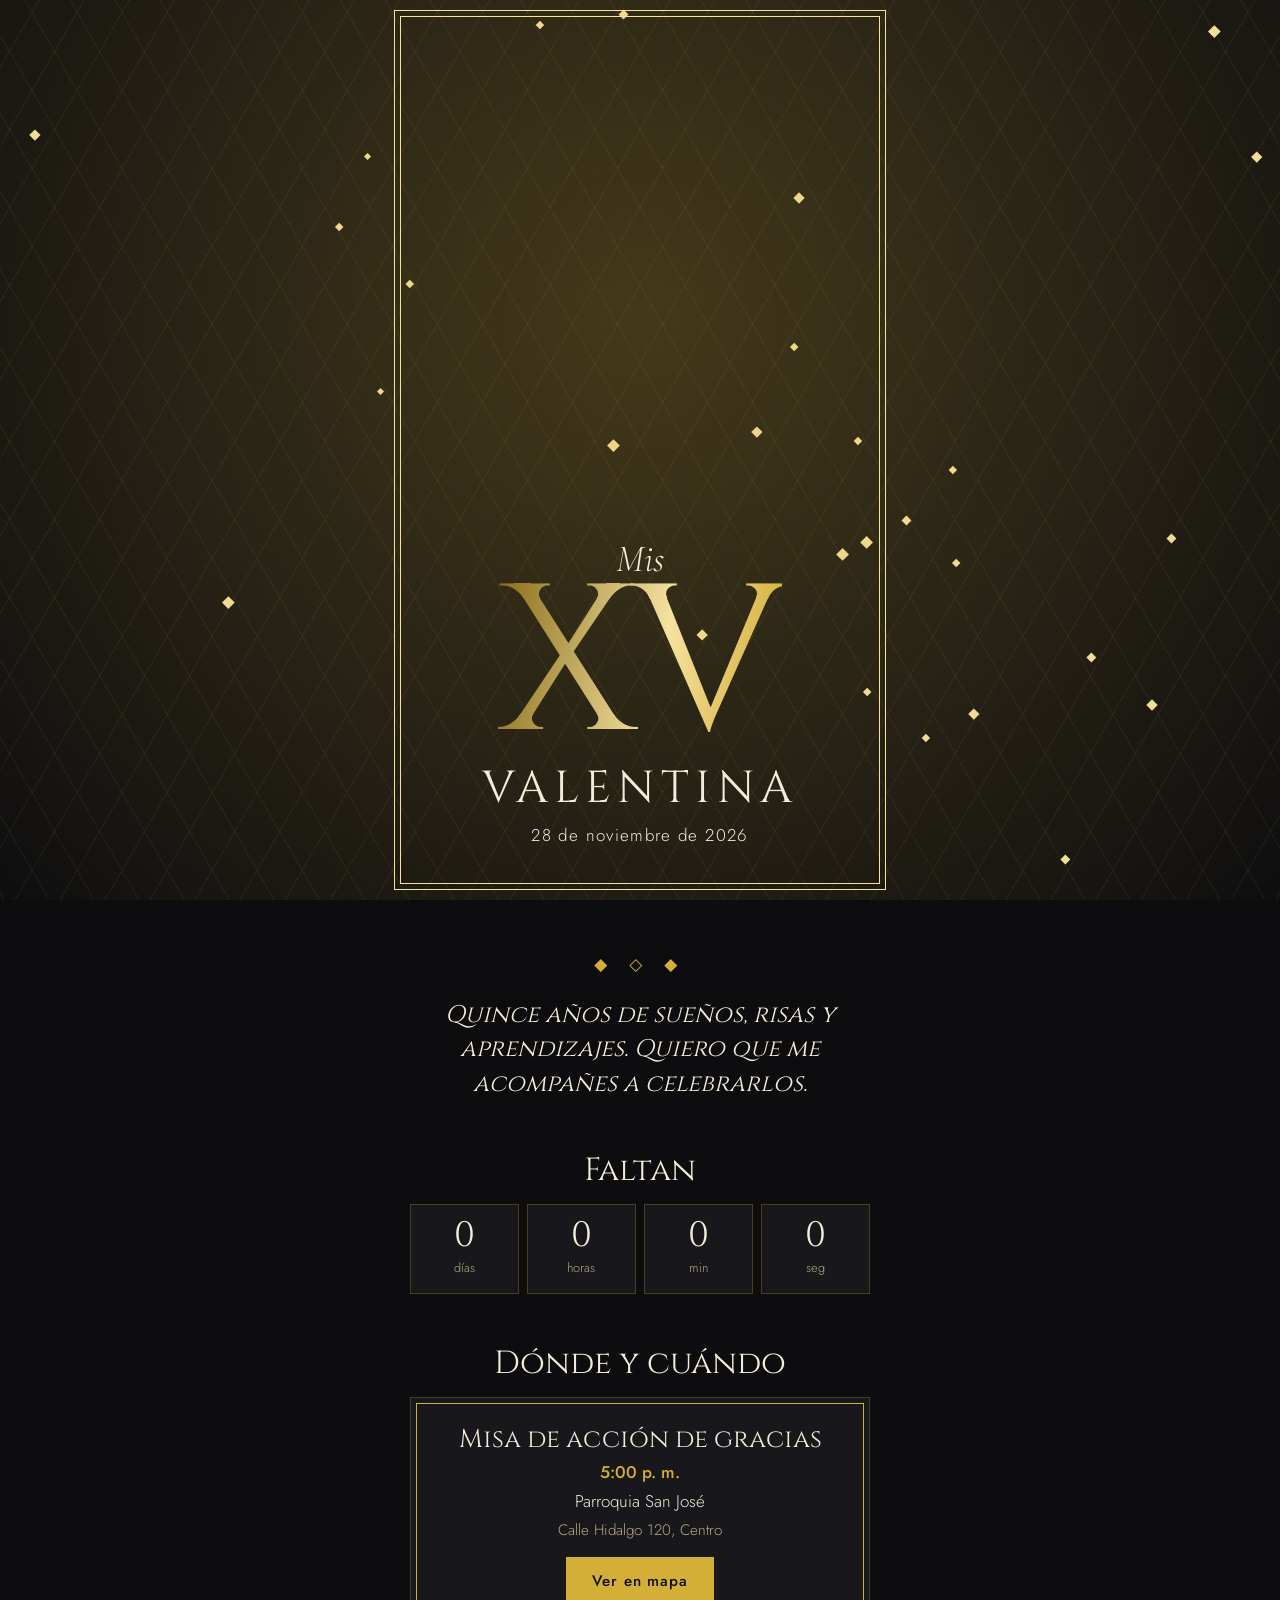
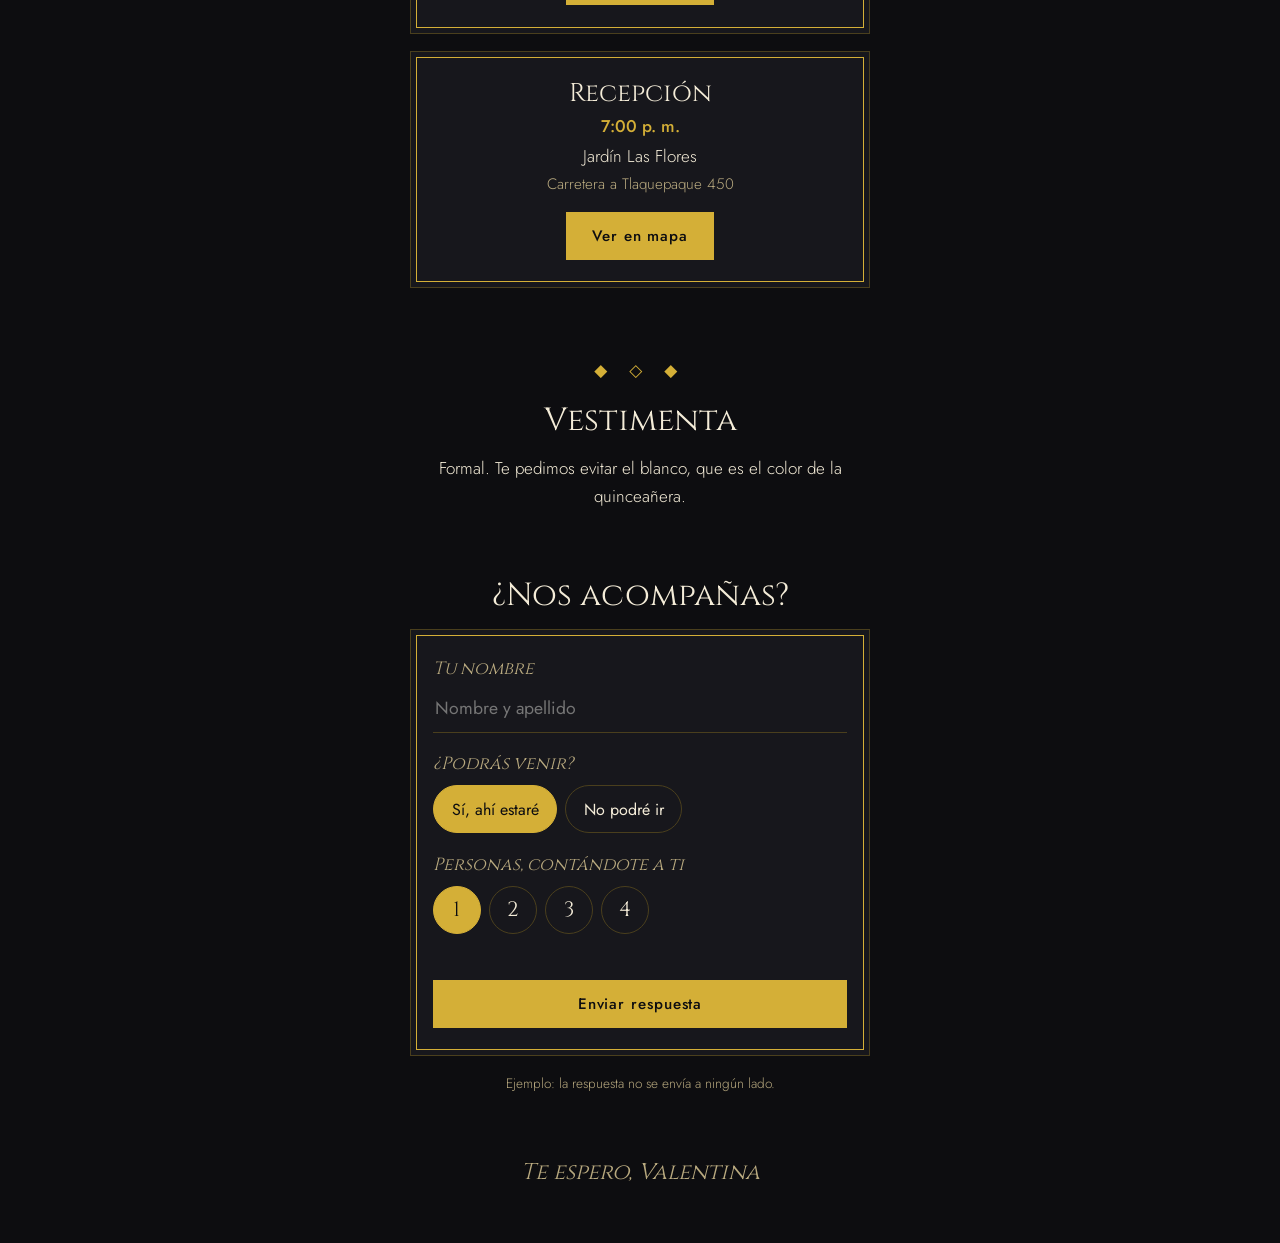
<file: demos/invitaciones/xv/xv-1/index.html>
<!DOCTYPE html>
<html lang="es">
<head>
<meta charset="utf-8">
<meta name="viewport" content="width=device-width, initial-scale=1, viewport-fit=cover">
<title>Mis XV · 5 diseños</title>
<link href="https://fonts.googleapis.com/css2?family=Cinzel:wght@400;600&family=Cormorant+Garamond:ital,wght@0,300;0,500;1,300&family=Jost:wght@300;400;500&family=Playfair+Display:ital,wght@0,500;1,400&family=Marcellus&display=swap" rel="stylesheet">
<style>
:root{box-sizing:border-box;padding-top:env(safe-area-inset-top,0px);padding-bottom:env(safe-area-inset-bottom,0px)}
*,*::before,*::after{box-sizing:inherit}
[hidden]{display:none!important}
body{margin:0;background:var(--bg);color:var(--ink);font:300 17px/1.6 Jost,system-ui,sans-serif;transition:background .6s,color .6s;overflow-x:hidden;-webkit-font-smoothing:antialiased}
body[data-t="1"]{--bg:#0d0d10;--ink:#f4ecd8;--soft:#b8a97f;--acc:#d4af37;--acc2:#f5e2a0;--panel:#17171c;--line:#4a3f1d;--disp:Cinzel,serif;--rad:0;--rc:0;--sh:inset 0 0 0 5px #17171c,inset 0 0 0 6px #d4af37;--gl:"◆ ◇ ◆"}

.tb{position:fixed;z-index:30;left:0;right:0;top:env(safe-area-inset-top,0px);display:flex;gap:.4rem;justify-content:center;padding:.5rem;overflow-x:auto}
.tb button{flex:none;min-height:44px;padding:0 .85rem;border:1px solid var(--line);border-radius:999px;background:var(--panel);color:var(--ink);font:400 .85rem Jost,sans-serif;cursor:pointer;transition:background .3s,color .3s}
.tb button[aria-pressed=true]{background:var(--acc);border-color:var(--acc);color:var(--bg)}
button:focus-visible,input:focus-visible{outline:2px solid var(--acc);outline-offset:3px}

.pt{position:fixed;inset:0;z-index:1;pointer-events:none;overflow:hidden}
.p{position:absolute;top:var(--t);width:var(--s);height:var(--s);will-change:translate,opacity}
body[data-t="1"] .p{background:var(--acc2);rotate:45deg;animation:tw var(--d) ease-in-out var(--dl) infinite}
@keyframes tw{0%,100%{opacity:.1;scale:.5}50%{opacity:1;scale:1.2}}
@keyframes dr{50%{translate:var(--x) var(--y)}}
@keyframes fl{from{translate:0 105vh}to{translate:var(--x) -20vh}}
@keyframes fp{from{transform:scaleX(1)}to{transform:scaleX(.3)}}
@keyframes fa{from{translate:0 -10vh;rotate:0deg}to{translate:var(--x) 105vh;rotate:var(--r)}}
@keyframes up{from{opacity:0;transform:translateY(16px)}to{opacity:1;transform:none}}
@keyframes shine{to{background-position:-200% 0}}

main{position:relative;z-index:2;max-width:32rem;margin:0 auto}
.cv{position:relative;min-height:100svh;display:flex;flex-direction:column;justify-content:flex-end;align-items:center;text-align:center;padding:3rem 1.6rem 3.2rem}
.cv::before{content:"";position:absolute;inset:0 -100vw;z-index:-1;background:var(--cvbg)}
body[data-t="1"]{--cvbg:radial-gradient(circle at 50% 35%,rgba(212,175,55,.28),transparent 55%),repeating-linear-gradient(60deg,transparent 0 38px,rgba(212,175,55,.08) 38px 39px),repeating-linear-gradient(-60deg,transparent 0 38px,rgba(212,175,55,.08) 38px 39px)}
body[data-t="1"] .cv::after,body[data-t="5"] .cv::after{content:"";position:absolute;inset:1rem;border:1px solid var(--acc2);outline:1px solid var(--acc2);outline-offset:5px;pointer-events:none}
.cv>*{margin:0}
.cv.a>*{animation:up 1s both}
.cv.a>:nth-child(2){animation-delay:.2s}.cv.a>:nth-child(3){animation-delay:.4s}.cv.a>:nth-child(4){animation-delay:.6s}
.mis{font:italic 300 2.4rem/1 "Cormorant Garamond",serif}
.xv{font:300 clamp(8rem,46vw,13rem)/.85 var(--disp);letter-spacing:-.02em;color:var(--acc)}
.nm{font:400 clamp(1.9rem,9vw,2.8rem)/1.1 var(--disp);letter-spacing:.14em;text-transform:uppercase;margin-top:.6rem!important}
.dt{letter-spacing:.08em;margin-top:.5rem!important}
body[data-t="1"] .cv.a>.xv{font-weight:400;background:linear-gradient(100deg,#8a6d1a,#f5e2a0 30%,#d4af37 50%,#f5e2a0 70%,#8a6d1a) 0 0/200%;-webkit-background-clip:text;background-clip:text;color:transparent;animation:up 1s .2s both,shine 5s linear infinite}

section{padding:3.2rem 1.6rem 0;text-align:center}
h2{font:400 2rem/1.1 var(--disp);margin:0 0 1rem}
.dv::before{content:var(--gl);display:block;color:var(--acc);letter-spacing:.5em;margin-bottom:1.2rem}
.fr{font:italic 400 1.5rem/1.45 var(--disp);margin:0}
[data-r]{opacity:0;transform:translateY(16px);transition:opacity .8s,transform .8s}
[data-r].in{opacity:1;transform:none}
.cn{display:grid;grid-template-columns:repeat(4,1fr);gap:.5rem}
.cn div{background:var(--panel);border:1px solid var(--line);border-radius:var(--rc);padding:.8rem 0}
.cn b{display:block;font:400 2.2rem/1 var(--disp);font-variant-numeric:tabular-nums}
.cn span{font-size:.8rem;color:var(--soft)}
.cd{background:var(--panel);border:1px solid var(--line);border-radius:var(--rad);box-shadow:var(--sh);padding:1.7rem 1.4rem;margin-bottom:1.1rem}
.cd h3{font:400 1.6rem/1.2 var(--disp);margin:0 0 .2rem}
.cd p{margin:.15rem 0}.cd .h{color:var(--acc);font-weight:500}.cd .s{color:var(--soft);font-size:.95rem}
.btn{display:inline-flex;align-items:center;justify-content:center;min-height:48px;padding:0 1.6rem;margin-top:.8rem;border:0;border-radius:999px;background:var(--acc);color:var(--bg);font:500 .95rem Jost,sans-serif;letter-spacing:.06em;text-decoration:none;cursor:pointer;transition:transform .15s,filter .2s}
body[data-t="1"] .btn,body[data-t="5"] .btn{border-radius:0}
.btn:hover{filter:brightness(1.1)}.btn:active{transform:scale(.96)}
.rs{text-align:left}
.rs label,.rs legend{display:block;font:italic 400 1.1rem var(--disp);color:var(--soft);padding:0;margin:0 0 .2rem}
.rs input[type=text]{width:100%;min-height:48px;padding:.5rem .1rem;font:400 1.1rem Jost,sans-serif;color:var(--ink);background:transparent;border:0;border-bottom:1.5px solid var(--line);border-radius:0;margin-bottom:1.2rem}
.rs input[type=text]:focus{outline:none;border-color:var(--acc)}
.rs fieldset{border:0;padding:0;margin:0 0 1.2rem}
.ro{display:flex;gap:.5rem;flex-wrap:wrap;margin-top:.4rem}
.o{min-height:48px;padding:0 1.1rem;border:1.5px solid var(--line);border-radius:999px;background:transparent;color:var(--ink);font:400 1rem Jost,sans-serif;cursor:pointer;transition:background .25s,color .25s,transform .15s}
.o.n{width:48px;padding:0;font:400 1.3rem var(--disp)}
.o:active{transform:scale(.94)}
.o[aria-pressed=true]{background:var(--acc);border-color:var(--acc);color:var(--bg)}
.er{min-height:1.4em;margin:0 0 .4rem;color:#c0392b;font-weight:400}
body[data-t="1"] .er,body[data-t="2"] .er{color:#ff9c9c}
.ok{text-align:center}.ok h3{font-size:2rem}
footer{padding:3rem 1.6rem 3.5rem;text-align:center;font:italic 400 1.4rem var(--disp);color:var(--soft)}
@media(prefers-reduced-motion:reduce){*,*::before{animation:none!important;transition:none!important}[data-r],.cv>*{opacity:1!important;transform:none!important}}
</style>
</head>
<body data-t="1">
<div class="pt" id="pt" aria-hidden="true"></div>
<main>
  <header class="cv a" id="cv">
    <p class="mis">Mis</p><p class="xv" aria-label="quince años">XV</p><p class="nm" id="nm"></p><p class="dt" id="dt"></p>
  </header>
  <section><div class="dv" aria-hidden="true"></div><p class="fr" id="fr" data-r></p></section>
  <section><h2 data-r>Faltan</h2>
    <div class="cn" data-r role="timer"><div><b id="cd">0</b><span>días</span></div><div><b id="ch">0</b><span>horas</span></div><div><b id="cm">0</b><span>min</span></div><div><b id="cs">0</b><span>seg</span></div></div>
  </section>
  <section><h2 data-r>Dónde y cuándo</h2><div id="lg"></div></section>
  <section><div class="dv" aria-hidden="true"></div><h2 data-r>Vestimenta</h2><p id="vs" data-r></p></section>
  <section><h2 data-r>¿Nos acompañas?</h2>
    <div class="cd rs" data-r>
      <form id="f" novalidate>
        <label for="n">Tu nombre</label>
        <input type="text" id="n" autocomplete="name" placeholder="Nombre y apellido">
        <input type="text" id="w" tabindex="-1" autocomplete="off" aria-hidden="true" style="position:absolute;left:-9999px;opacity:0;width:1px;height:1px;min-height:0">
        <fieldset><legend>¿Podrás venir?</legend><div class="ro" id="ch2">
          <button type="button" class="o" data-a="si" aria-pressed="true">Sí, ahí estaré</button>
          <button type="button" class="o" data-a="no" aria-pressed="false">No podré ir</button></div></fieldset>
        <fieldset id="pb"><legend>Personas, contándote a ti</legend><div class="ro" id="pd"></div></fieldset>
        <p class="er" id="er" role="alert"></p>
        <button type="submit" class="btn" style="width:100%;margin:0">Enviar respuesta</button>
      </form>
      <div class="ok" id="ok" hidden><h3>¡Gracias!</h3><p id="okm"></p></div>
    </div>
    <p class="s" id="demo" style="font-size:.85rem;color:var(--soft)">Ejemplo: la respuesta no se envía a ningún lado.</p>
  </section>
  <footer id="ft"></footer>
</main>
<script>
var CONFIG={
  nombre:"Valentina",
  fecha:new Date(2026,10,28,17,0,0),
  fechaTexto:"28 de noviembre de 2026",
  frase:"Quince años de sueños, risas y aprendizajes. Quiero que me acompañes a celebrarlos.",
  lugares:[["Misa de acción de gracias","Parroquia San José","Calle Hidalgo 120, Centro","5:00 p. m."],["Recepción","Jardín Las Flores","Carretera a Tlaquepaque 450","7:00 p. m."]],
  vestimenta:"Formal. Te pedimos evitar el blanco, que es el color de la quinceañera.",
  pasesMax:4,
  tema:1,        // diseño fijo de este archivo
  evento:"valentina",
  sheetsUrl:""   // URL de Apps Script (termina en /exec)
};
(function(){
var $=function(i){return document.getElementById(i)},B=document.body,rnd=Math.random,
red=matchMedia("(prefers-reduced-motion: reduce)").matches;
$("nm").textContent=CONFIG.nombre;$("dt").textContent=CONFIG.fechaTexto;$("fr").textContent=CONFIG.frase;
$("vs").textContent=CONFIG.vestimenta;$("ft").textContent="Te espero, "+CONFIG.nombre;
document.title="Mis XV · "+CONFIG.nombre;
if(CONFIG.sheetsUrl)$("demo").hidden=true;

CONFIG.lugares.forEach(function(l){
  var d=document.createElement("div");d.className="cd";d.setAttribute("data-r","");
  d.innerHTML="<h3></h3><p class='h'></p><p></p><p class='s'></p>";
  d.children[0].textContent=l[0];d.children[1].textContent=l[3];d.children[2].textContent=l[1];d.children[3].textContent=l[2];
  var a=document.createElement("a");a.className="btn";a.target="_blank";a.rel="noopener";a.textContent="Ver en mapa";
  a.href="https://www.google.com/maps/search/?api=1&query="+encodeURIComponent(l[1]+" "+l[2]);
  d.appendChild(a);$("lg").appendChild(d);
});

function tick(){var s=Math.floor(Math.max(0,CONFIG.fecha-Date.now())/1000);
  $("cd").textContent=Math.floor(s/86400);$("ch").textContent=Math.floor(s%86400/3600);
  $("cm").textContent=Math.floor(s%3600/60);$("cs").textContent=s%60}
tick();setInterval(tick,1000);

var io=new IntersectionObserver(function(es){es.forEach(function(e){if(e.isIntersecting){e.target.classList.add("in");io.unobserve(e.target)}})},{threshold:.15});
document.querySelectorAll("[data-r]").forEach(function(x){io.observe(x)});

/* Partículas distintas por diseño */
function parts(t){var w=$("pt");w.innerHTML="";if(red)return;
  var n=[28,24,9,22,14][t-1];
  for(var i=0;i<n;i++){var p=document.createElement("span"),s=p.style;p.className="p";
    s.left=rnd()*100+"%";
    s.setProperty("--t",(t==3||t==4||t==5)?"0":rnd()*100+"%");
    s.setProperty("--x",(rnd()*160-80)+"px");s.setProperty("--y",(rnd()*120-60)+"px");s.setProperty("--r",(rnd()*720-360)+"deg");
    s.setProperty("--d",[3+rnd()*4,6+rnd()*6,12+rnd()*8,10+rnd()*8,8+rnd()*6][t-1]+"s");
    s.setProperty("--dl",(-rnd()*10)+"s");
    s.setProperty("--s",[5+rnd()*5,4+rnd()*5,22+rnd()*14,8+rnd()*10,8+rnd()*8][t-1]+"px");
    w.appendChild(p)}}

function tema(t){B.dataset.t=t;
  document.querySelectorAll(".tb button").forEach(function(b){b.setAttribute("aria-pressed",String(+b.dataset.t===t))});
  parts(t);var c=$("cv");c.classList.remove("a");void c.offsetWidth;c.classList.add("a");scrollTo(0,0)}
document.querySelectorAll(".tb button").forEach(function(b){b.addEventListener("click",function(){tema(+b.dataset.t)})});
tema(CONFIG.tema);

/* Reservación */
var as="si",pa=1;
for(var i=1;i<=CONFIG.pasesMax;i++){var b=document.createElement("button");b.type="button";b.className="o n";b.textContent=i;
  b.setAttribute("aria-pressed",i===1?"true":"false");
  b.onclick=function(){pa=+this.textContent;document.querySelectorAll("#pd .o").forEach(function(x){x.setAttribute("aria-pressed",String(x===this))},this)};
  $("pd").appendChild(b)}
document.querySelectorAll("#ch2 .o").forEach(function(b){b.onclick=function(){as=b.dataset.a;
  document.querySelectorAll("#ch2 .o").forEach(function(x){x.setAttribute("aria-pressed",String(x===b))});
  $("pb").hidden=as!=="si"}});
$("f").onsubmit=function(e){e.preventDefault();
  var n=$("n").value.trim();if(!n){$("er").textContent="Escribe tu nombre.";$("n").focus();return}
  $("er").textContent="";var k=as==="si"?pa:0;
  function ok(){$("f").hidden=true;$("ok").hidden=false;
    $("okm").textContent=as==="si"?n+", te esperamos con "+k+(k===1?" lugar":" lugares")+" reservados.":n+", gracias por avisarnos."}
  if(!CONFIG.sheetsUrl)return ok();
  var body=JSON.stringify({evento:CONFIG.evento,nombre:n,asiste:as,personas:k,web:$("w").value}),h={"Content-Type":"text/plain;charset=utf-8"};
  fetch(CONFIG.sheetsUrl,{method:"POST",headers:h,body:body}).then(function(r){return r.json()})
    .then(function(j){j.ok?ok():$("er").textContent="No se pudo guardar. Intenta otra vez."})
    .catch(function(){fetch(CONFIG.sheetsUrl,{method:"POST",mode:"no-cors",headers:h,body:body}).then(ok).catch(function(){$("er").textContent="Sin conexión. Intenta otra vez."})})};
})();
</script>
</body>
</html>
</file>
<file: assets/styles.css>
:root{--bg:#0e0b1c;--bg2:#171329;--tx:#f2f0fa;--mu:#a29fba;--ln:#2c2644;--mg:#e0399b;--vi:#7b4dff;--bl:#2f7bff;--cy:#25d0e8;--r:18px;--hd:"Bricolage Grotesque",Georgia,serif;--bd:"Figtree",system-ui,sans-serif;box-sizing:border-box;padding-top:env(safe-area-inset-top,0px);padding-bottom:env(safe-area-inset-bottom,0px)}
:root:not([data-theme=dark]){color-scheme:dark}
@media (prefers-color-scheme:light){:root:not([data-theme=dark]){--bg:#f6f4fc;--bg2:#fff;--tx:#18142c;--mu:#5d5978;--ln:#dcd7ee;color-scheme:light}}
*{box-sizing:border-box}html{scroll-padding-top:80px;scroll-behavior:smooth}
body{margin:0;background:var(--bg);color:var(--tx);font:400 16px/1.6 var(--bd);overflow-x:hidden}
a{color:inherit}h1,h2,h3{font-family:var(--hd);line-height:1.08;margin:0 0 .5em;letter-spacing:-.02em}
h1{font-size:clamp(2.4rem,6vw,4.6rem)}h2{font-size:clamp(1.8rem,3.6vw,2.8rem)}h3{font-size:1.3rem}p{margin:0 0 1em;max-width:62ch}
:focus-visible{outline:2px solid var(--cy);outline-offset:3px}
header{position:fixed;top:env(safe-area-inset-top,0px);left:0;right:0;z-index:20;display:flex;align-items:center;justify-content:space-between;padding:14px 5vw;transition:background .3s,backdrop-filter .3s}
header.sc{background:color-mix(in srgb,var(--bg) 85%,transparent);backdrop-filter:blur(14px);border-bottom:1px solid var(--ln)}
body::before{content:"";position:fixed;inset:0 0 auto;height:env(safe-area-inset-top,0px);z-index:19;background:var(--bg)}
.logo{display:flex;align-items:center;gap:10px;text-decoration:none;font:700 1.35rem var(--hd)}
.lb{width:42px;height:42px;border-radius:12px;background:#fafafa;overflow:hidden;display:block}.lb img{width:100%;height:100%;object-fit:cover;display:block}.fp2{display:inline-block;background:#fafafa;border-radius:16px;padding:10px;margin-bottom:18px}.fp2 img{display:block;width:220px;max-width:100%;height:auto}.mark{width:34px;height:34px;border-radius:10px;background:conic-gradient(from 200deg,var(--mg),var(--vi),var(--bl),var(--cy),var(--mg));display:grid;place-items:center}
.mark i{width:12px;height:12px;border-radius:50%;background:var(--bg)}
nav{display:flex;gap:6px}nav a{padding:8px 14px;border-radius:99px;text-decoration:none;color:var(--mu);font-weight:500;transition:.2s}
nav a:hover,nav a.on{color:var(--tx);background:var(--bg2)}nav a.on{box-shadow:inset 0 -2px 0 var(--cy)}
#bt{display:none;background:none;border:1px solid var(--ln);color:var(--tx);border-radius:10px;padding:8px 12px;font:inherit}
main{min-height:100vh}.w{width:min(1180px,90vw);margin:0 auto}section{padding:72px 0}
.btn{display:inline-block;border:0;cursor:pointer;font:600 1rem var(--bd);padding:13px 24px;border-radius:99px;text-decoration:none;color:#fff;background:linear-gradient(120deg,var(--vi),var(--bl));transition:transform .15s,box-shadow .2s}
.btn:hover{transform:translateY(-2px);box-shadow:0 10px 28px -8px var(--vi)}.btn:active{transform:scale(.97)}
.btn.g{background:none;border:1px solid var(--ln);color:var(--tx)}
.hero{min-height:100vh;display:grid;grid-template-columns:1.1fr .9fr;gap:40px;align-items:center;padding-top:110px;position:relative}
.hero::before{content:"";position:absolute;width:520px;height:520px;right:-10%;top:10%;background:radial-gradient(circle,rgba(123,77,255,.35),transparent 65%);filter:blur(30px);z-index:-1;animation:fl 9s ease-in-out infinite alternate}
@keyframes fl{to{transform:translate(-40px,30px) scale(1.1)}}
.hero .in>*{animation:up .8s both}.hero .in>*:nth-child(2){animation-delay:.12s}.hero .in>*:nth-child(3){animation-delay:.24s}.hero .in>*:nth-child(4){animation-delay:.36s}
@keyframes up{from{opacity:0;transform:translateY(24px);filter:blur(6px)}}
.sub{color:var(--mu);font-size:1.1rem}.row{display:flex;gap:12px;flex-wrap:wrap}
.stage{position:relative;height:440px}.win{position:absolute;border-radius:var(--r);background:var(--bg2);border:1px solid var(--ln);box-shadow:0 30px 60px -30px #000;padding:16px;font:500 .8rem/1.7 ui-monospace,monospace;color:var(--mu)}
.w1{left:0;top:20px;width:72%;animation:bob 6s ease-in-out infinite alternate}.w2{right:0;bottom:10px;width:62%;animation:bob 7s ease-in-out infinite alternate-reverse}
@keyframes bob{to{transform:translateY(-12px)}}
.dots{display:flex;gap:6px;margin-bottom:10px}.dots b{width:9px;height:9px;border-radius:50%;background:var(--mg)}.dots b:nth-child(2){background:var(--vi)}.dots b:nth-child(3){background:var(--cy)}
.k{color:var(--cy)}.s{color:var(--mg)}.bar{height:10px;border-radius:6px;background:linear-gradient(90deg,var(--mg),var(--vi),var(--cy));margin:8px 0}
.grid{display:grid;grid-template-columns:repeat(auto-fill,minmax(280px,1fr));gap:20px}
.card{position:relative;display:block;text-decoration:none;background:var(--bg2);border:1px solid var(--ln);border-radius:var(--r);padding:24px;overflow:hidden;transition:transform .25s,border-color .25s}
a.card:hover{transform:translateY(-5px);border-color:var(--c,var(--vi))}
.ic{height:130px;margin:-24px -24px 18px;background:linear-gradient(135deg,var(--c),color-mix(in srgb,var(--c) 30%,var(--bg)));display:grid;place-items:center;font-size:3rem}
.card p{color:var(--mu);font-size:.95rem;margin:0}.tag{display:inline-block;font-size:.78rem;padding:3px 10px;border-radius:99px;border:1px solid var(--ln);color:var(--mu);margin-bottom:10px}
.tag.ok{color:var(--cy);border-color:var(--cy)}.tag.pd{color:var(--mg);border-color:var(--mg)}
.empty{border-style:dashed;background:none;text-align:center;padding:36px 24px;color:var(--mu)}
.sec{border-top:1px solid var(--ln);padding:36px 0}.sec ul{color:var(--mu);columns:2;padding-left:18px;margin:0 0 20px}
.rv{opacity:0;transform:translateY(22px);transition:opacity .7s,transform .7s}
.card::after{content:"";position:absolute;inset:0;pointer-events:none;opacity:0;transition:opacity .3s;background:radial-gradient(260px circle at var(--mx,50%) var(--my,50%),color-mix(in srgb,var(--c,#7b4dff) 28%,transparent),transparent 70%)}.card:hover::after{opacity:1}
.ic span{display:inline-block;transition:transform .4s cubic-bezier(.3,1.6,.5,1)}.card:hover .ic span{transform:scale(1.35) rotate(-8deg)}
.grid.cg{grid-template-columns:repeat(auto-fill,minmax(min(100%,340px),1fr))}
.cc{padding:0;transition:opacity .7s,transform .15s ease-out,border-color .3s,box-shadow .3s}.cc:hover{box-shadow:0 30px 60px -30px var(--c)}
.cc .art{height:190px;position:relative;overflow:hidden;display:grid;place-items:center;background:linear-gradient(135deg,color-mix(in srgb,var(--c) 70%,#000),color-mix(in srgb,var(--c) 15%,var(--bg)))}
.cc .bd{padding:22px}.cc h3{transition:transform .3s}.cc:hover h3{transform:translateX(6px)}
.cc .ch{display:flex;flex-wrap:wrap;gap:6px;margin:14px 0}.cc .ch span{font-size:.78rem;padding:3px 10px;border-radius:99px;background:color-mix(in srgb,var(--c) 18%,transparent);transition:transform .35s,background .3s}
.cc:hover .ch span{transform:translateY(-3px);background:color-mix(in srgb,var(--c) 42%,transparent)}.cc:hover .ch span:nth-child(2){transition-delay:.05s}.cc:hover .ch span:nth-child(3){transition-delay:.1s}.cc:hover .ch span:nth-child(4){transition-delay:.15s}
.cc .ex{max-height:0;opacity:0;overflow:hidden;transition:max-height .4s,opacity .4s;font-size:.88rem}.cc:hover .ex,.cc:focus-visible .ex{max-height:90px;opacity:1;margin-bottom:10px}
.cc .go{display:flex;gap:8px;color:var(--c);font-weight:600;transition:gap .25s}.cc:hover .go{gap:18px}
.bw{width:64%;height:72%;background:rgba(255,255,255,.93);border-radius:10px;padding:12px;display:grid;gap:7px;align-content:start;transition:transform .6s}.bw b{display:block;height:11px;border-radius:6px;background:var(--c);opacity:.75;transition:width .6s}.bw b:nth-child(1){width:90%}.bw b:nth-child(2){width:55%}.bw b:nth-child(3){width:75%}.bw b:nth-child(4){width:40%}
.cc:hover .bw{transform:perspective(500px) rotateY(-14deg) scale(1.06)}.cc:hover .bw b{width:100%!important}
.ph{width:92px;height:150px;border-radius:18px;background:#fff;color:#18142c;display:grid;place-items:center;text-align:center;font-size:.7rem;font-weight:600;transform:rotate(-8deg);transition:transform .5s cubic-bezier(.3,1.5,.5,1)}.ph span{font-size:2rem;color:var(--c)}.cc:hover .ph{transform:rotate(0) translateY(-10px) scale(1.08)}.cc:hover .ph span{animation:pu .7s infinite alternate}@keyframes pu{to{transform:scale(1.3)}}
.bc{display:flex;align-items:flex-end;gap:7px;height:110px}.bc b{width:16px;border-radius:5px 5px 0 0;background:rgba(255,255,255,.9);transition:height .5s}.bc b:nth-child(1){height:40%}.bc b:nth-child(2){height:70%}.bc b:nth-child(3){height:50%}.bc b:nth-child(4){height:90%}.bc b:nth-child(5){height:60%}.bc b:nth-child(6){height:80%}
.cc:hover .bc b{animation:eq .8s ease-in-out infinite alternate}.cc:hover .bc b:nth-child(2n){animation-delay:.2s}.cc:hover .bc b:nth-child(3n){animation-delay:.4s}@keyframes eq{from{height:25%}to{height:100%}}
.nd{display:flex;gap:40px;position:relative}.nd::before{content:"";position:absolute;left:10%;right:10%;top:50%;height:3px;background:rgba(255,255,255,.5);transition:background .3s}.nd b{width:38px;height:38px;border-radius:50%;background:#fff;position:relative;transition:transform .4s}
.cc:hover .nd::before{background:#fff}.cc:hover .nd b{animation:nb 1s ease-in-out infinite alternate}.cc:hover .nd b:nth-child(2){animation-delay:.25s}.cc:hover .nd b:nth-child(3){animation-delay:.5s}@keyframes nb{to{transform:scale(1.35)}}
.pl{display:flex}.pl b{width:62px;height:62px;border-radius:50%;margin-left:-14px;mix-blend-mode:screen;transition:margin .4s,transform .4s}.pl b:nth-child(1){background:var(--mg)}.pl b:nth-child(2){background:var(--vi)}.pl b:nth-child(3){background:var(--bl)}.pl b:nth-child(4){background:var(--cy)}
.cc:hover .pl b{margin-left:6px;transform:translateY(-6px)}.rv.v{opacity:1;transform:none}
.cta{text-align:center;background:linear-gradient(135deg,rgba(224,57,155,.2),rgba(47,123,255,.2),rgba(37,208,232,.15));border:1px solid var(--ln);border-radius:28px;padding:64px 24px}.cta p{margin:0 auto 1.5em}
.fl{display:flex;gap:8px;flex-wrap:wrap;margin-bottom:24px}.fl button{background:none;border:1px solid var(--ln);color:var(--mu);padding:8px 16px;border-radius:99px;font:inherit;cursor:pointer;transition:.2s}
.fl button.on,.fl button:hover{color:var(--tx);border-color:var(--cy)}
.crumb{color:var(--mu);text-decoration:none;display:inline-block;margin:100px 0 20px}
form{display:grid;gap:16px;max-width:560px}label{display:grid;gap:6px;font-weight:500}
input,select,textarea{font:inherit;color:var(--tx);background:var(--bg2);border:1px solid var(--ln);border-radius:12px;padding:12px}
.er{color:#ff6b8b;font-size:.85rem;min-height:1em}.msg{padding:14px;border-radius:12px;border:1px solid var(--mg)}
.step{display:flex;gap:14px;padding:16px 0;border-bottom:1px solid var(--ln)}.step b{font:700 1.3rem var(--hd);color:var(--cy);min-width:30px}
footer{border-top:1px solid var(--ln);padding:36px 5vw;color:var(--mu);text-align:center}
.bk{position:fixed;top:env(safe-area-inset-top,0px);left:0;right:0;z-index:30;background:#111;color:#fff;padding:8px 5vw;display:flex;justify-content:space-between;font-size:.85rem}.bk a{color:var(--cy)}
:root[data-theme=light]{--bg:#f6f4fc;--bg2:#fff;--tx:#18142c;--mu:#5d5978;--ln:#dcd7ee;color-scheme:light}
:root[data-theme=dark]{--bg:#0e0b1c;--bg2:#171329;--tx:#f2f0fa;--mu:#a29fba;--ln:#2c2644;color-scheme:dark}
::view-transition-old(root),::view-transition-new(root){animation:none;mix-blend-mode:normal}
#th{background:none;border:1px solid var(--ln);color:var(--tx);border-radius:50%;width:38px;height:38px;cursor:pointer;margin-left:8px}
#ld{position:fixed;inset:0;z-index:100;background:var(--bg);display:grid;place-items:center;transition:opacity .5s,visibility .5s}#ld.h{opacity:0;visibility:hidden}#ld .mark{width:64px;height:64px;animation:spin 1.2s linear infinite}@keyframes spin{to{transform:rotate(360deg)}}
#cv{position:fixed;inset:0;z-index:90;background:var(--cc,var(--vi));transform:translateY(100%);pointer-events:none}#cv.in{animation:cur .7s cubic-bezier(.7,0,.3,1)}@keyframes cur{0%{transform:translateY(100%)}45%,55%{transform:translateY(0)}100%{transform:translateY(-100%)}}
.ct{display:grid;grid-template-columns:repeat(auto-fit,minmax(150px,1fr));gap:20px;text-align:center}.ct b{display:block;font:700 3.2rem var(--hd);background:linear-gradient(120deg,var(--mg),var(--cy));-webkit-background-clip:text;background-clip:text;color:transparent}.ct span{color:var(--mu)}
.big{left:4%;top:30px;width:92%;height:360px;animation:bob 6s ease-in-out infinite alternate}.sb{position:relative;height:290px;font-family:var(--bd);color:var(--tx)}.sl{position:absolute;inset:0;opacity:0;transform:translateX(30px);filter:blur(6px);transition:.7s}.sl.on{opacity:1;transform:none;filter:none}
.tb{display:flex;gap:8px;margin-bottom:12px}.tb b{padding:4px 12px;border-radius:99px;border:1px solid var(--ln);font-size:.78rem}.tb b.a{background:var(--vi);color:#fff;border-color:var(--vi)}.rw{display:flex;justify-content:space-between;padding:10px 0;border-bottom:1px dotted var(--ln)}.sl .bc b{background:linear-gradient(var(--cy),var(--vi));width:28px}
.pop>*{animation:pop .5s both}.pop>*:nth-child(2){animation-delay:.07s}.pop>*:nth-child(3){animation-delay:.14s}.pop>*:nth-child(4){animation-delay:.21s}@keyframes pop{from{opacity:0;transform:scale(.9) translateY(14px)}}
.fp{perspective:800px;height:130px}.fp>div{position:relative;height:100%;transition:transform .7s;transform-style:preserve-3d}.fp:hover>div,.fp:focus>div{transform:rotateY(180deg)}.fp .f,.fp .bq{position:absolute;inset:0;backface-visibility:hidden;border-radius:var(--r);border:1px solid var(--ln);background:var(--bg2);display:grid;place-items:center;padding:16px;text-align:center}.fp .bq{transform:rotateY(180deg);background:linear-gradient(135deg,var(--vi),var(--bl));color:#fff;font-size:.9rem;border:0}
.tl{position:relative;padding-left:34px}.tl::before{content:"";position:absolute;left:11px;top:0;bottom:0;width:2px;background:var(--ln)}.tl i{position:absolute;left:11px;top:0;width:2px;height:var(--h,0px);background:linear-gradient(var(--mg),var(--cy));transition:height .3s}.tl .step{position:relative;opacity:.4;transition:opacity .5s}.tl .step.on{opacity:1}.tl .step::before{content:"";position:absolute;left:-30px;top:22px;width:12px;height:12px;border-radius:50%;background:var(--bg);border:2px solid var(--ln);transition:.4s}.tl .step.on::before{background:var(--cy);border-color:var(--cy);box-shadow:0 0 14px var(--cy)}
.bk button{background:none;border:1px solid #555;color:#fff;border-radius:99px;padding:2px 10px;margin-right:6px;cursor:pointer}#dv{transition:max-width .5s,margin .5s}#dv.m{max-width:390px;margin:52px auto 0;border:10px solid #111;border-radius:34px;overflow:hidden}
input:focus,select:focus,textarea:focus{outline:none;border-color:var(--cy);box-shadow:0 0 0 4px rgba(37,208,232,.18)}label:focus-within{color:var(--cy)}input,select,textarea{transition:border-color .2s,box-shadow .2s}.msg{animation:up .5s both}
.hero h1{font-size:clamp(2.8rem,7.2vw,5.6rem)}
.tabs button{background:none;border:1px solid var(--ln);color:var(--mu);border-radius:99px;padding:3px 12px;font:500 .78rem var(--bd);cursor:pointer;margin-left:6px;transition:.2s}.tabs button.a,.tabs button:hover{color:#fff;background:var(--vi);border-color:var(--vi)}
.er{display:grid;gap:72px;margin-top:40px}
.eo{display:grid;grid-template-columns:1fr 1fr;gap:56px;align-items:center;text-decoration:none;color:inherit}.eo.cc:hover{box-shadow:none}.eo.rev .art{order:2}
.eo .art{height:230px;zoom:1.3;border-radius:var(--r)}.eo h2{margin-bottom:.35em;color:var(--tx);transition:color .3s}.eo:hover h2{color:var(--c)}.eo p{color:var(--mu)}

@media(max-width:860px){.eo{grid-template-columns:1fr;gap:24px}.eo.rev .art{order:0}.er{gap:56px}}
@media(max-width:860px){.hero{grid-template-columns:1fr}.stage{height:320px}#bt{display:block}
nav{position:fixed;inset:60px 5vw auto;flex-direction:column;background:var(--bg2);border:1px solid var(--ln);border-radius:var(--r);padding:10px;display:none}nav.o{display:flex}.sec ul{columns:1}}
@media(prefers-reduced-motion:reduce){*{animation:none!important;transition:none!important;scroll-behavior:auto}.rv{opacity:1;transform:none}}

.vw{max-width:1100px;margin:70px auto 40px;padding:0 5vw}.vw video,.vw img{width:100%;border-radius:var(--r);display:block}.vw.gl{display:grid;gap:20px}
</file>
